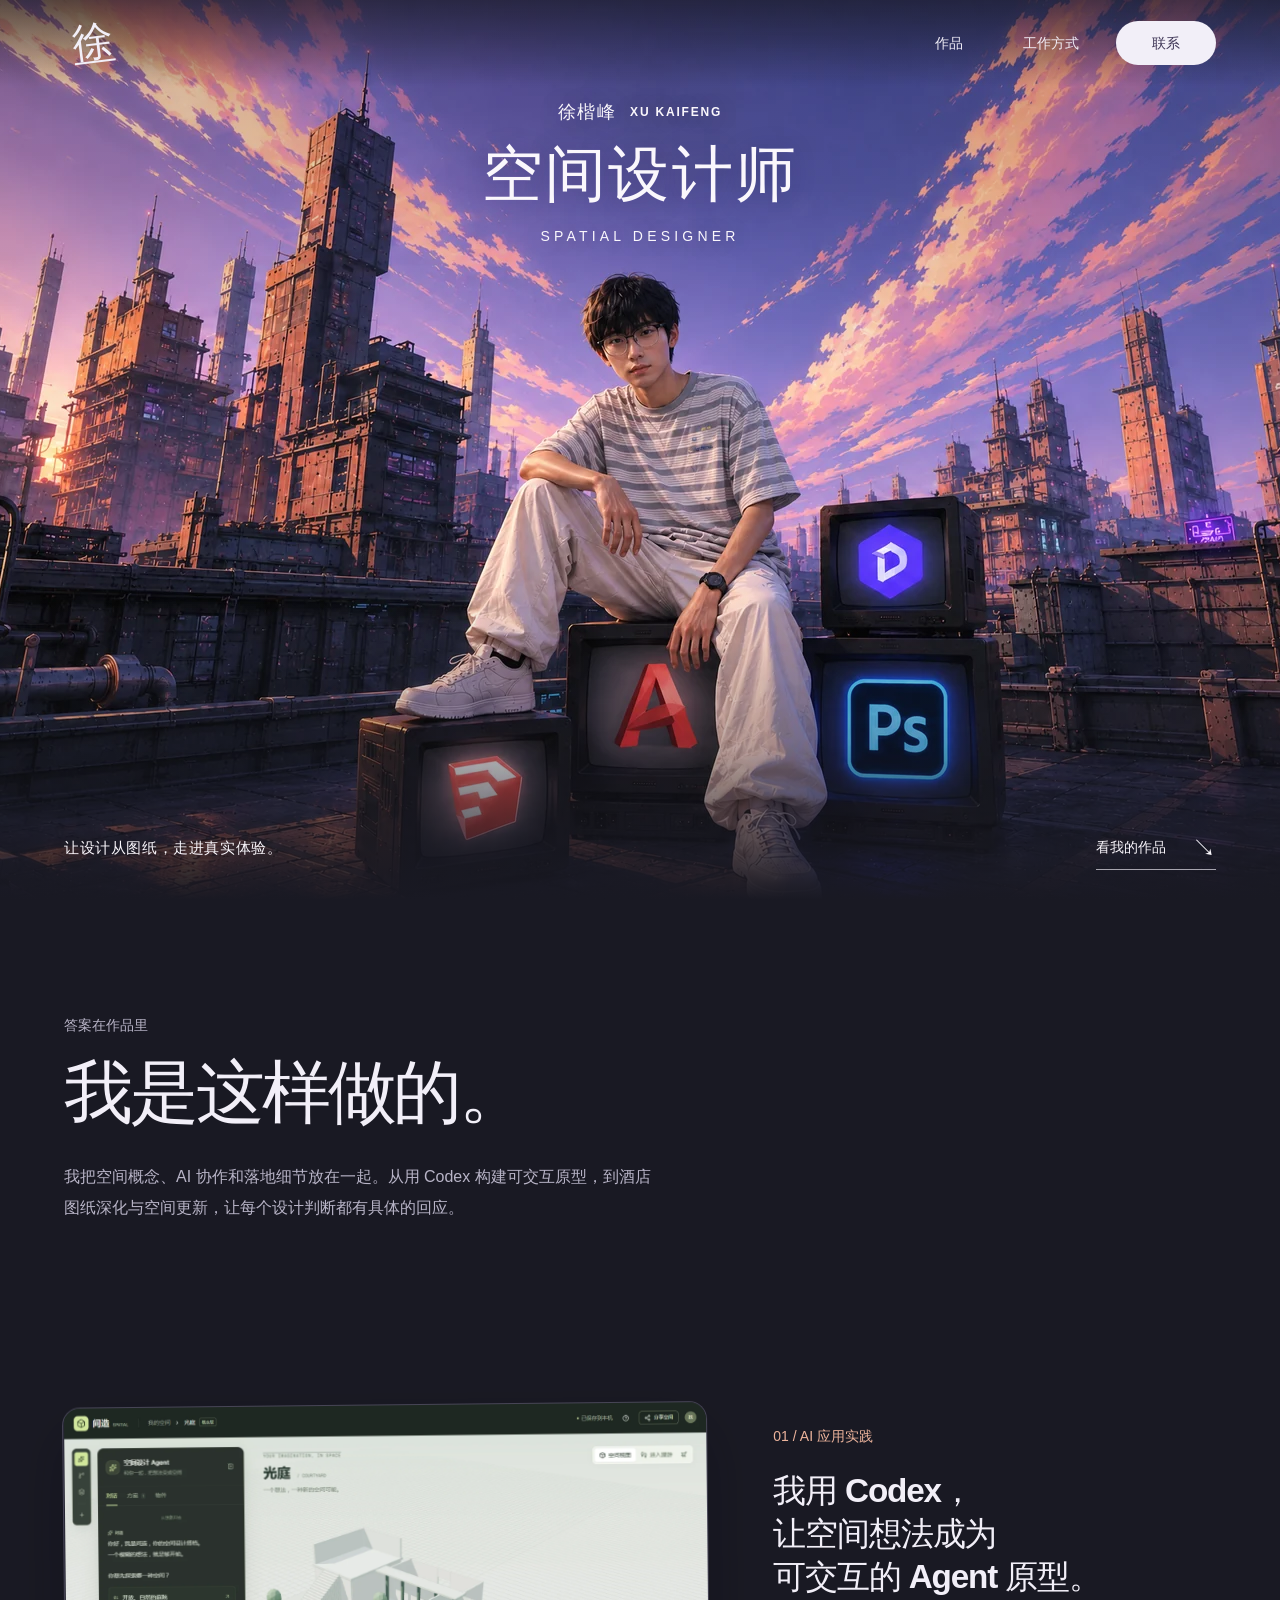
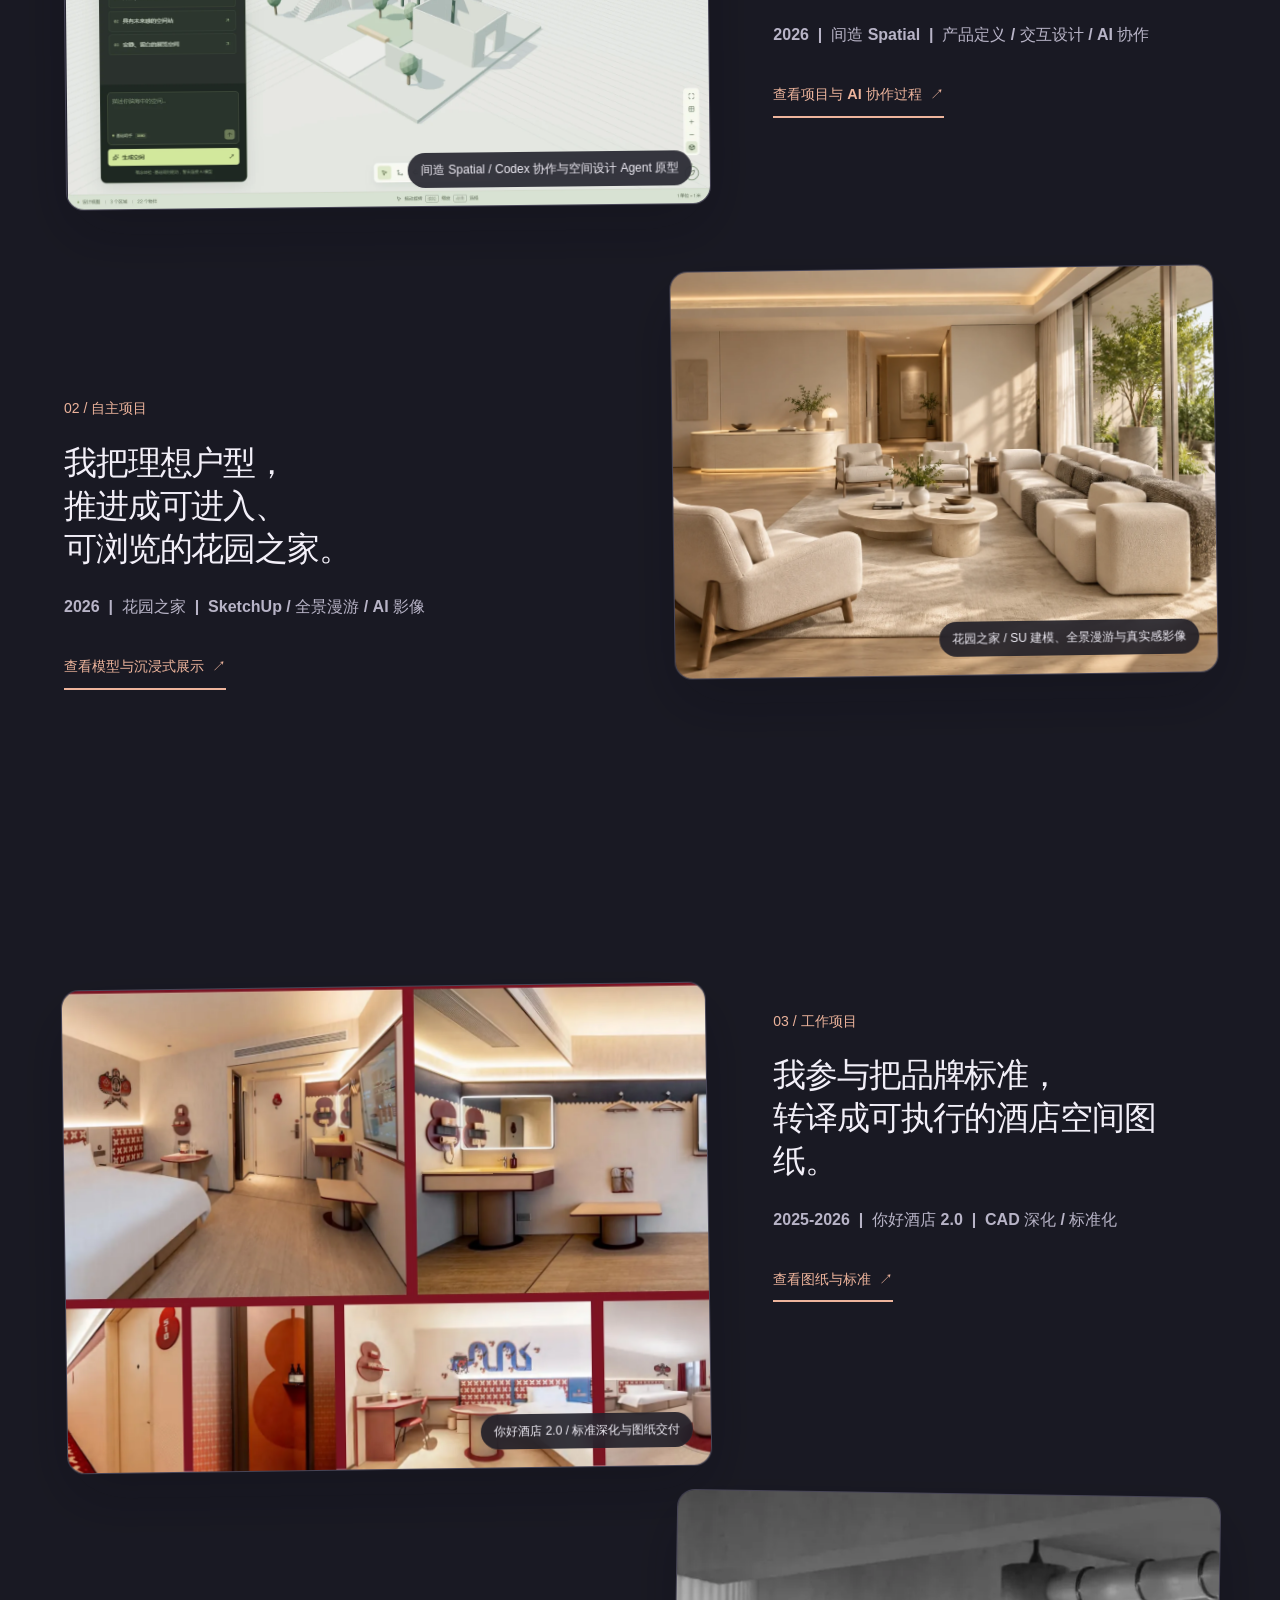
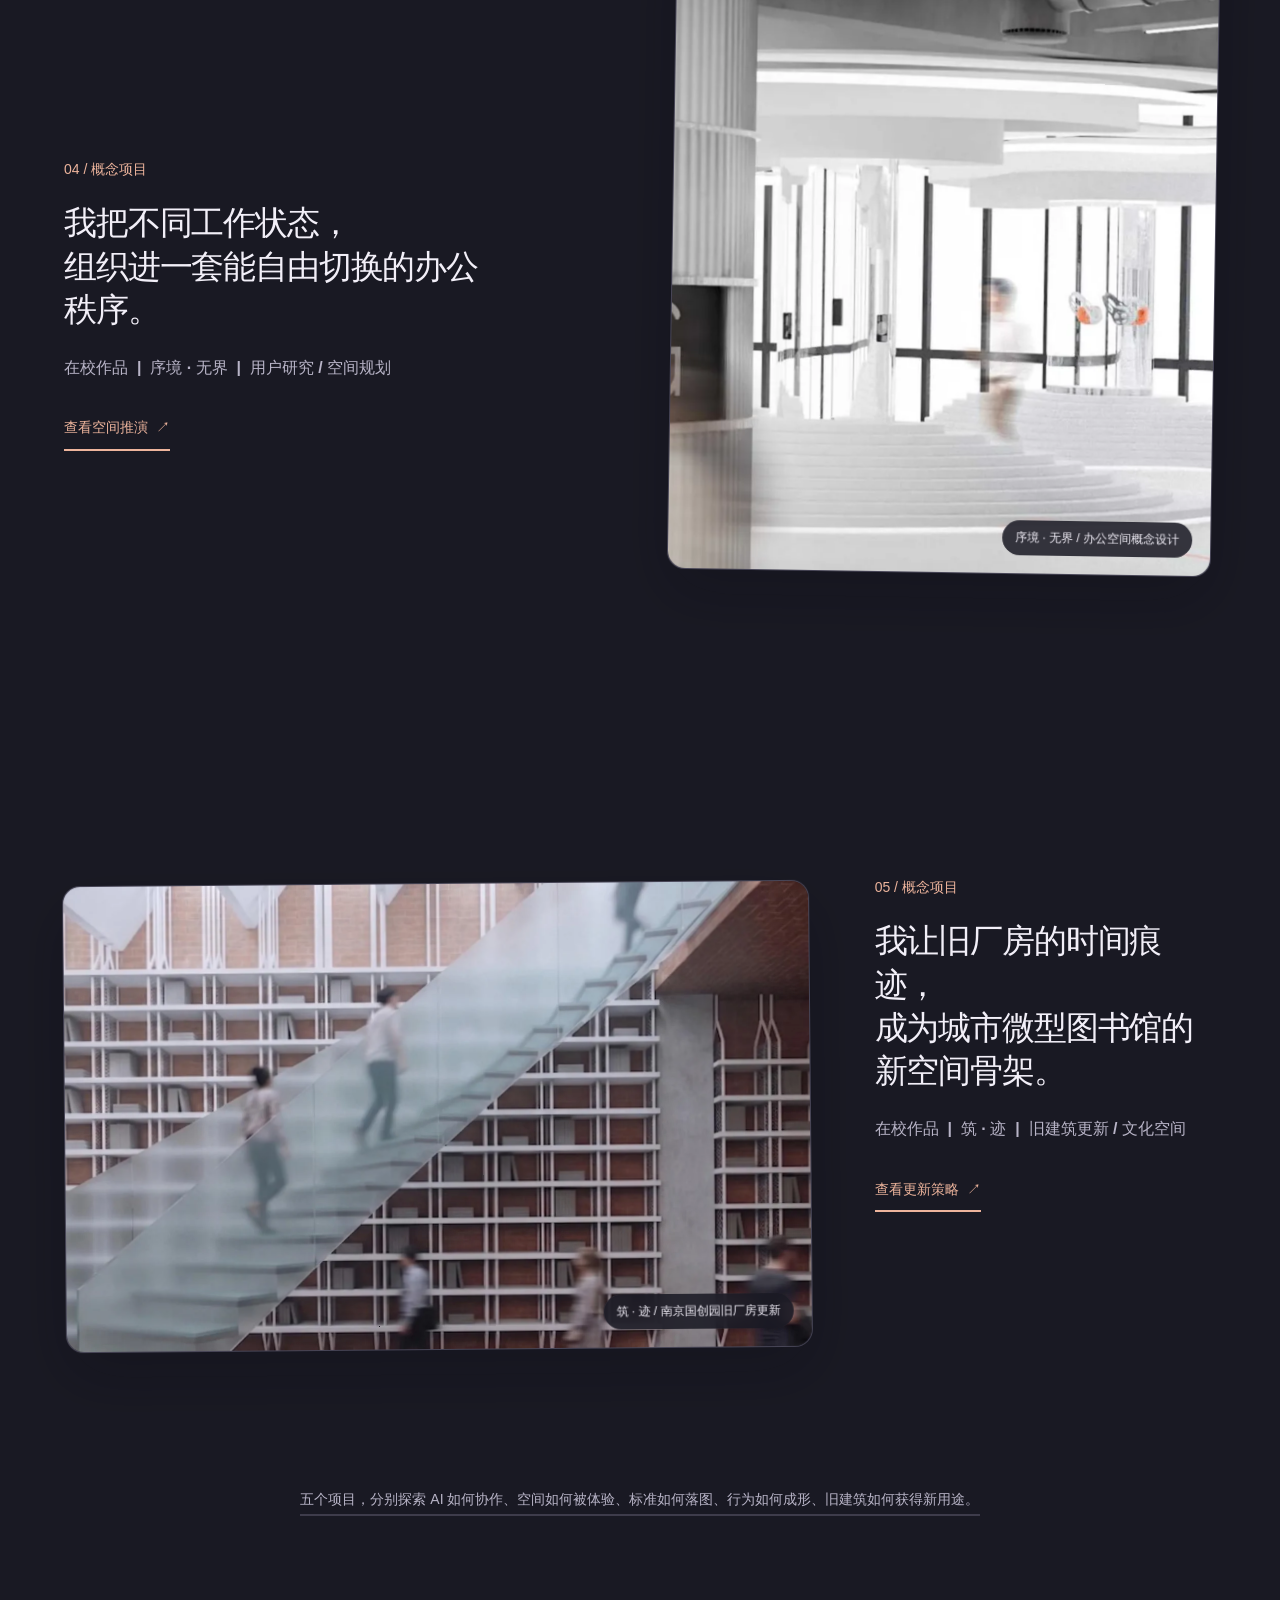
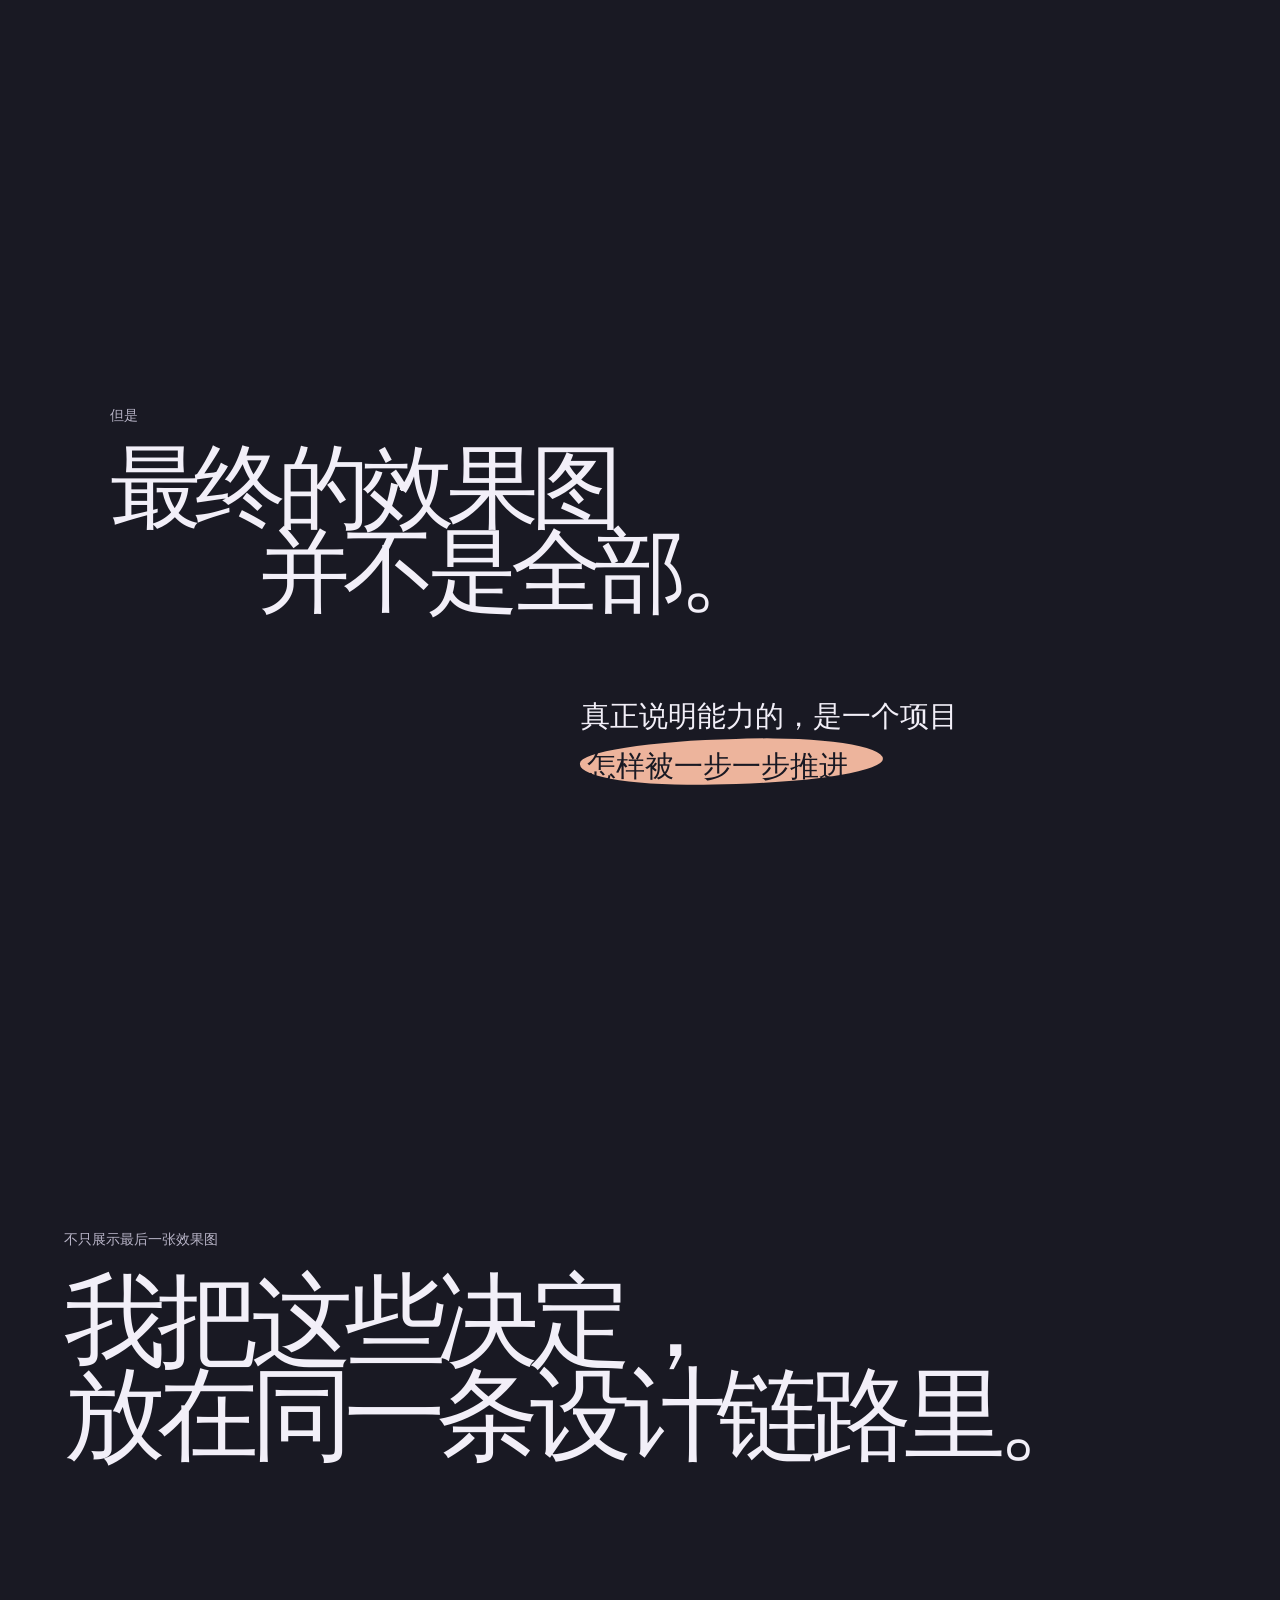
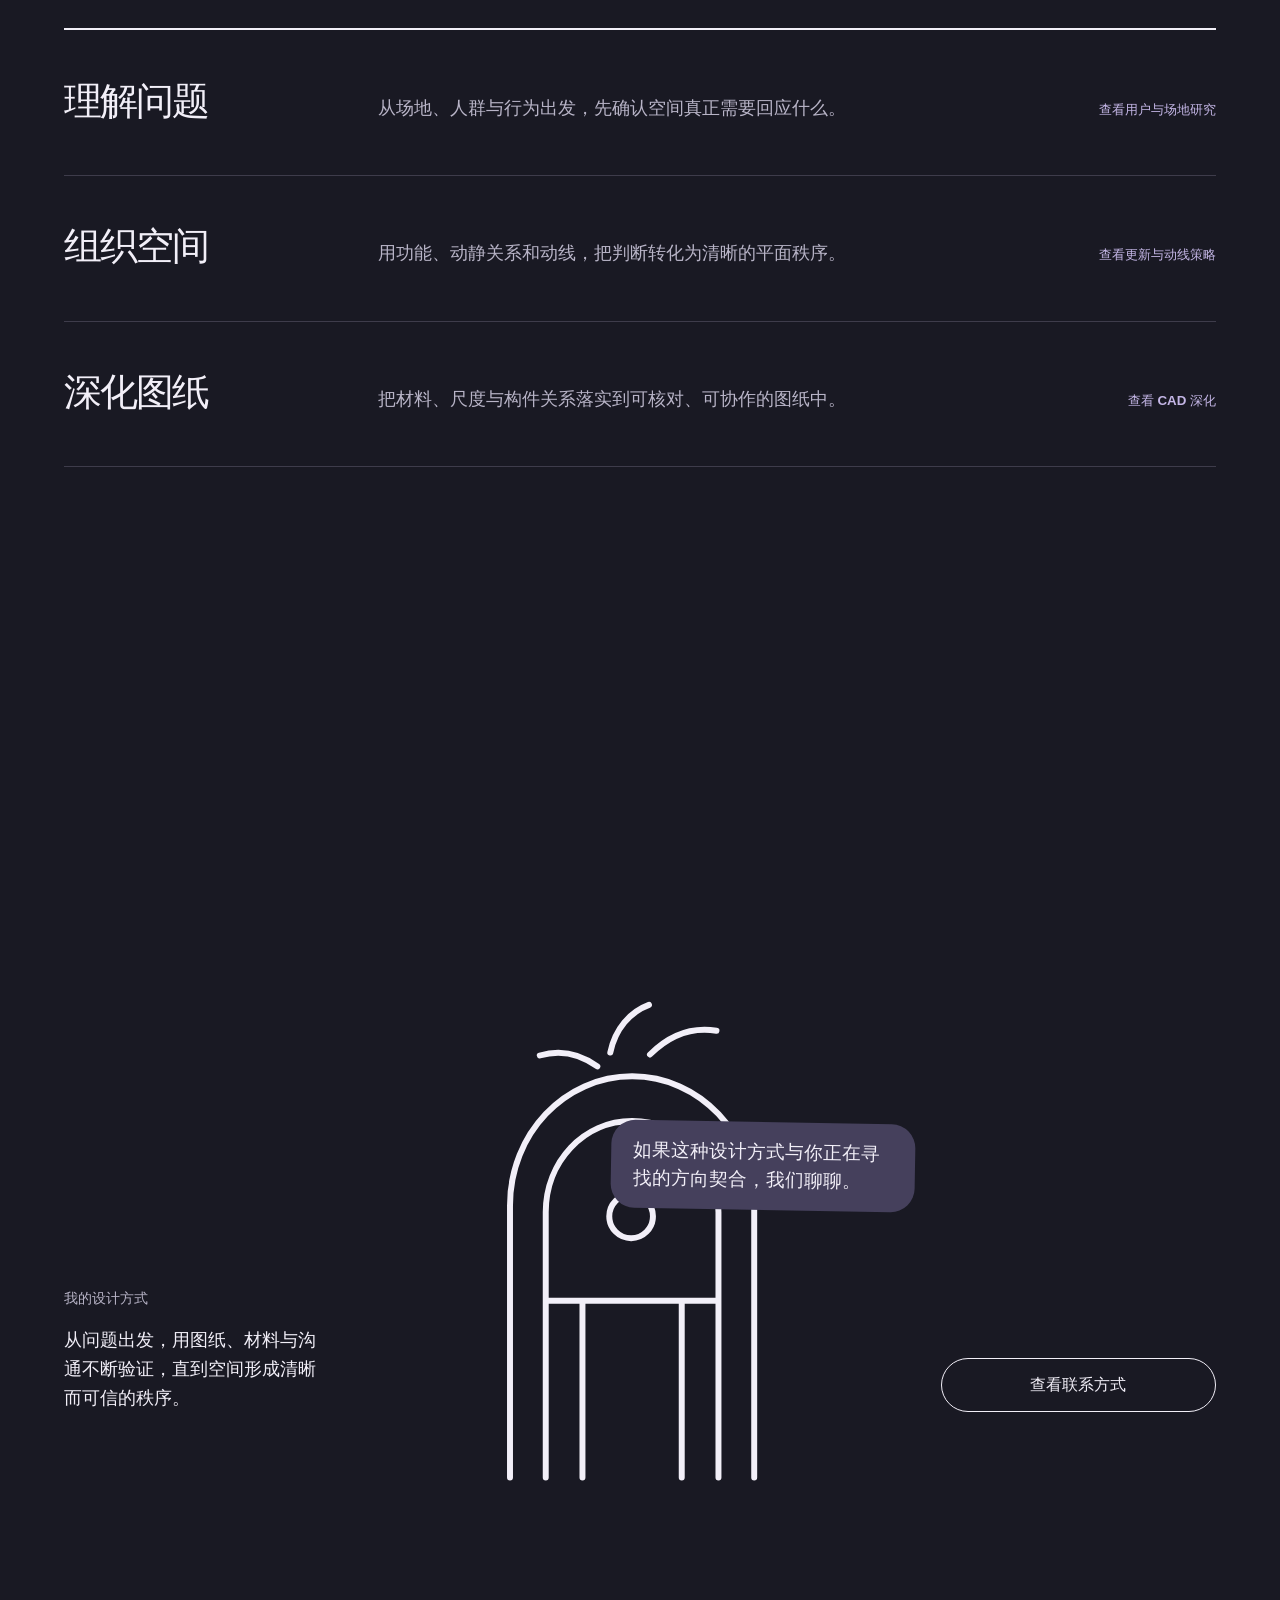
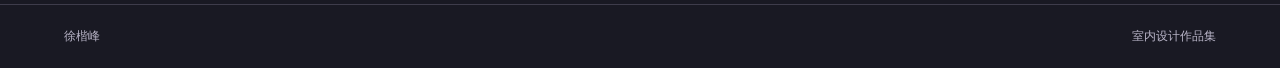
<file: index.html>
<!doctype html>
<html lang="zh-CN">
  <head>
    <meta charset="UTF-8" />
    <meta name="viewport" content="width=device-width, initial-scale=1" />
    <meta name="description" content="徐楷峰的室内设计作品集。用 AI 协作原型、酒店标准深化、办公空间与旧建筑更新项目，讲述设计如何从判断走向可体验的作品。" />
    <meta property="og:title" content="室内设计作品集 | 徐楷峰" />
    <meta property="og:description" content="从空间概念到 CAD 交付，一份以真实作品和过程说话的室内设计作品集。" />
    <meta property="og:image" content="https://xukf4412-ui.github.io/assets/images/projects/nihao/hero.webp" />
    <meta name="theme-color" content="#191923" />
    <title>室内设计作品集 | 徐楷峰</title>
    <link rel="canonical" href="https://xukf4412-ui.github.io/" />
    <link rel="icon" href="assets/favicon.svg" type="image/svg+xml" />
    <link rel="preload" as="image" href="assets/images/cover/portrait-city-1600.webp" media="(max-width: 640px)" fetchpriority="high" />
    <link rel="preload" as="image" href="assets/images/cover/portrait-city-2560.webp" imagesrcset="assets/images/cover/portrait-city-1600.webp 1600w, assets/images/cover/portrait-city-2560.webp 2560w" imagesizes="100vw" media="(min-width: 641px)" fetchpriority="high" />
    <link rel="stylesheet" href="styles.css?v=20260905-cover" />
    <link rel="stylesheet" href="assets/spatial-case.css?v=20260906-case" />
    <script type="module" src="scripts/site.mjs?v=20260905-cover"></script>
  </head>
  <body class="cover-page">
    <a class="skip-link" href="#main-content">跳到主要内容</a>

    <header class="site-header">
      <a class="wordmark" href="#top" aria-label="返回首页顶部">
        <span class="wordmark-glyph" aria-hidden="true">徐</span>
        <span class="sr-only">徐楷峰</span>
      </a>
      <nav class="site-nav" aria-label="主导航">
        <a href="#work">作品</a>
        <a href="#process">工作方式</a>
        <button class="nav-button nav-button-dark" type="button" aria-haspopup="dialog" data-contact-open>联系</button>
      </nav>
    </header>

    <main id="main-content">
      <section class="story-hero" id="top" data-story-chapter aria-labelledby="hero-title">
        <picture class="cover-art">
          <source media="(max-width: 640px)" srcset="assets/images/cover/portrait-city-1600.webp" />
          <img src="assets/images/cover/portrait-city-2560.webp" srcset="assets/images/cover/portrait-city-1600.webp 1600w, assets/images/cover/portrait-city-2560.webp 2560w" sizes="100vw" width="2560" height="1440" alt="徐楷峰坐在暮色城市天台，身旁的屏幕呈现设计软件标识" fetchpriority="high" />
        </picture>
        <div class="cover-heading">
          <p class="cover-name"><strong>徐楷峰</strong><span lang="en">XU KAIFENG</span></p>
          <h1 id="hero-title">空间设计师</h1>
          <p class="cover-discipline" lang="en">SPATIAL DESIGNER</p>
        </div>
        <div class="cover-footer">
          <p>让设计从图纸，走进真实体验。</p>
          <a class="cover-work-link" href="#work">看我的作品 <span aria-hidden="true">↘</span></a>
        </div>
      </section>

      <section class="work-story" id="work" data-story-chapter aria-labelledby="work-title">
        <header class="chapter-heading" data-reveal>
          <p class="hand-note">答案在作品里</p>
          <h2 id="work-title">我是这样做的。</h2>
          <p class="work-intro">我把空间概念、AI 协作和落地细节放在一起。从用 Codex 构建可交互原型，到酒店图纸深化与空间更新，让每个设计判断都有具体的回应。</p>
        </header>

        <article class="project-story project-story-feature project-story-agent" data-project-slug="spatial-agent" data-reveal>
          <a class="project-visual" href="spatial-agent-case.html" tabindex="-1" aria-hidden="true">
            <figure class="image-frame image-frame-wide" data-drift data-drift-speed="-0.025">
              <img src="assets/images/projects/spatial/overview.webp" width="1600" height="1000" alt="间造 Spatial 的真实运行界面，Agent 对话与三维庭院空间同屏呈现" loading="lazy" />
              <figcaption>间造 Spatial / Codex 协作与空间设计 Agent 原型</figcaption>
            </figure>
          </a>
          <div class="project-statement">
            <p class="project-number hand-note">01 / AI 应用实践</p>
            <h3>我用 Codex，<br />让空间想法成为<br />可交互的 Agent 原型。</h3>
            <p class="project-meta">2026&nbsp; | &nbsp;间造 Spatial&nbsp; | &nbsp;产品定义 / 交互设计 / AI 协作</p>
            <a class="story-link" href="spatial-agent-case.html">查看项目与 AI 协作过程 <span aria-hidden="true">↗</span></a>
          </div>
        </article>

        <article class="project-story project-story-office project-story-garden" data-project-slug="garden-apartment" data-reveal>
          <a class="project-visual" href="garden-apartment.html" tabindex="-1" aria-hidden="true">
            <figure class="image-frame image-frame-landscape" data-drift data-drift-speed="0.035">
              <img src="assets/images/projects/garden/living-room.webp" width="1672" height="941" alt="花园之家客厅与景观阳台效果" loading="lazy" />
              <figcaption>花园之家 / SU 建模、全景漫游与真实感影像</figcaption>
            </figure>
          </a>
          <div class="project-statement">
            <p class="project-number hand-note">02 / 自主项目</p>
            <h3>我把理想户型，<br />推进成可进入、<br />可浏览的花园之家。</h3>
            <p class="project-meta">2026&nbsp; | &nbsp;花园之家&nbsp; | &nbsp;SketchUp / 全景漫游 / AI 影像</p>
            <a class="story-link" href="garden-apartment.html">查看模型与沉浸式展示 <span aria-hidden="true">↗</span></a>
          </div>
        </article>

        <article class="project-story project-story-feature" data-project-slug="nihao-hotel-2" data-reveal>
          <a class="project-visual" href="nihao-hotel-2.html" tabindex="-1" aria-hidden="true">
            <figure class="image-frame image-frame-landscape" data-drift data-drift-speed="-0.055">
              <img src="assets/images/projects/nihao/hero.webp" width="2000" height="1042" alt="你好酒店客房多视角空间展示" loading="lazy" />
              <figcaption>你好酒店 2.0 / 标准深化与图纸交付</figcaption>
            </figure>
          </a>
          <div class="project-statement">
            <p class="project-number hand-note">03 / 工作项目</p>
            <h3>我参与把品牌标准，<br />转译成可执行的酒店空间图纸。</h3>
            <p class="project-meta">2025-2026&nbsp; | &nbsp;你好酒店 2.0&nbsp; | &nbsp;CAD 深化 / 标准化</p>
            <a class="story-link" href="nihao-hotel-2.html">查看图纸与标准 <span aria-hidden="true">↗</span></a>
          </div>
        </article>

        <article class="project-story project-story-office" data-project-slug="order-realm-office" data-reveal>
          <a class="project-visual" href="order-realm-office.html" tabindex="-1" aria-hidden="true">
            <figure class="image-frame image-frame-portrait" data-drift data-drift-speed="0.045">
              <img src="assets/images/projects/office/hero.webp" width="2000" height="912" alt="序境无界办公空间的白色接待与阶梯区域" loading="lazy" />
              <figcaption>序境 · 无界 / 办公空间概念设计</figcaption>
            </figure>
          </a>
          <div class="project-statement">
            <p class="project-number hand-note">04 / 概念项目</p>
            <h3>我把不同工作状态，<br />组织进一套能自由切换的办公秩序。</h3>
            <p class="project-meta">在校作品&nbsp; | &nbsp;序境 · 无界&nbsp; | &nbsp;用户研究 / 空间规划</p>
            <a class="story-link" href="order-realm-office.html">查看空间推演 <span aria-hidden="true">↗</span></a>
          </div>
        </article>

        <article class="project-story project-story-suite" data-project-slug="trace-adaptive-reuse" data-reveal>
          <a class="project-visual" href="trace-adaptive-reuse.html" tabindex="-1" aria-hidden="true">
            <figure class="image-frame image-frame-wide" data-drift data-drift-speed="-0.035">
              <img src="assets/images/projects/adaptive/hero.webp" width="2000" height="912" alt="筑迹微型图书馆的透明楼梯与连续书架" loading="lazy" />
              <figcaption>筑 · 迹 / 南京国创园旧厂房更新</figcaption>
            </figure>
          </a>
          <div class="project-statement">
            <p class="project-number hand-note">05 / 概念项目</p>
            <h3>我让旧厂房的时间痕迹，<br />成为城市微型图书馆的新空间骨架。</h3>
            <p class="project-meta">在校作品&nbsp; | &nbsp;筑 · 迹&nbsp; | &nbsp;旧建筑更新 / 文化空间</p>
            <a class="story-link" href="trace-adaptive-reuse.html">查看更新策略 <span aria-hidden="true">↗</span></a>
          </div>
        </article>

        <p class="work-more hand-note" data-reveal>五个项目，分别探索 AI 如何协作、空间如何被体验、标准如何落图、行为如何成形、旧建筑如何获得新用途。</p>
      </section>

      <section class="story-pivot" id="bridge" data-story-chapter aria-labelledby="pivot-title">
        <div class="pivot-copy">
          <p class="hand-note" data-reveal>但是</p>
          <h2 id="pivot-title">
            <span data-reveal>最终的效果图</span>
            <span data-reveal>并不是全部。</span>
          </h2>
          <p class="pivot-answer" data-reveal>
            真正说明能力的，是一个项目
            <span class="marker-word marker-clay" data-marker>怎样被一步一步推进。</span>
          </p>
        </div>
      </section>

      <section class="process-ending" id="process" data-story-chapter aria-labelledby="process-title">
        <header class="process-heading">
          <p class="hand-note" data-reveal>不只展示最后一张效果图</p>
          <h2 id="process-title" data-reveal><span>我把这些决定，</span><span>放在同一条设计链路里。</span></h2>
        </header>

        <div class="process-steps" aria-label="设计工作链路">
          <a class="process-step process-step-research" href="order-realm-office.html" data-reveal>
            <strong>理解问题</strong>
            <span>从场地、人群与行为出发，先确认空间真正需要回应什么。</span>
            <small>查看用户与场地研究</small>
          </a>
          <a class="process-step process-step-plan" href="trace-adaptive-reuse.html" data-reveal>
            <strong>组织空间</strong>
            <span>用功能、动静关系和动线，把判断转化为清晰的平面秩序。</span>
            <small>查看更新与动线策略</small>
          </a>
          <a class="process-step process-step-drawing" href="nihao-hotel-2.html" data-reveal>
            <strong>深化图纸</strong>
            <span>把材料、尺度与构件关系落实到可核对、可协作的图纸中。</span>
            <small>查看 CAD 深化</small>
          </a>
        </div>
      </section>

      <section class="contact-story" id="contact" data-story-chapter aria-labelledby="contact-title">
        <h2 class="sr-only" id="contact-title">联系</h2>
        <div class="contact-philosophy" data-reveal>
          <p class="hand-note">我的设计方式</p>
          <p>从问题出发，用图纸、材料与沟通不断验证，直到空间形成清晰而可信的秩序。</p>
        </div>

        <div class="contact-drawing" aria-hidden="true">
          <svg viewBox="0 0 520 540">
            <path d="M138 493V219c0-72 55-130 123-130s123 58 123 130v274" />
            <path d="M174 493V226c0-51 38-92 87-92s87 41 87 92v267M174 315h174M211 315v178M311 315v178" />
            <path d="M239 65c5-24 20-41 39-48M279 67c20-20 42-28 67-24M226 79c-18-13-38-17-58-11" />
            <circle cx="260" cy="230" r="22" />
          </svg>
          <span class="contact-bubble">如果这种设计方式与你正在寻找的方向契合，我们聊聊。</span>
        </div>

        <button class="contact-main-button" type="button" aria-haspopup="dialog" data-contact-open data-reveal>查看联系方式</button>
        <noscript>
          <p class="no-script-contact">电话：136 7024 2723 · 邮箱：xukf4412@gamil.com</p>
        </noscript>
      </section>
    </main>

    <footer class="site-footer">
      <p>徐楷峰</p>
      <p>室内设计作品集</p>
    </footer>

    <dialog class="contact-dialog" id="contact-dialog" role="dialog" aria-modal="true" aria-labelledby="dialog-title">
      <div class="dialog-inner">
        <button class="dialog-close" type="button" data-contact-close>关闭</button>
        <div class="dialog-copy">
          <p class="hand-note">联系</p>
          <h2 id="dialog-title">与我联系</h2>
          <p>如果你正在寻找愿意把空间判断继续推进到图纸细节的人，我们可以聊聊。</p>
        </div>
        <div class="wechat-contact">
          <img class="wechat-qr" src="assets/images/contact/wechat-qr.png" width="670" height="670" alt="徐楷峰的微信二维码" />
          <div class="wechat-contact-copy">
            <small>微信</small>
            <strong>扫码添加，备注“作品集”</strong>
          </div>
        </div>
        <div class="contact-details">
          <a href="tel:+8613670242723"><small>电话</small><span>136 7024 2723</span></a>
          <a href="mailto:xukf4412@gamil.com"><small>邮箱</small><span>xukf4412@gamil.com</span></a>
        </div>
      </div>
    </dialog>
  </body>
</html>
</file>
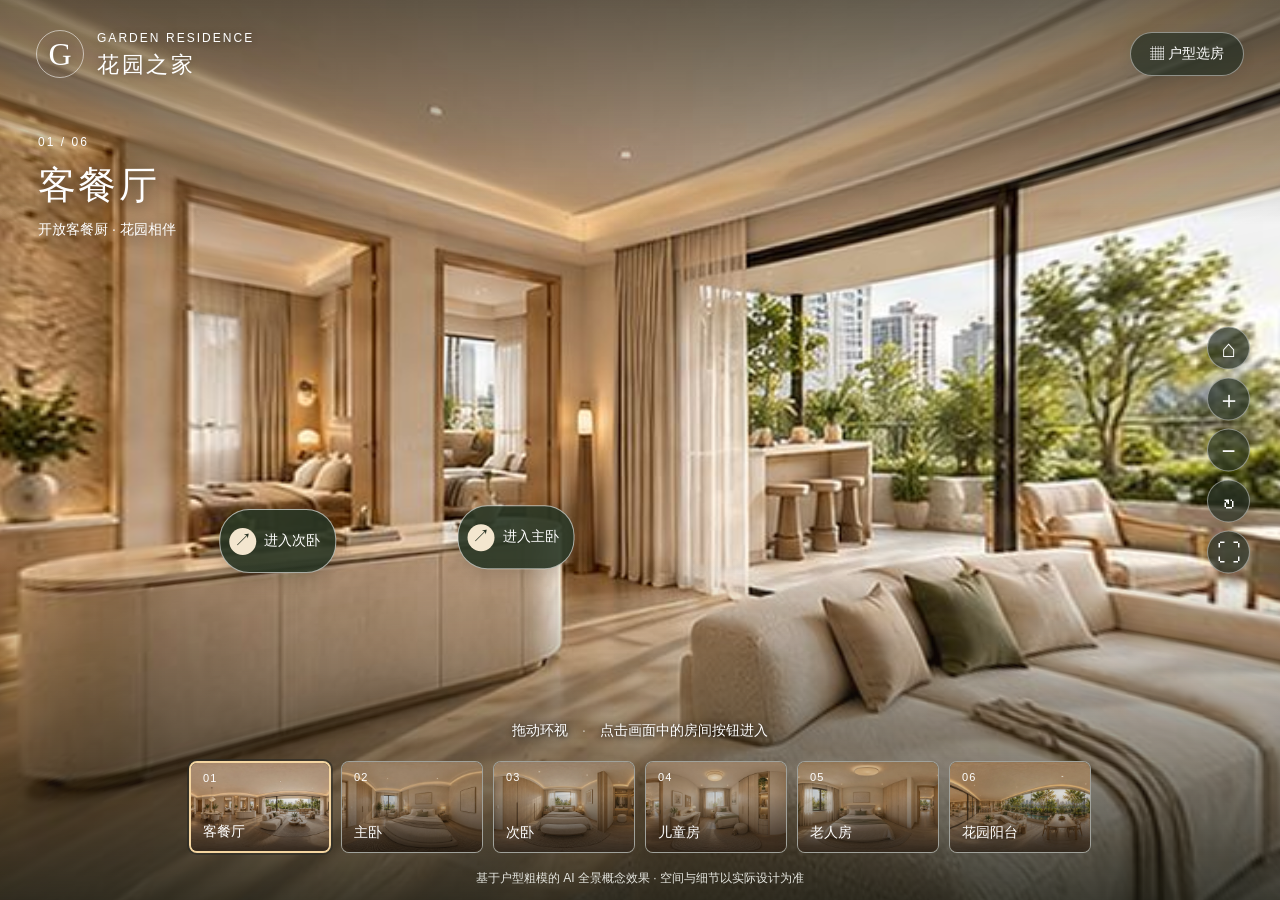
<file: garden-tour/index.html>
<!doctype html>
<html lang="zh-CN">
<head>
<meta charset="utf-8"><meta name="viewport" content="width=device-width, initial-scale=1, viewport-fit=cover">
<meta name="theme-color" content="#272c25"><meta name="description" content="花园户型全景漫游。拖动环视，点击热点或户型图切换客餐厅、卧室与花园阳台。">
<title>花园之家 · 全景漫游</title>
<link rel="stylesheet" href="vendor/pannellum.css"><link rel="stylesheet" href="tour.css">
<script defer src="vendor/pannellum.js"></script><script defer src="rooms.js"></script><script defer src="tour.js"></script>
</head>
<body>
<main id="tour" aria-label="花园之家全景漫游">
  <div id="panorama" tabindex="0" aria-label="房间全景，拖动或使用方向键环视"></div>
  <img id="fallback" hidden alt="当前房间全景效果图">
  <div class="shade" aria-hidden="true"></div>
  <header class="topbar"><div class="brand"><span class="brand-mark" aria-hidden="true">G</span><div><span class="eyebrow">GARDEN RESIDENCE</span><h1>花园之家</h1></div></div><button id="open-plan" class="pill" aria-haspopup="dialog">▦ <span>户型选房</span></button></header>
  <section class="room-caption" aria-label="当前房间"><span class="eyebrow" id="room-number">01 / 06</span><h2 id="room-title">客餐厅</h2><p id="room-detail">开放客餐厨 · 花园相伴</p></section>
  <div id="status" role="status" aria-live="polite">正在载入客餐厅…</div>
  <div id="error" role="alert" hidden></div>
  <div class="tools" aria-label="全景控制">
    <button id="home" aria-label="返回客餐厅" title="返回客餐厅">⌂</button>
    <button id="zoom-in" aria-label="放大全景" title="放大">＋</button>
    <button id="zoom-out" aria-label="缩小全景" title="缩小">−</button>
    <button id="rotate" aria-label="自动环视" aria-pressed="false" title="自动环视">↻</button>
    <button id="fullscreen" aria-label="进入全屏" title="全屏">⛶</button>
  </div>
  <footer class="bottom"><p class="hint">拖动环视 <span>·</span> 点击画面中的房间按钮进入</p><nav id="rooms" aria-label="切换房间"></nav><p class="note">基于户型粗模的 AI 全景概念效果 · 空间与细节以实际设计为准</p></footer>
</main>
<dialog id="plan-dialog" aria-labelledby="plan-title"><div class="dialog-head"><div><span class="eyebrow">EXPLORE THE PLAN</span><h2 id="plan-title">选择一个房间</h2></div><button id="close-plan" class="close" aria-label="关闭户型图">×</button></div><div class="plan-wrap"><img src="assets/plan.png" alt="四卧室户型图，右侧为长条景观阳台"><div id="plan-points"></div></div><p class="dialog-note">点击房间名称，直接进入全景。</p></dialog>
</body></html>
</file>
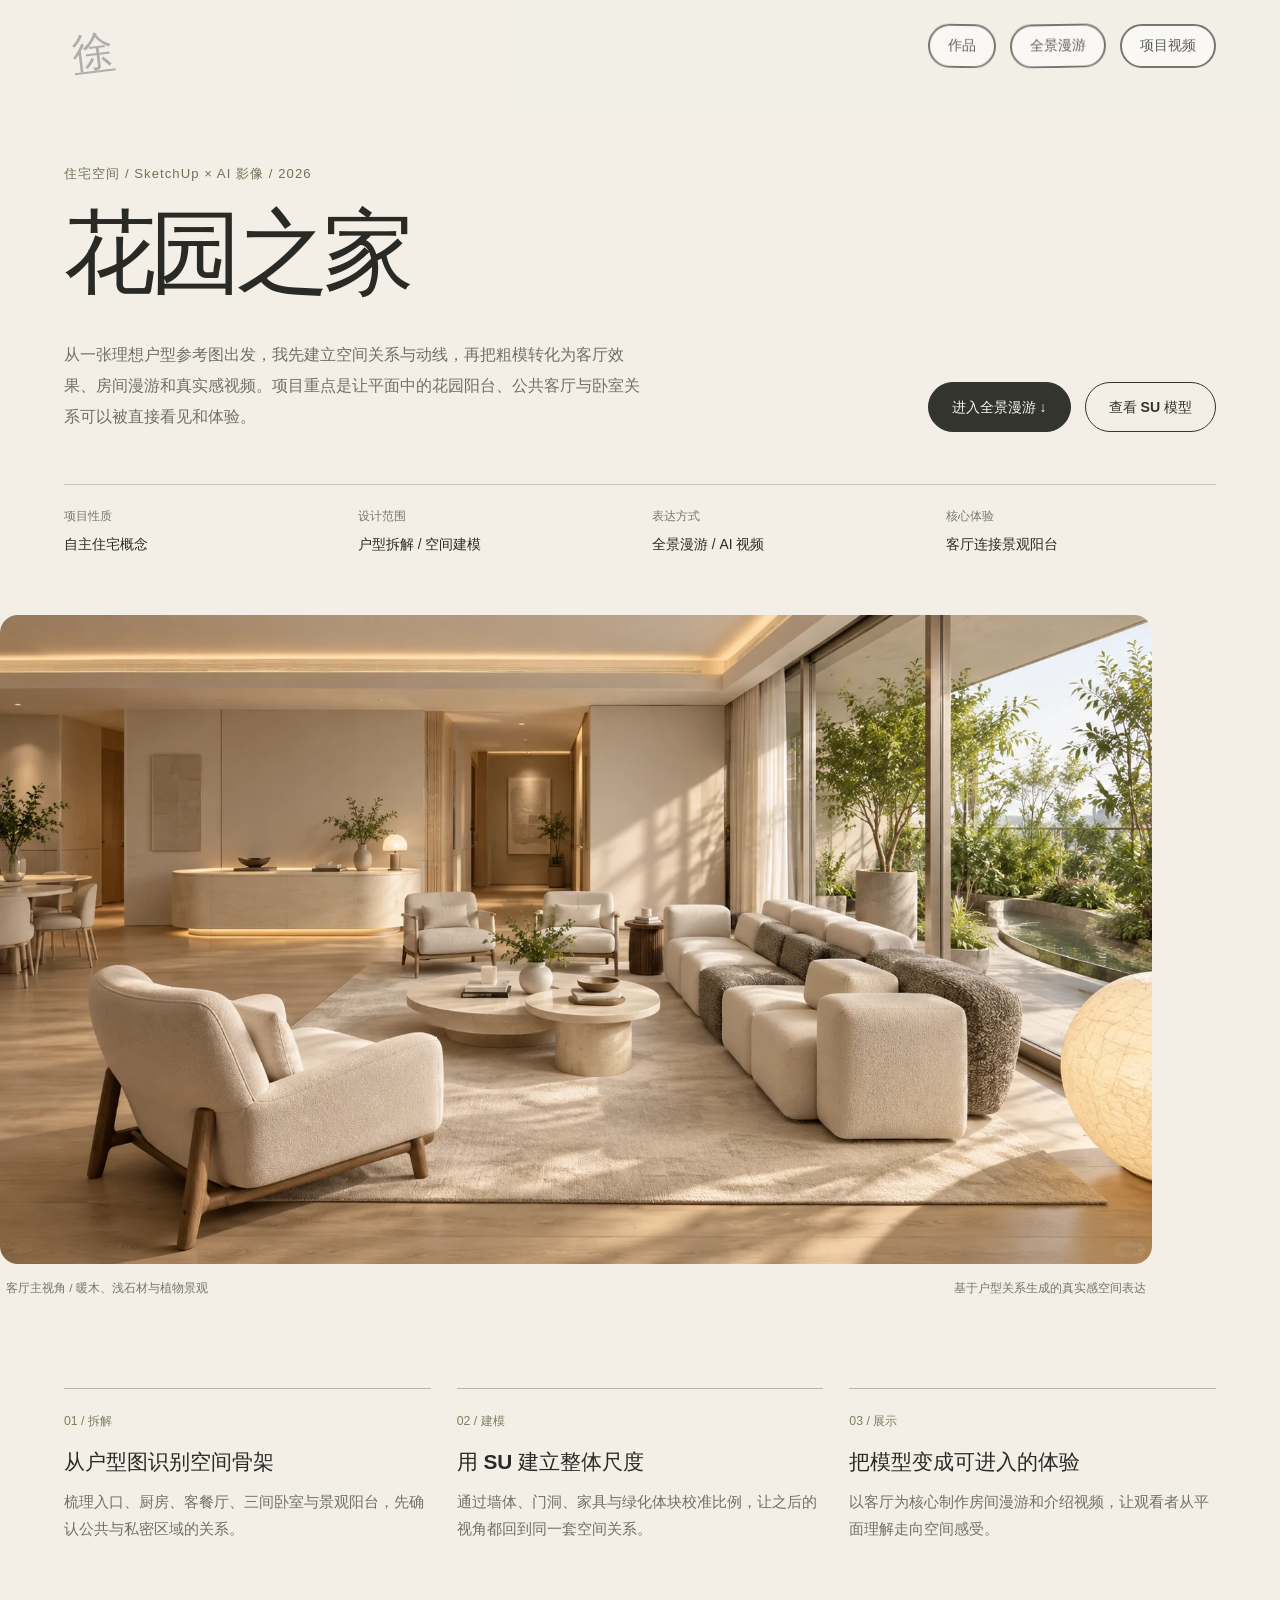
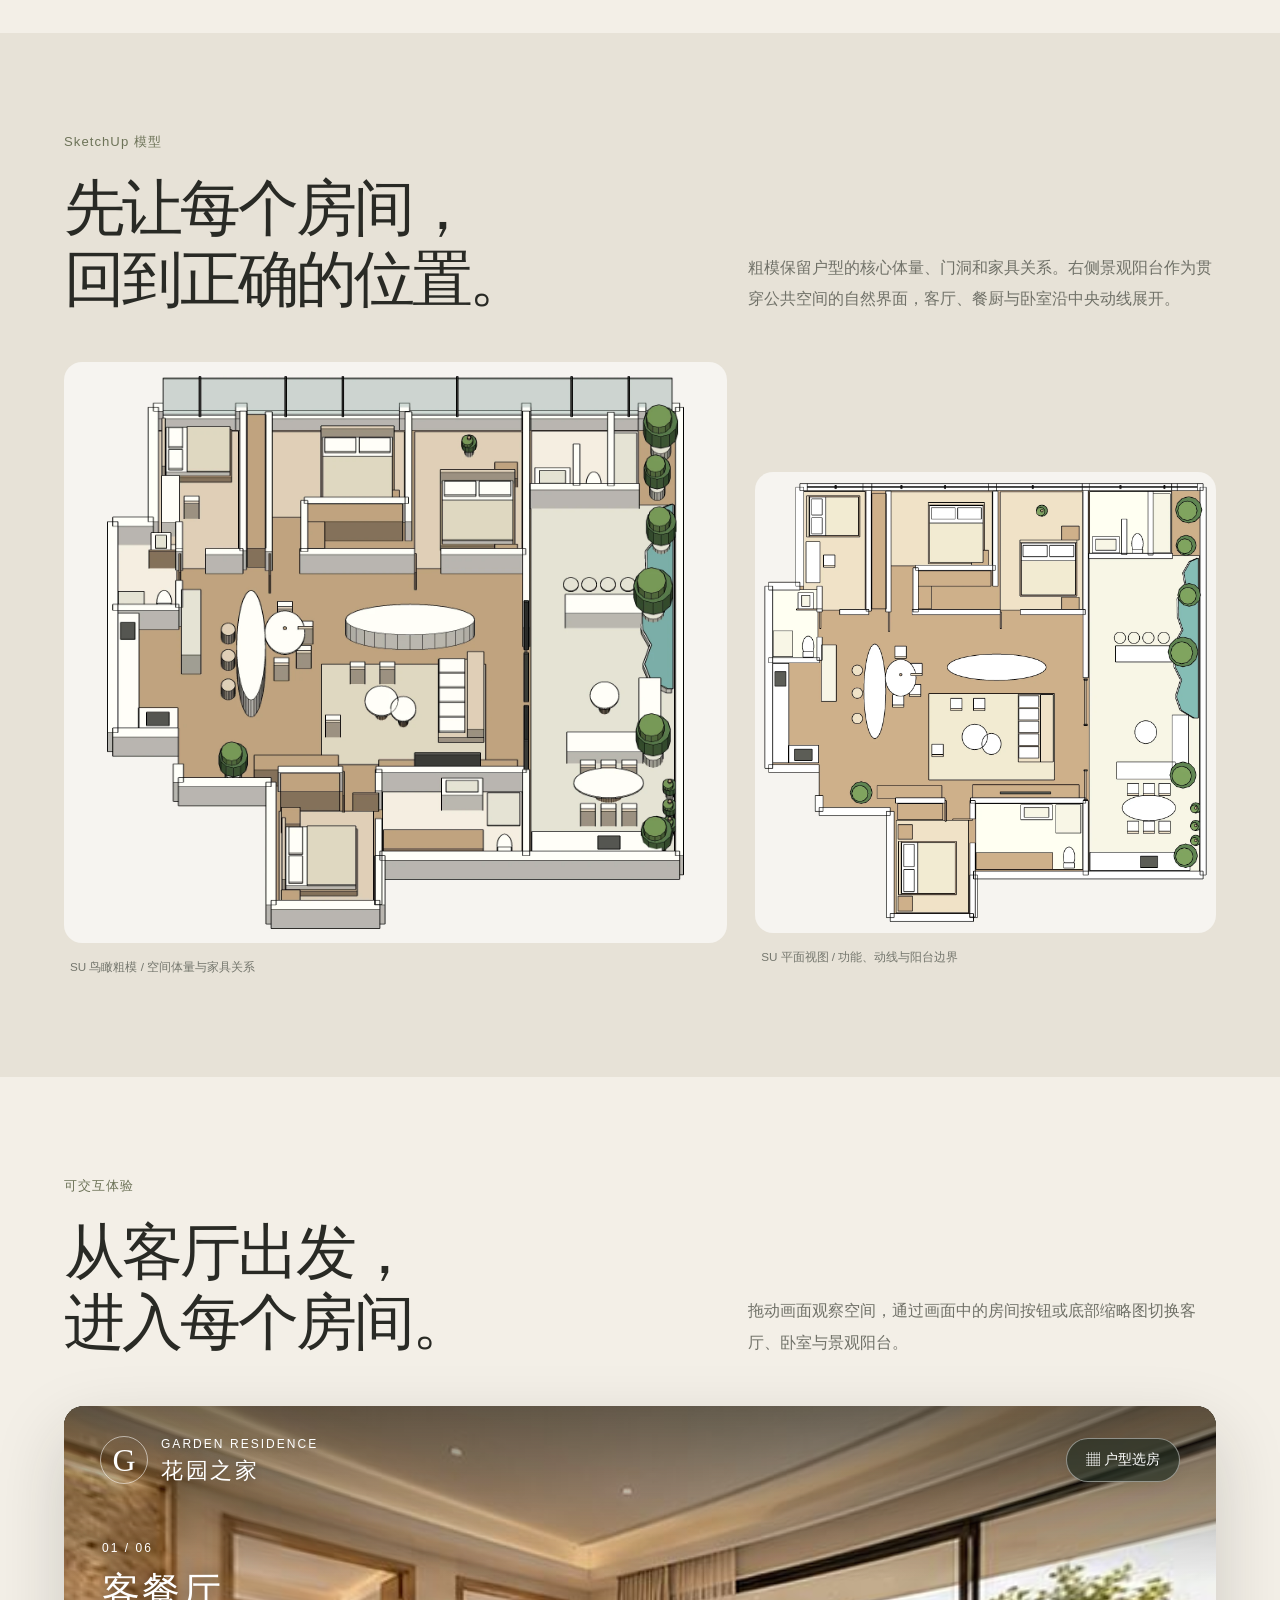
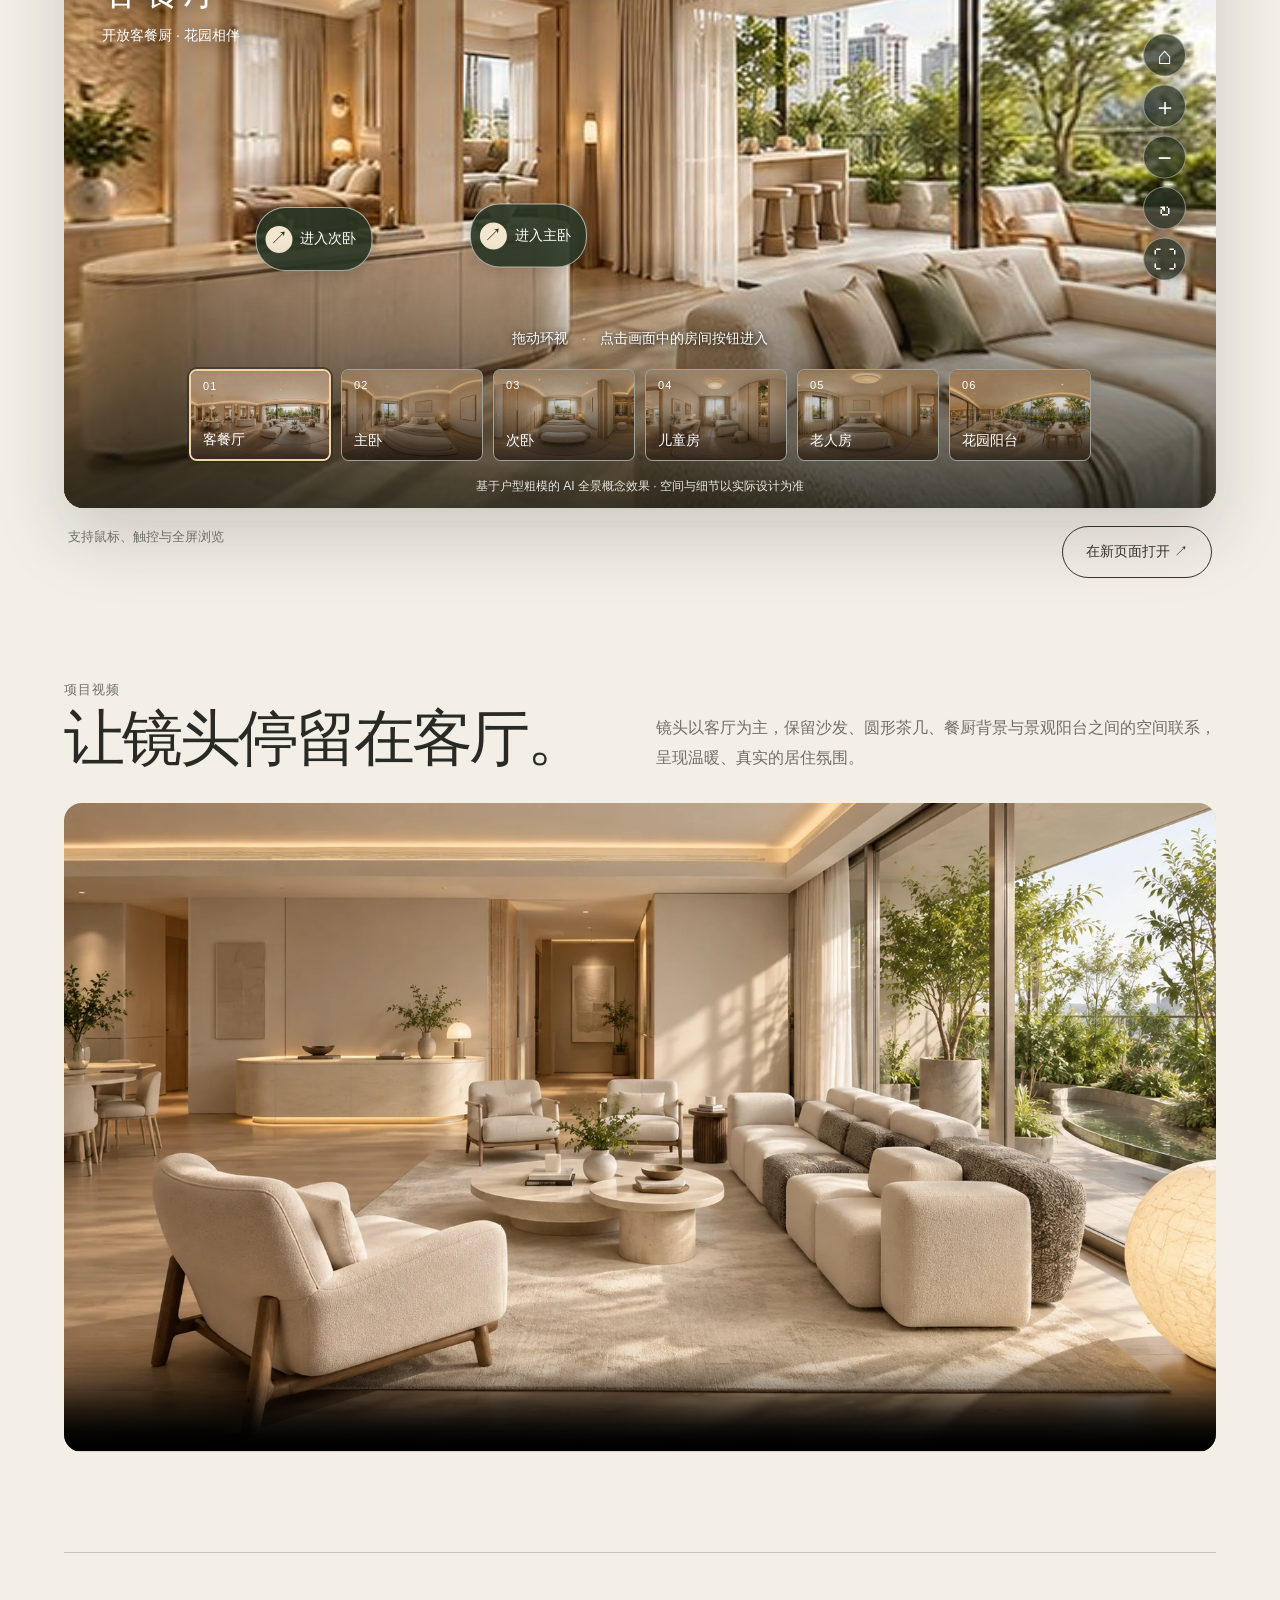
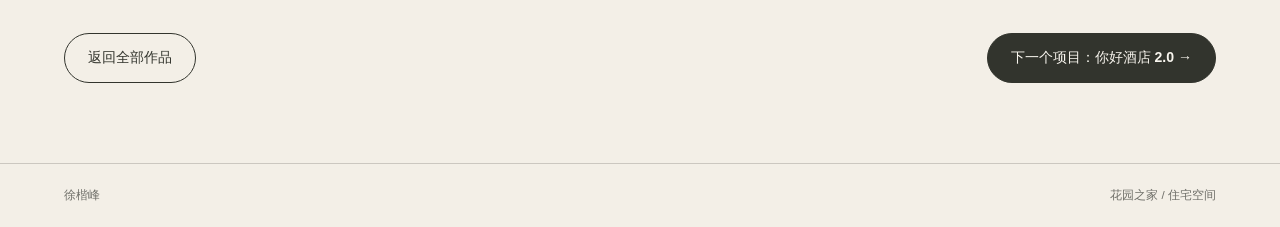
<file: garden-apartment.html>
<!doctype html>
<html lang="zh-CN">
<head>
  <meta charset="UTF-8" />
  <meta name="viewport" content="width=device-width, initial-scale=1" />
  <title>花园之家｜住宅户型、SU 模型与全景漫游｜徐楷峰</title>
  <meta name="description" content="花园之家住宅设计：从参考户型到 SketchUp 模型、真实感客厅、可交互房间漫游与项目介绍视频。" />
  <meta property="og:type" content="article" />
  <meta property="og:title" content="花园之家｜从户型图到沉浸式空间展示" />
  <meta property="og:description" content="查看花园之家住宅项目的户型拆解、SU 模型、房间漫游与真实感视频。" />
  <meta property="og:image" content="https://xukf4412-ui.github.io/assets/images/projects/garden/living-room.webp" />
  <meta property="og:url" content="https://xukf4412-ui.github.io/garden-apartment.html" />
  <meta name="theme-color" content="#f3efe7" />
  <link rel="canonical" href="https://xukf4412-ui.github.io/garden-apartment.html" />
  <link rel="icon" href="assets/favicon.svg" type="image/svg+xml" />
  <link rel="stylesheet" href="styles.css?v=20260910-garden" />
  <link rel="stylesheet" href="assets/garden-case.css?v=20260910-garden" />
  <script type="module" src="scripts/site.mjs?v=20260905-cover"></script>
</head>
<body class="garden-case-page">
  <a class="skip-link" href="#case-main">跳到项目内容</a>
  <header class="site-header">
    <a class="wordmark" href="index.html" aria-label="返回首页"><span class="wordmark-glyph" aria-hidden="true">徐</span><span class="sr-only">徐楷峰</span></a>
    <nav class="site-nav" aria-label="项目导航"><a href="index.html#work">作品</a><a href="#tour">全景漫游</a><a href="#video">项目视频</a></nav>
  </header>

  <main id="case-main">
    <section class="garden-hero garden-wrap" aria-labelledby="case-title">
      <p class="garden-eyebrow">住宅空间 / SketchUp × AI 影像 / 2026</p>
      <h1 id="case-title">花园之家</h1>
      <div class="garden-intro">
        <p>从一张理想户型参考图出发，我先建立空间关系与动线，再把粗模转化为客厅效果、房间漫游和真实感视频。项目重点是让平面中的花园阳台、公共客厅与卧室关系可以被直接看见和体验。</p>
        <div class="garden-actions"><a class="garden-button" href="#tour">进入全景漫游 ↓</a><a class="garden-button garden-button-secondary" href="#model">查看 SU 模型</a></div>
      </div>
      <dl class="garden-facts"><div><dt>项目性质</dt><dd>自主住宅概念</dd></div><div><dt>设计范围</dt><dd>户型拆解 / 空间建模</dd></div><div><dt>表达方式</dt><dd>全景漫游 / AI 视频</dd></div><div><dt>核心体验</dt><dd>客厅连接景观阳台</dd></div></dl>
    </section>

    <figure class="garden-wrap garden-figure"><img src="assets/images/projects/garden/living-room.webp" width="1672" height="941" alt="花园之家客厅、餐厨与景观阳台的连续空间" fetchpriority="high" /><figcaption><span>客厅主视角 / 暖木、浅石材与植物景观</span><span>基于户型关系生成的真实感空间表达</span></figcaption></figure>

    <section class="garden-wrap garden-story" aria-label="项目过程">
      <article><span>01 / 拆解</span><h2>从户型图识别空间骨架</h2><p>梳理入口、厨房、客餐厅、三间卧室与景观阳台，先确认公共与私密区域的关系。</p></article>
      <article><span>02 / 建模</span><h2>用 SU 建立整体尺度</h2><p>通过墙体、门洞、家具与绿化体块校准比例，让之后的视角都回到同一套空间关系。</p></article>
      <article><span>03 / 展示</span><h2>把模型变成可进入的体验</h2><p>以客厅为核心制作房间漫游和介绍视频，让观看者从平面理解走向空间感受。</p></article>
    </section>

    <section class="garden-model" id="model"><div class="garden-wrap garden-section">
      <div class="garden-section-heading"><div><p class="garden-eyebrow">SketchUp 模型</p><h2>先让每个房间，<br />回到正确的位置。</h2></div><p>粗模保留户型的核心体量、门洞和家具关系。右侧景观阳台作为贯穿公共空间的自然界面，客厅、餐厨与卧室沿中央动线展开。</p></div>
      <div class="garden-model-grid"><figure class="garden-figure"><img src="assets/images/projects/garden/model-perspective.webp" width="1600" height="1400" alt="花园之家 SketchUp 鸟瞰模型" loading="lazy" /><figcaption>SU 鸟瞰粗模 / 空间体量与家具关系</figcaption></figure><figure class="garden-figure"><img src="assets/images/projects/garden/model-plan.webp" width="1500" height="1500" alt="花园之家 SketchUp 平面模型" loading="lazy" /><figcaption>SU 平面视图 / 功能、动线与阳台边界</figcaption></figure></div>
    </div></section>

    <section class="garden-wrap garden-section" id="tour" aria-labelledby="tour-title">
      <div class="garden-section-heading"><div><p class="garden-eyebrow">可交互体验</p><h2 id="tour-title">从客厅出发，<br />进入每个房间。</h2></div><p>拖动画面观察空间，通过画面中的房间按钮或底部缩略图切换客厅、卧室与景观阳台。</p></div>
      <div class="garden-tour-shell"><iframe src="garden-tour/index.html#living" title="花园之家全景漫游" loading="lazy" allowfullscreen></iframe></div>
      <p class="garden-tour-note"><span>支持鼠标、触控与全屏浏览</span><a class="garden-button garden-button-secondary" href="garden-tour/index.html#living" target="_blank" rel="noopener">在新页面打开 ↗</a></p>
    </section>

    <section class="garden-wrap garden-section garden-video" id="video" aria-labelledby="video-title">
      <div class="garden-video-copy"><div><p class="garden-eyebrow">项目视频</p><h2 id="video-title">让镜头停留在客厅。</h2></div><p>镜头以客厅为主，保留沙发、圆形茶几、餐厨背景与景观阳台之间的空间联系，呈现温暖、真实的居住氛围。</p></div>
      <video controls playsinline preload="metadata" poster="assets/images/projects/garden/living-room.webp"><source src="assets/video/garden-living-room.mp4" type="video/mp4" />你的浏览器暂不支持视频播放。</video>
    </section>

    <section class="garden-wrap garden-footer"><a class="garden-button garden-button-secondary" href="index.html#work">返回全部作品</a><a class="garden-button" href="nihao-hotel-2.html">下一个项目：你好酒店 2.0 →</a></section>
  </main>
  <footer class="site-footer"><p>徐楷峰</p><p>花园之家 / 住宅空间</p></footer>
</body>
</html>
</file>
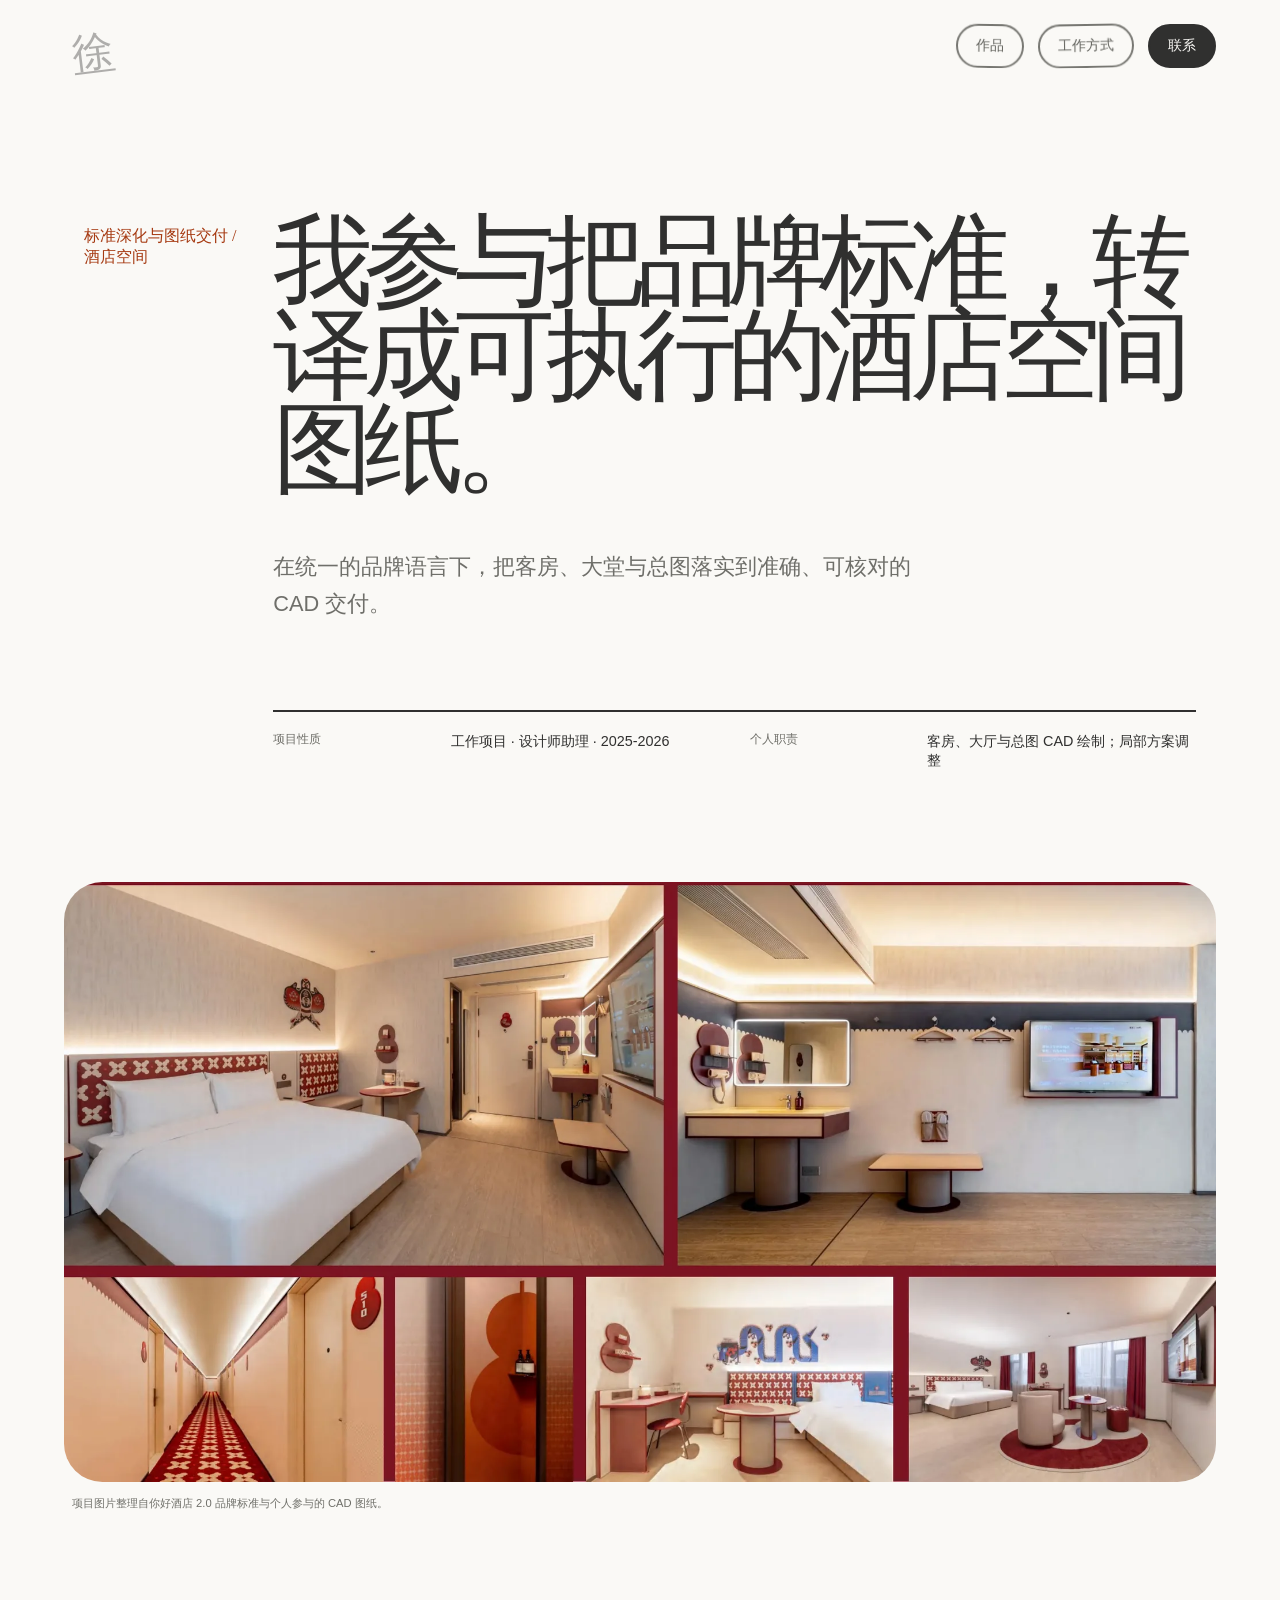
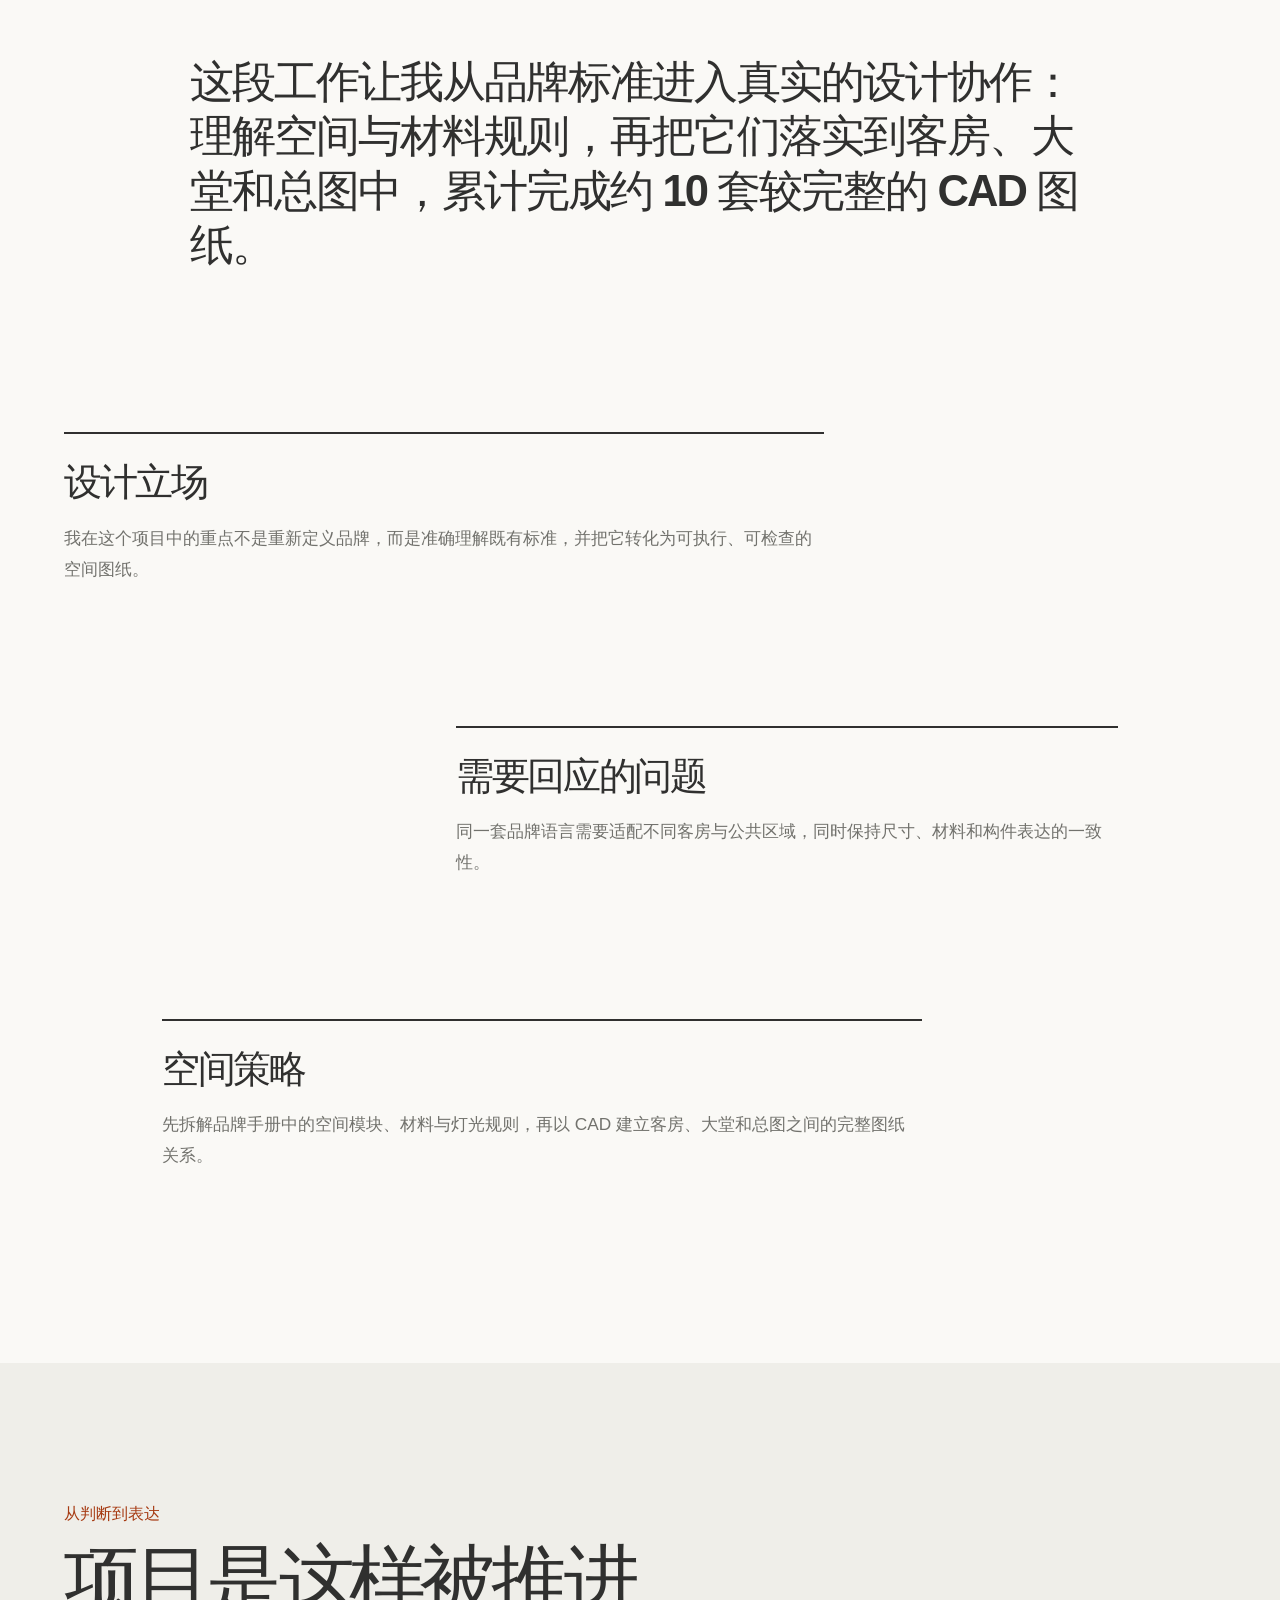
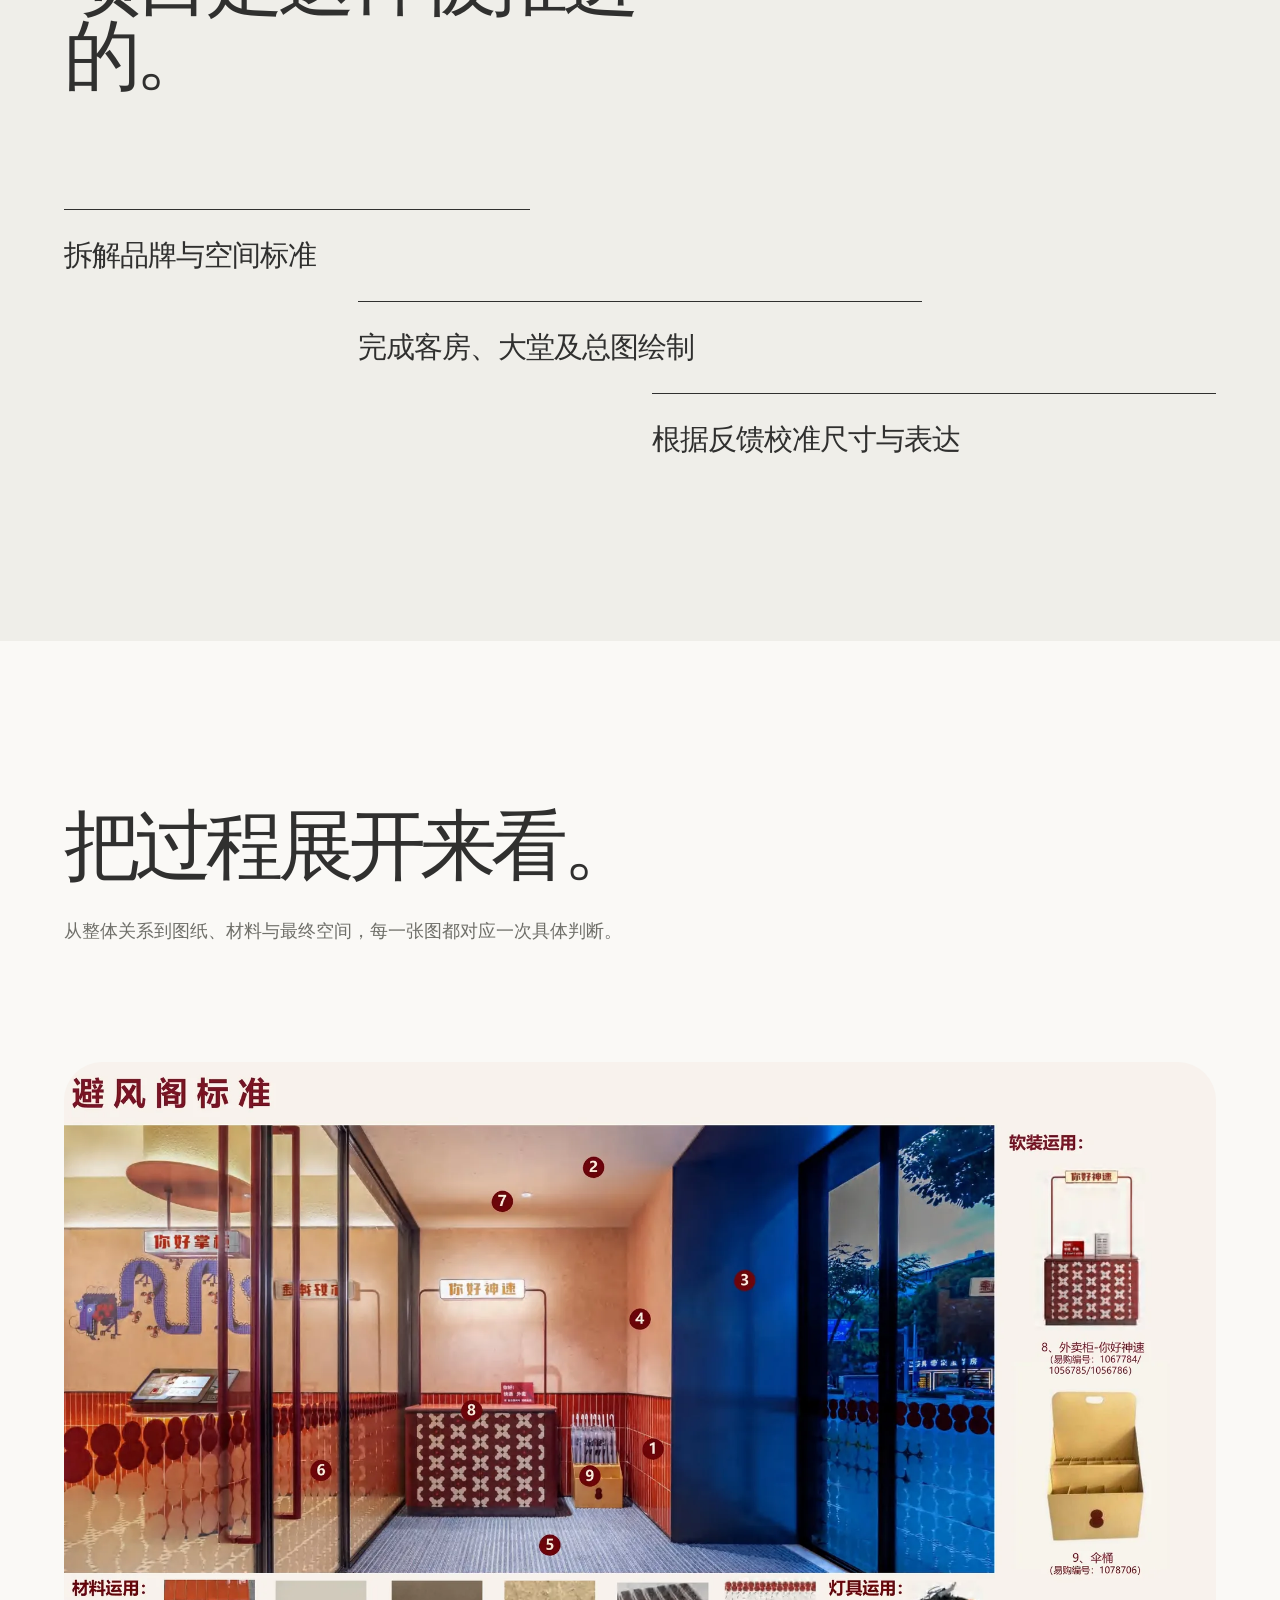
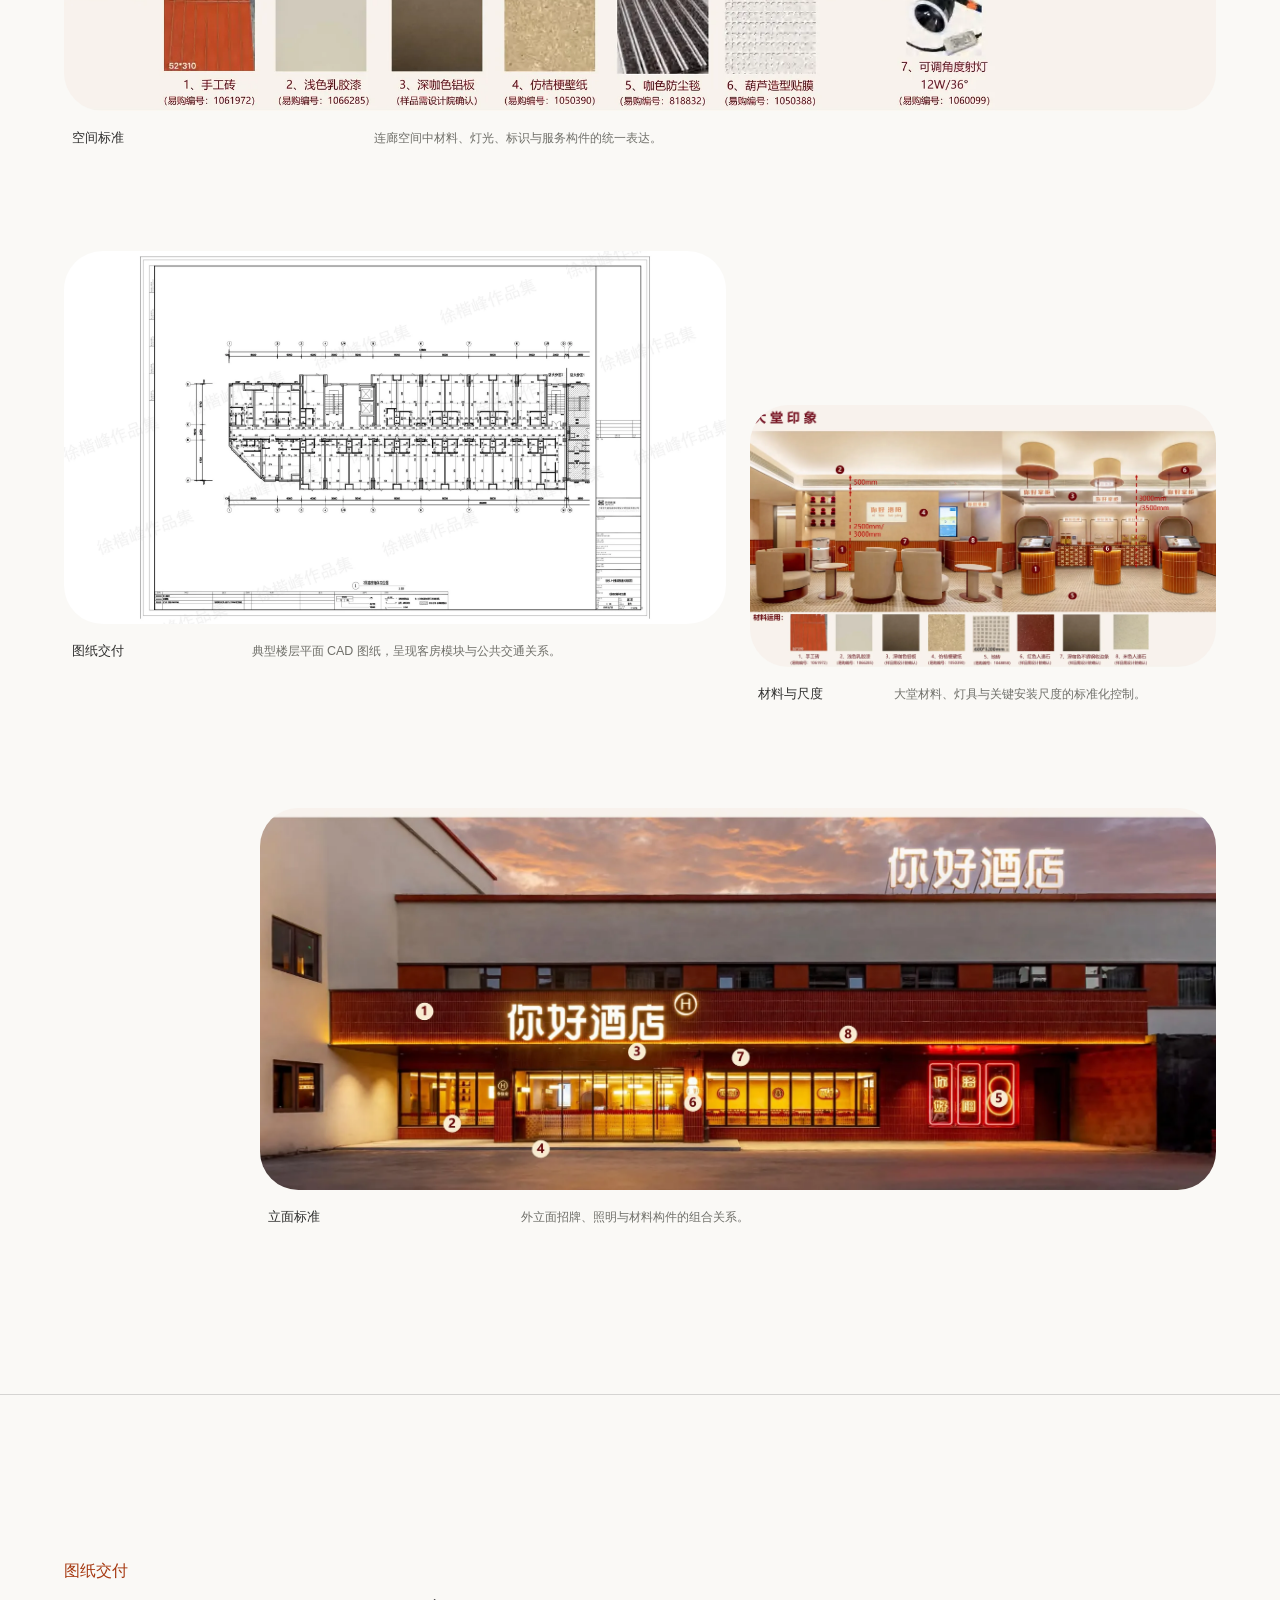
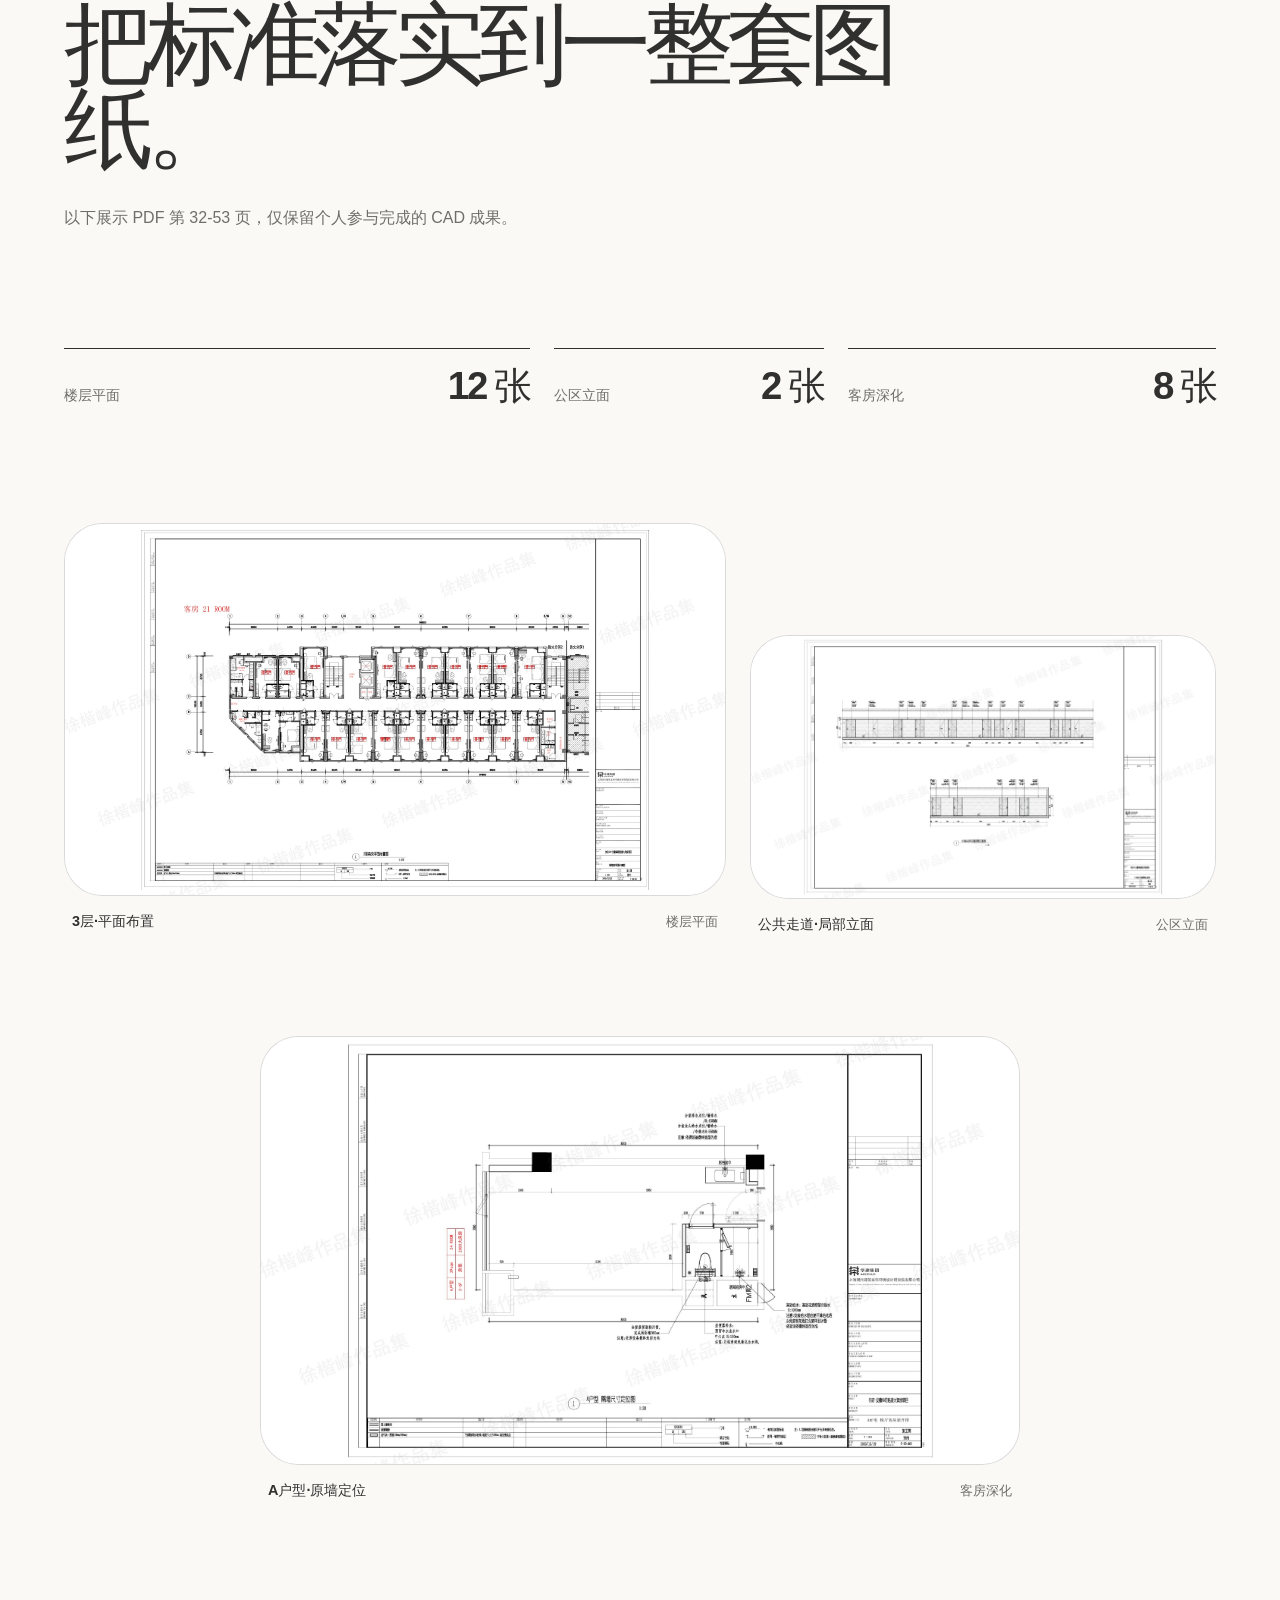
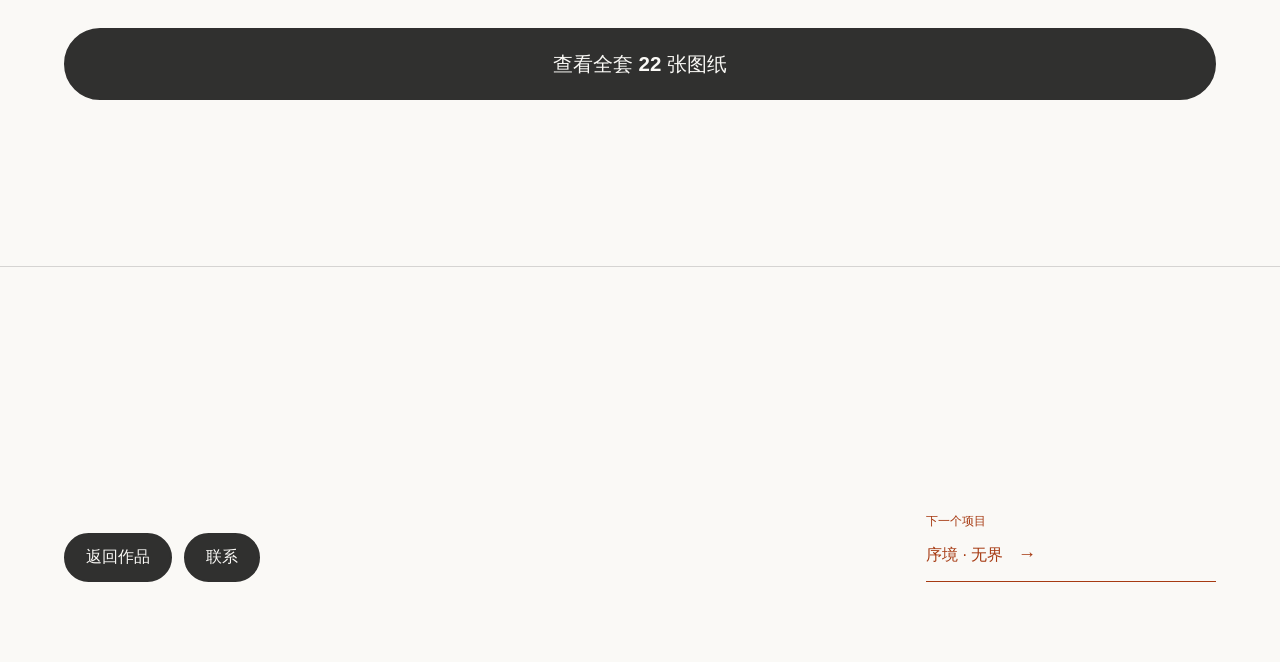
<file: nihao-hotel-2.html>
<!doctype html>
<html lang="zh-CN">
  <head>
    <meta charset="UTF-8" />
    <meta name="viewport" content="width=device-width, initial-scale=1" />
    <meta name="description" content="徐楷峰室内设计作品：你好酒店 2.0。展示酒店空间的客房、大堂与总图 CAD 深化、标准化方法及 22 张施工图纸。" />
    <meta property="og:type" content="article" />
    <meta property="og:title" content="你好酒店 2.0｜酒店空间与 CAD 深化｜徐楷峰" />
    <meta property="og:description" content="从品牌标准到可执行图纸，查看你好酒店 2.0 的空间标准、材料尺度与 22 张 CAD 交付。" />
    <meta property="og:image" content="https://xukf4412-ui.github.io/assets/images/projects/nihao/hero.webp" />
    <meta property="og:url" content="https://xukf4412-ui.github.io/nihao-hotel-2.html" />
    <meta name="theme-color" content="#faf9f6" />
    <title>你好酒店 2.0｜酒店空间与 CAD 深化｜徐楷峰</title>
    <link rel="canonical" href="https://xukf4412-ui.github.io/nihao-hotel-2.html" />
    <link rel="icon" href="assets/favicon.svg" type="image/svg+xml" />
    <link rel="stylesheet" href="styles.css?v=20260910-next-project" />
    <script type="module" src="scripts/site.mjs?v=20260905-cover"></script>
    <script type="module" src="scripts/project.mjs?v=20260910-next-project"></script>
  </head>
  <body class="project-page" data-project-slug="nihao-hotel-2">
    <a class="skip-link" href="#project-main">跳到项目内容</a>

    <header class="site-header">
      <a class="wordmark" href="index.html" aria-label="返回首页">
        <span class="wordmark-glyph" aria-hidden="true">徐</span>
        <span class="sr-only">徐楷峰</span>
      </a>
      <nav class="site-nav" aria-label="项目导航">
        <a href="index.html#work">作品</a>
        <a href="index.html#process">工作方式</a>
        <button class="nav-button nav-button-dark" type="button" aria-haspopup="dialog" data-contact-open>联系</button>
      </nav>
    </header>

    <main id="project-main">
      <section class="project-fallback">
        <h1>你好酒店 2.0｜酒店空间与 CAD 深化</h1>
        <p>从品牌标准到可执行图纸，呈现客房、大堂、总图与 22 张 CAD 图纸交付。</p>
        <a class="text-link" href="index.html#work">返回作品</a>
      </section>
    </main>

    <dialog class="contact-dialog" id="contact-dialog" role="dialog" aria-modal="true" aria-labelledby="dialog-title">
      <div class="dialog-inner">
        <button class="dialog-close" type="button" data-contact-close>关闭</button>
        <div class="dialog-copy">
          <p class="hand-note">联系</p>
          <h2 id="dialog-title">与我联系</h2>
          <p>如果你正在寻找愿意把空间判断继续推进到图纸细节的人，我们可以聊聊。</p>
        </div>
        <div class="wechat-contact">
          <img class="wechat-qr" src="assets/images/contact/wechat-qr.png" width="670" height="670" alt="徐楷峰的微信二维码" />
          <div class="wechat-contact-copy">
            <small>微信</small>
            <strong>扫码添加，备注“作品集”</strong>
          </div>
        </div>
        <div class="contact-details">
          <a href="tel:+8613670242723"><small>电话</small><span>136 7024 2723</span></a>
          <a href="mailto:xukf4412@gamil.com"><small>邮箱</small><span>xukf4412@gamil.com</span></a>
        </div>
      </div>
    </dialog>
  </body>
</html>
</file>
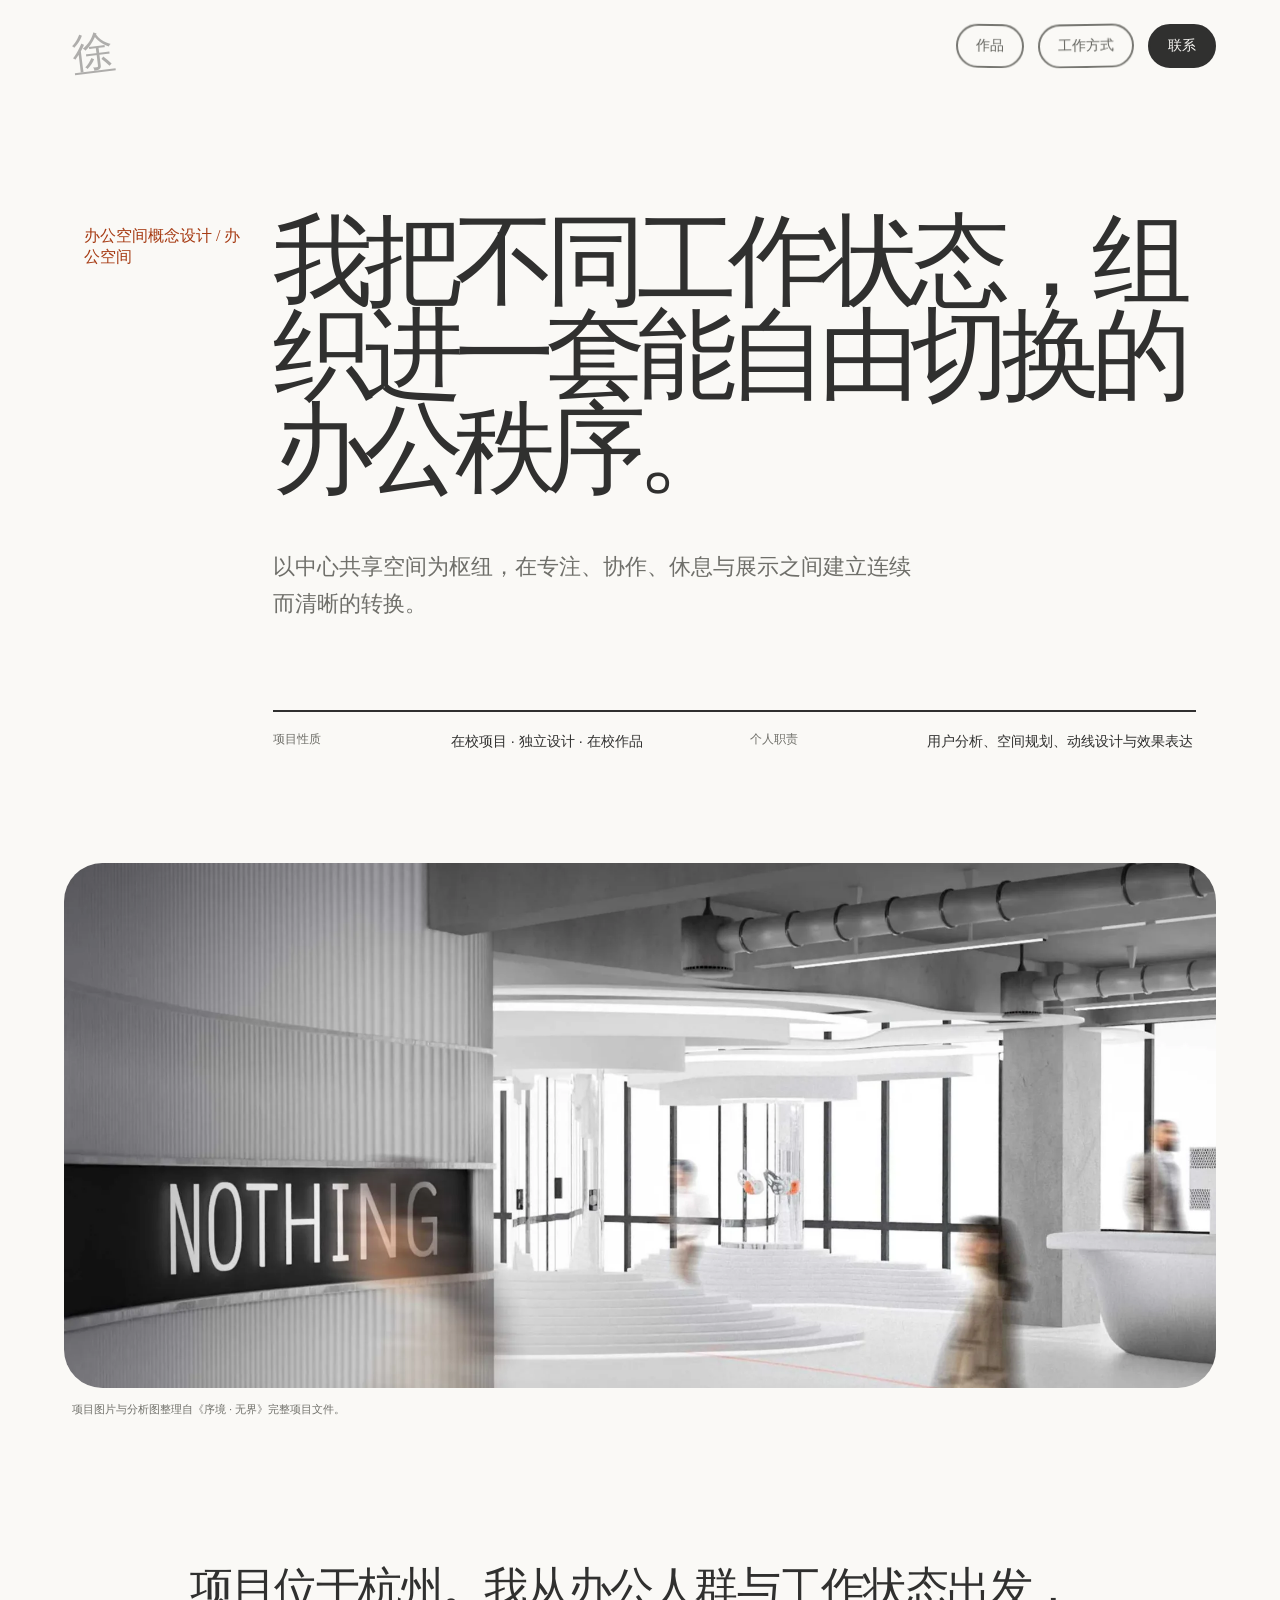
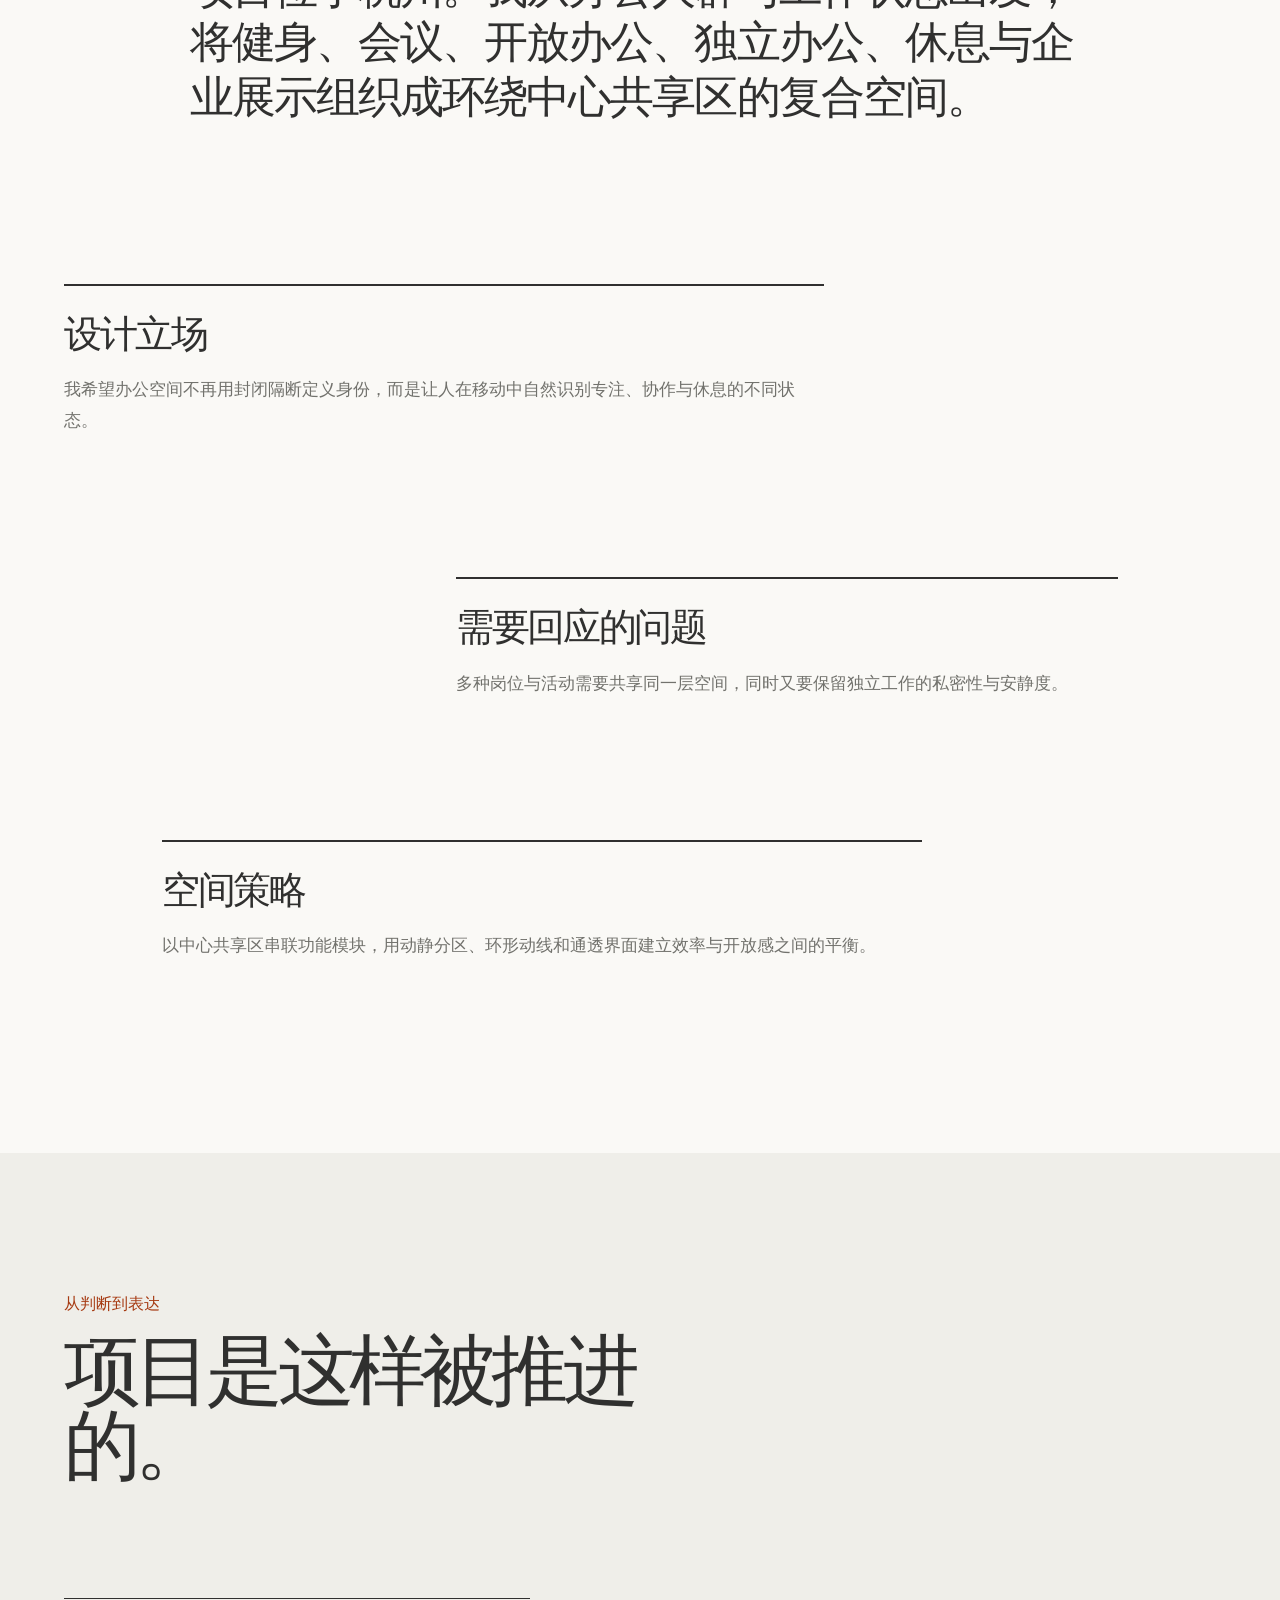
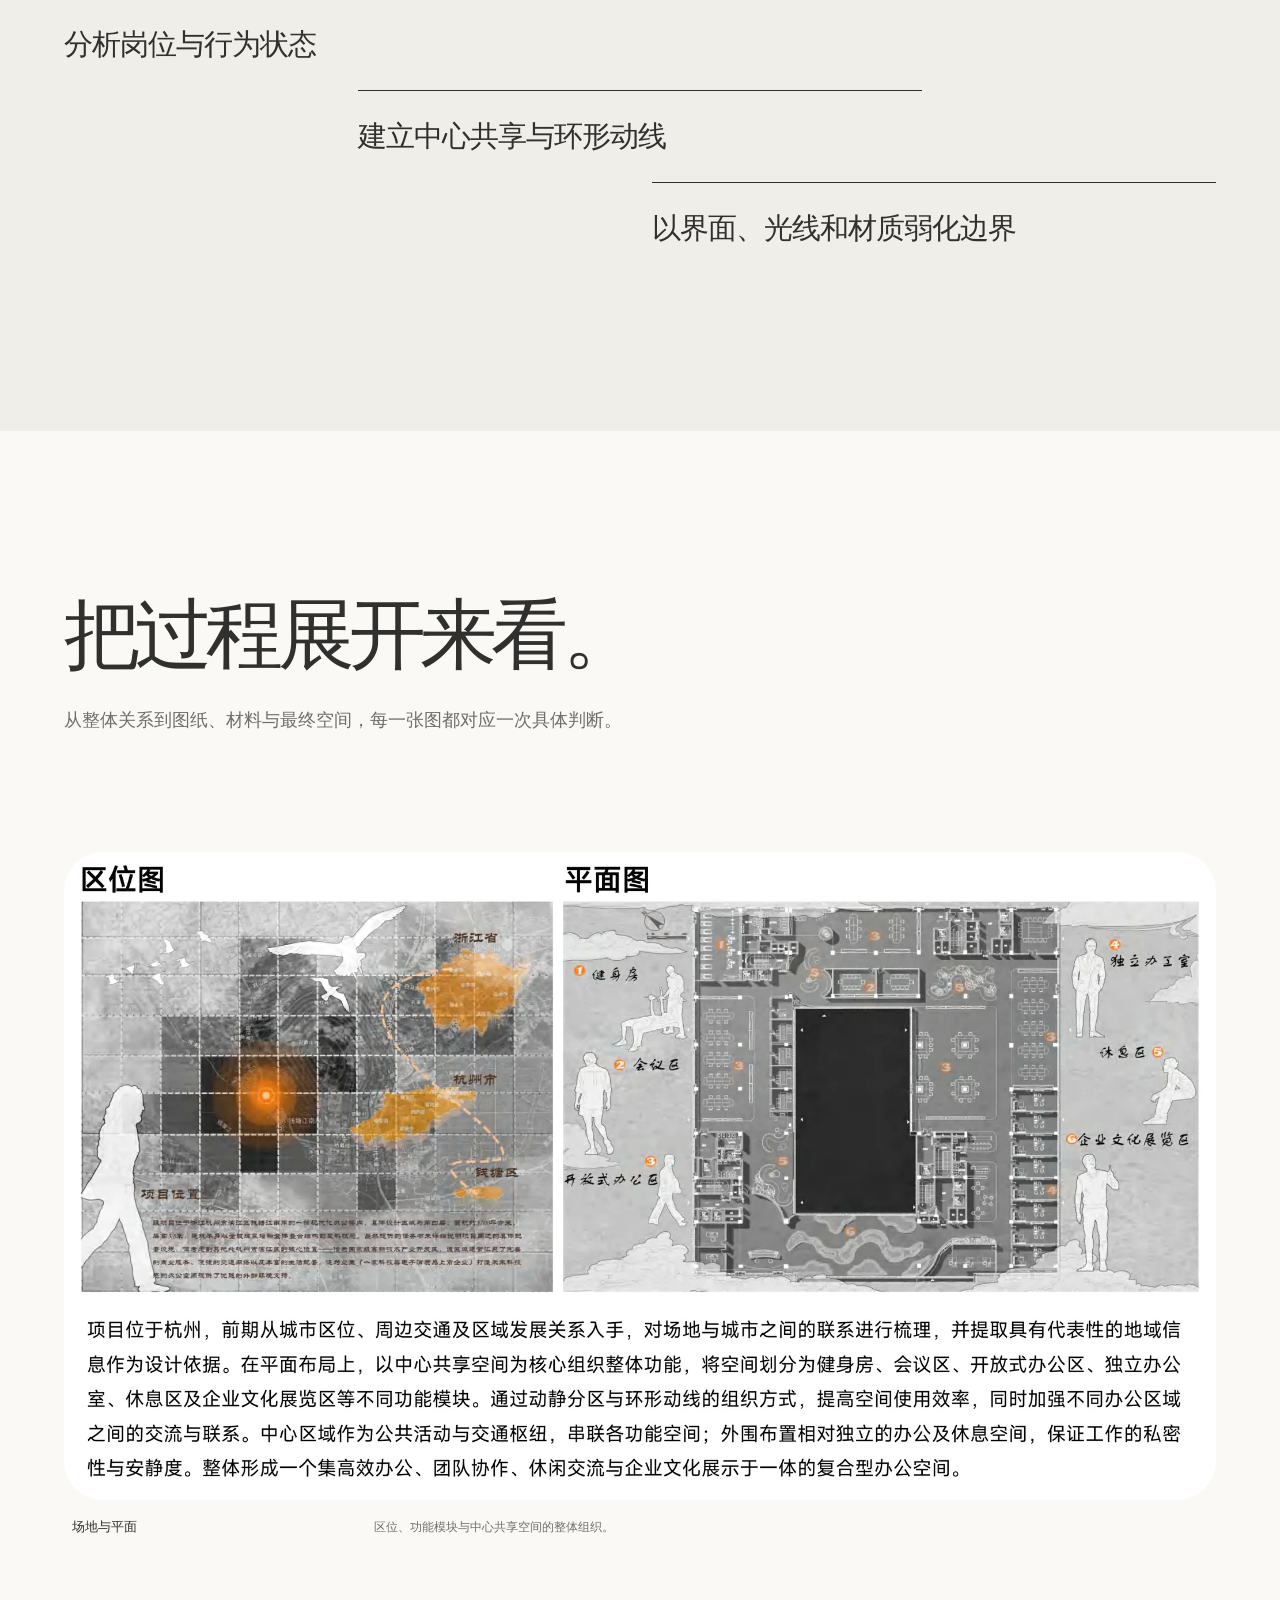
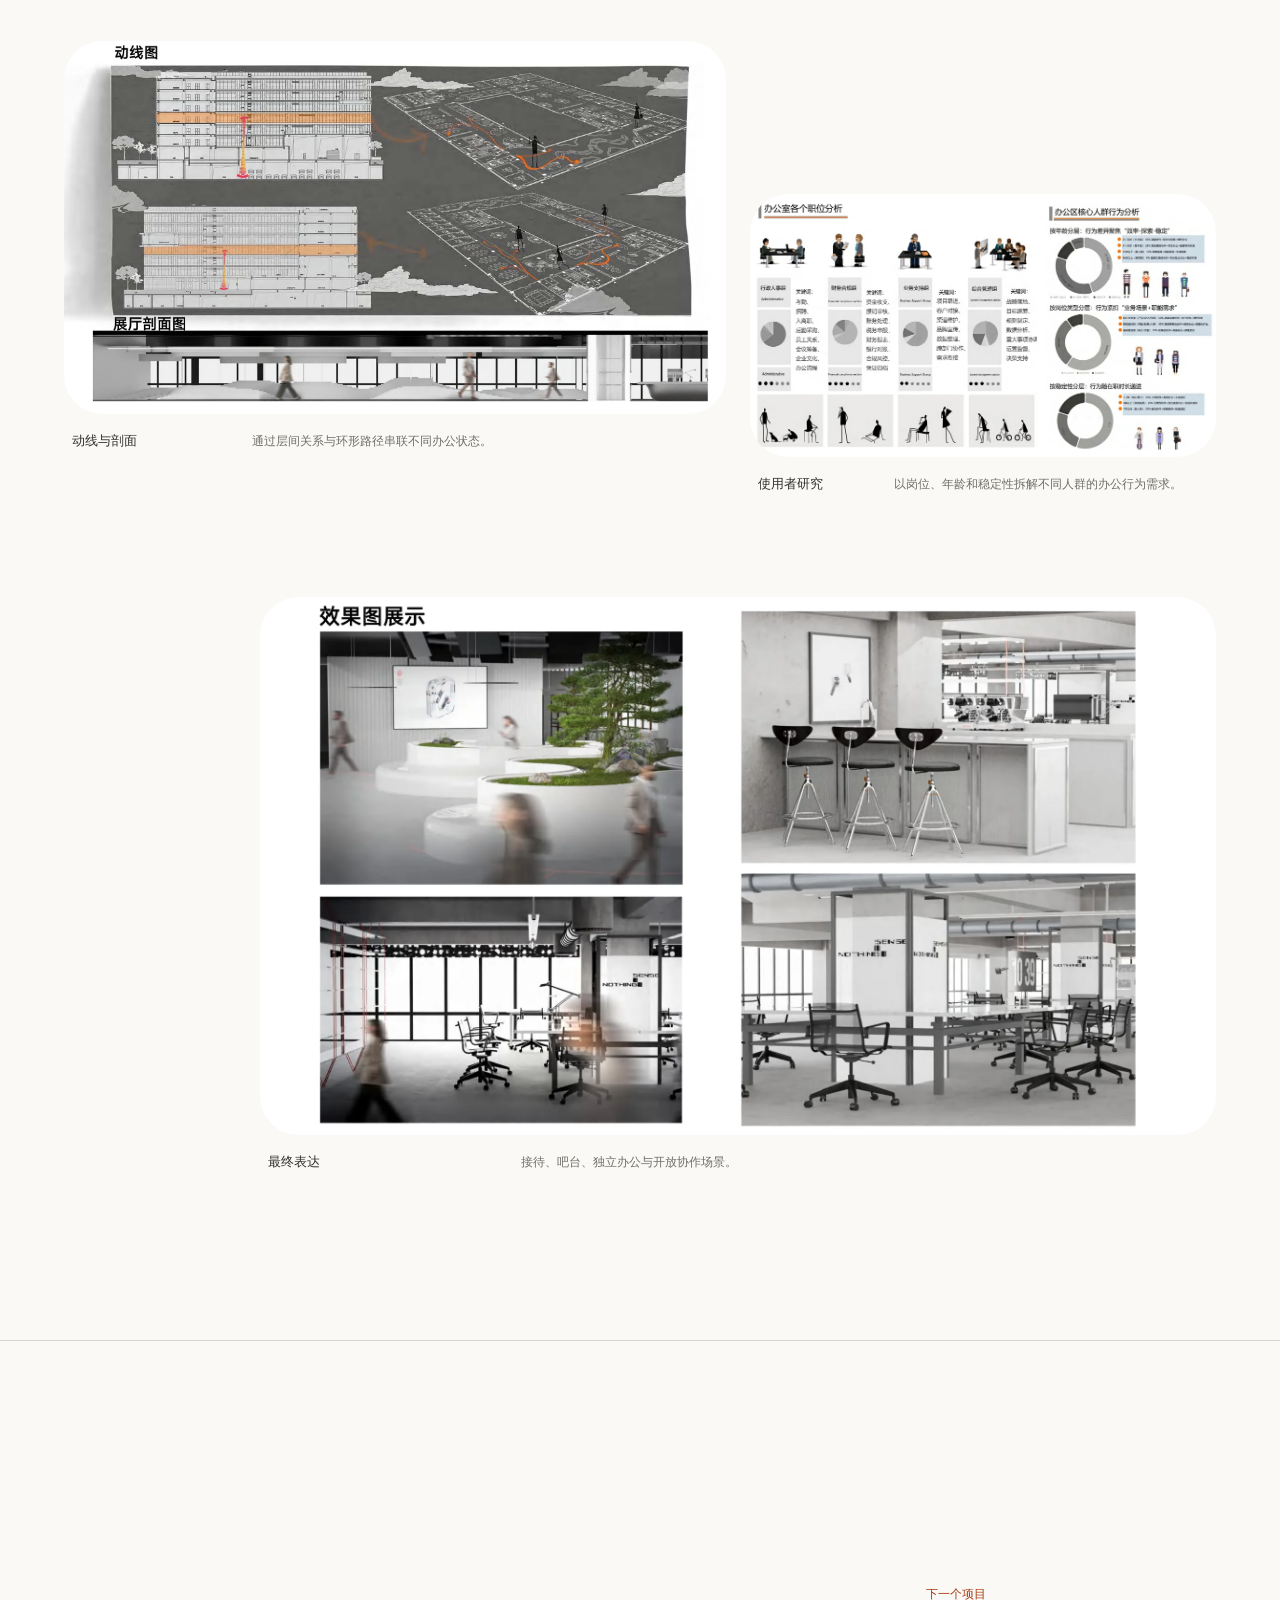
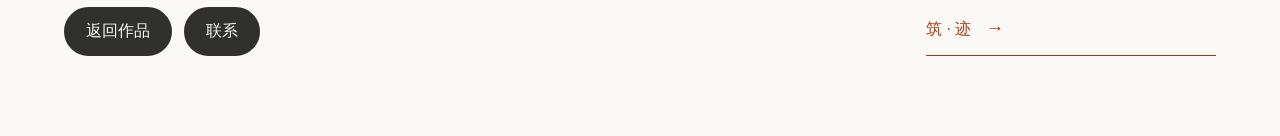
<file: order-realm-office.html>
<!doctype html>
<html lang="zh-CN">
  <head>
    <meta charset="UTF-8" />
    <meta name="viewport" content="width=device-width, initial-scale=1" />
    <meta name="description" content="徐楷峰室内设计作品：序境 · 无界办公空间。以用户研究、工作状态与动线分析组织可自由切换的办公空间。" />
    <meta property="og:type" content="article" />
    <meta property="og:title" content="序境 · 无界｜办公空间设计｜徐楷峰" />
    <meta property="og:description" content="从用户与行为出发，把不同工作状态组织进一套可自由切换的办公空间秩序。" />
    <meta property="og:image" content="https://xukf4412-ui.github.io/assets/images/projects/office/hero.webp" />
    <meta property="og:url" content="https://xukf4412-ui.github.io/order-realm-office.html" />
    <meta name="theme-color" content="#faf9f6" />
    <title>序境 · 无界｜办公空间设计｜徐楷峰</title>
    <link rel="canonical" href="https://xukf4412-ui.github.io/order-realm-office.html" />
    <link rel="icon" href="assets/favicon.svg" type="image/svg+xml" />
    <link rel="stylesheet" href="styles.css?v=20260910-next-project" />
    <script type="module" src="scripts/site.mjs?v=20260905-cover"></script>
    <script type="module" src="scripts/project.mjs?v=20260910-next-project"></script>
  </head>
  <body class="project-page" data-project-slug="order-realm-office">
    <a class="skip-link" href="#project-main">跳到项目内容</a>

    <header class="site-header">
      <a class="wordmark" href="index.html" aria-label="返回首页">
        <span class="wordmark-glyph" aria-hidden="true">徐</span>
        <span class="sr-only">徐楷峰</span>
      </a>
      <nav class="site-nav" aria-label="项目导航">
        <a href="index.html#work">作品</a>
        <a href="index.html#process">工作方式</a>
        <button class="nav-button nav-button-dark" type="button" aria-haspopup="dialog" data-contact-open>联系</button>
      </nav>
    </header>

    <main id="project-main">
      <section class="project-fallback">
        <h1>序境 · 无界｜办公空间设计</h1>
        <p>以用户研究、工作状态和动线关系，建立可自由切换的办公空间秩序。</p>
        <a class="text-link" href="index.html#work">返回作品</a>
      </section>
    </main>

    <dialog class="contact-dialog" id="contact-dialog" role="dialog" aria-modal="true" aria-labelledby="dialog-title">
      <div class="dialog-inner">
        <button class="dialog-close" type="button" data-contact-close>关闭</button>
        <div class="dialog-copy">
          <p class="hand-note">联系</p>
          <h2 id="dialog-title">与我联系</h2>
          <p>如果你正在寻找愿意把空间判断继续推进到图纸细节的人，我们可以聊聊。</p>
        </div>
        <div class="wechat-contact">
          <img class="wechat-qr" src="assets/images/contact/wechat-qr.png" width="670" height="670" alt="徐楷峰的微信二维码" />
          <div class="wechat-contact-copy">
            <small>微信</small>
            <strong>扫码添加，备注“作品集”</strong>
          </div>
        </div>
        <div class="contact-details">
          <a href="tel:+8613670242723"><small>电话</small><span>136 7024 2723</span></a>
          <a href="mailto:xukf4412@gamil.com"><small>邮箱</small><span>xukf4412@gamil.com</span></a>
        </div>
      </div>
    </dialog>
  </body>
</html>
</file>
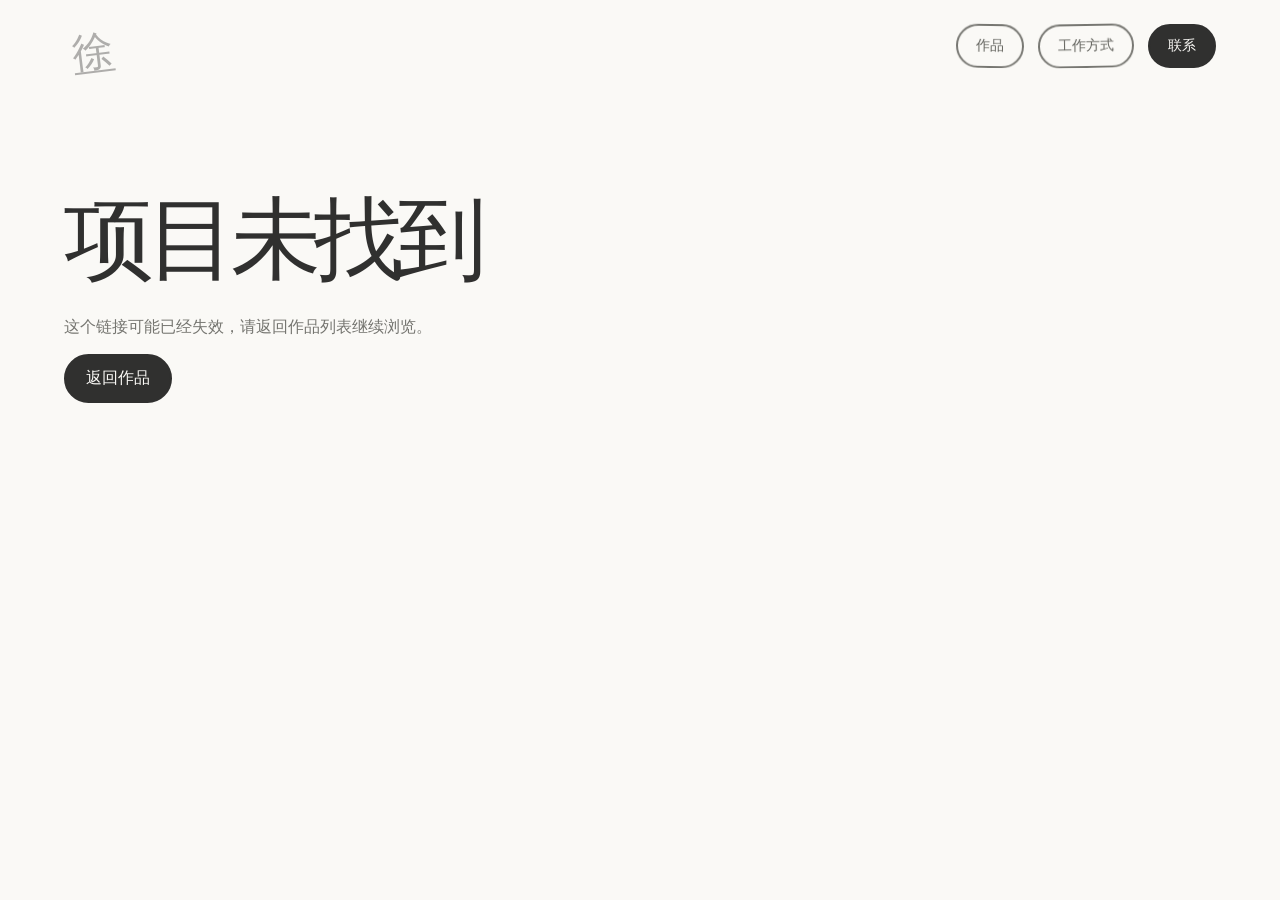
<file: project.html>
<!doctype html>
<html lang="zh-CN">
  <head>
    <meta charset="UTF-8" />
    <meta name="viewport" content="width=device-width, initial-scale=1" />
    <meta name="description" content="室内设计项目详情" />
    <meta name="robots" content="noindex,follow" />
    <meta name="theme-color" content="#faf9f6" />
    <title>项目详情 | 徐楷峰</title>
    <link rel="icon" href="assets/favicon.svg" type="image/svg+xml" />
    <link rel="stylesheet" href="styles.css?v=20260910-next-project" />
    <script type="module" src="scripts/site.mjs?v=20260905-cover"></script>
    <script type="module" src="scripts/project.mjs?v=20260910-next-project"></script>
  </head>
  <body class="project-page">
    <a class="skip-link" href="#project-main">跳到项目内容</a>

    <header class="site-header">
      <a class="wordmark" href="index.html" aria-label="返回首页">
        <span class="wordmark-glyph" aria-hidden="true">徐</span>
        <span class="sr-only">徐楷峰</span>
      </a>
      <nav class="site-nav" aria-label="项目导航">
        <a href="index.html#work">作品</a>
        <a href="index.html#process">工作方式</a>
        <button class="nav-button nav-button-dark" type="button" aria-haspopup="dialog" data-contact-open>联系</button>
      </nav>
    </header>

    <main id="project-main">
      <section class="project-fallback">
        <h1>项目正在载入</h1>
        <p>如果页面没有继续显示，请返回作品列表。</p>
        <a class="text-link" href="index.html#work">返回作品</a>
      </section>
    </main>

    <dialog class="contact-dialog" id="contact-dialog" role="dialog" aria-modal="true" aria-labelledby="dialog-title">
      <div class="dialog-inner">
        <button class="dialog-close" type="button" data-contact-close>关闭</button>
        <div class="dialog-copy">
          <p class="hand-note">联系</p>
          <h2 id="dialog-title">与我联系</h2>
          <p>如果你正在寻找愿意把空间判断继续推进到图纸细节的人，我们可以聊聊。</p>
        </div>
        <div class="wechat-contact">
          <img class="wechat-qr" src="assets/images/contact/wechat-qr.png" width="670" height="670" alt="徐楷峰的微信二维码" />
          <div class="wechat-contact-copy">
            <small>微信</small>
            <strong>扫码添加，备注“作品集”</strong>
          </div>
        </div>
        <div class="contact-details">
          <a href="tel:+8613670242723"><small>电话</small><span>136 7024 2723</span></a>
          <a href="mailto:xukf4412@gamil.com"><small>邮箱</small><span>xukf4412@gamil.com</span></a>
        </div>
      </div>
    </dialog>
  </body>
</html>
</file>
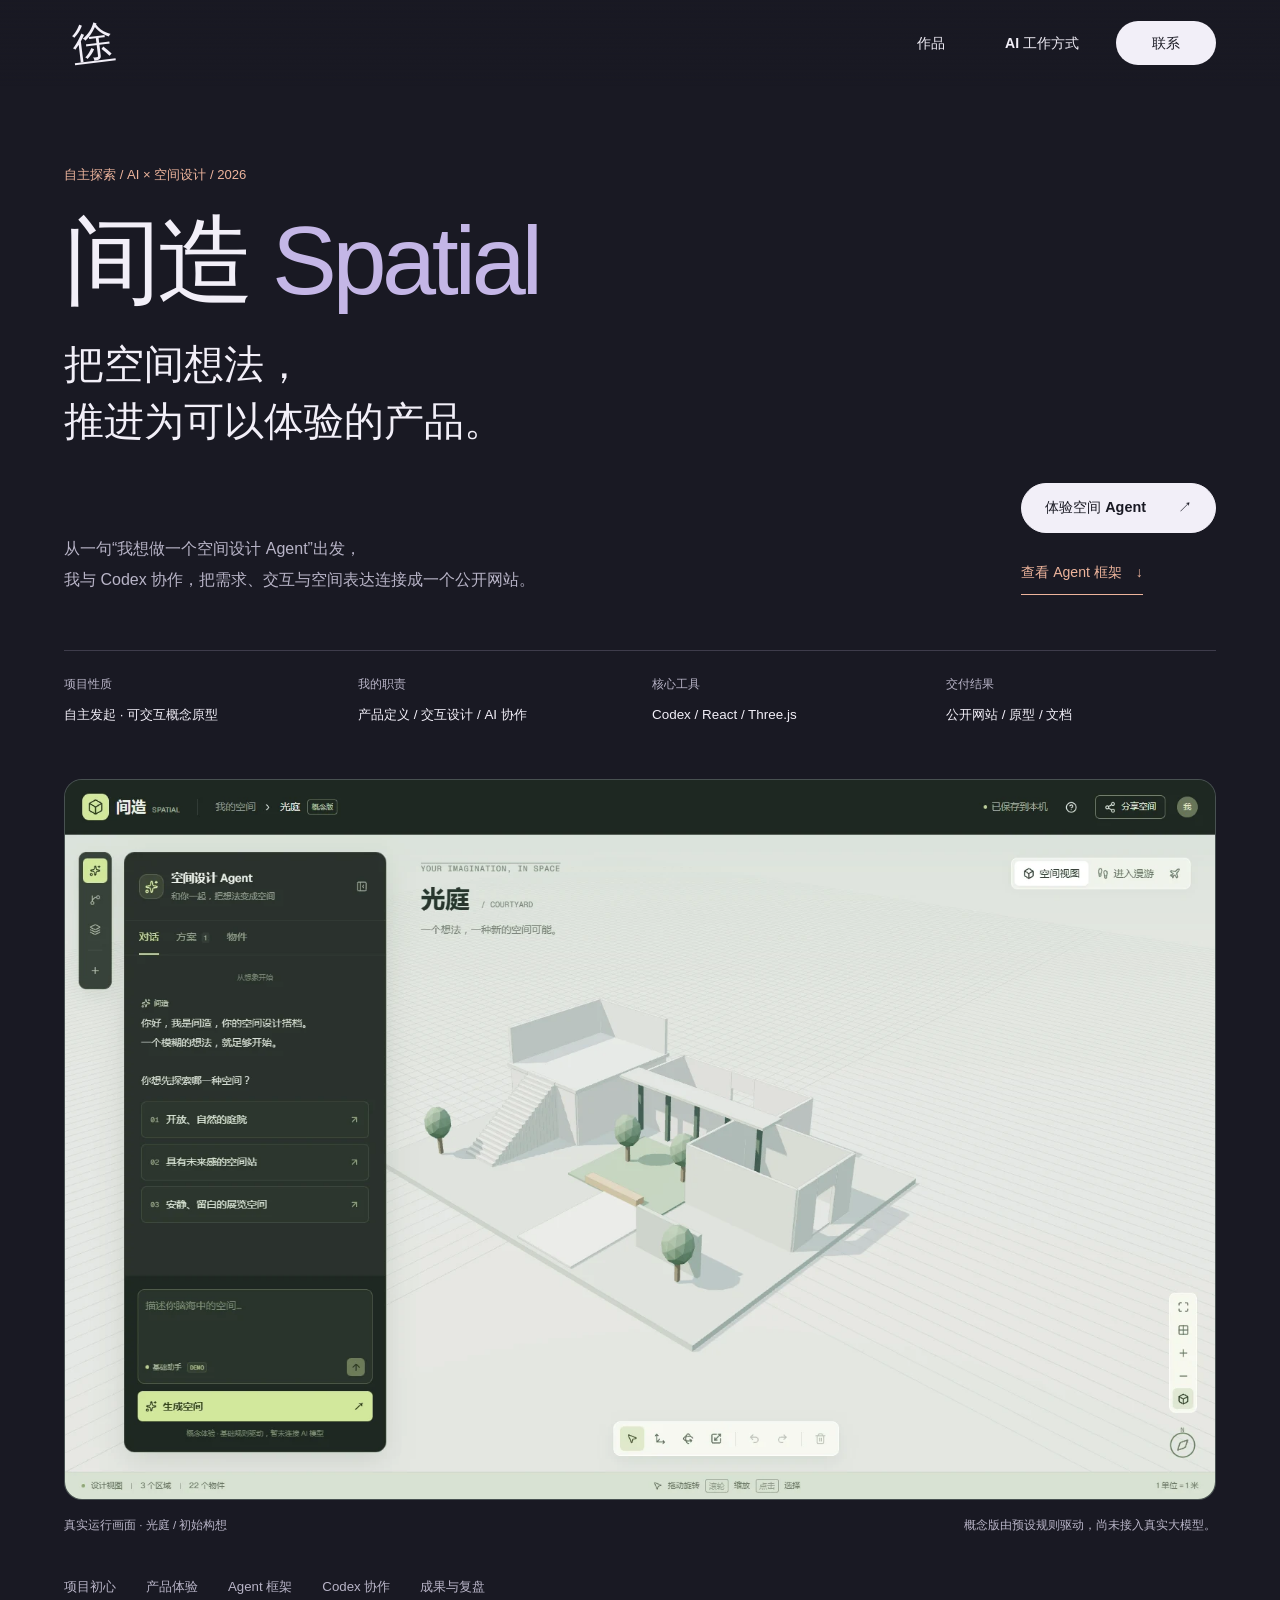
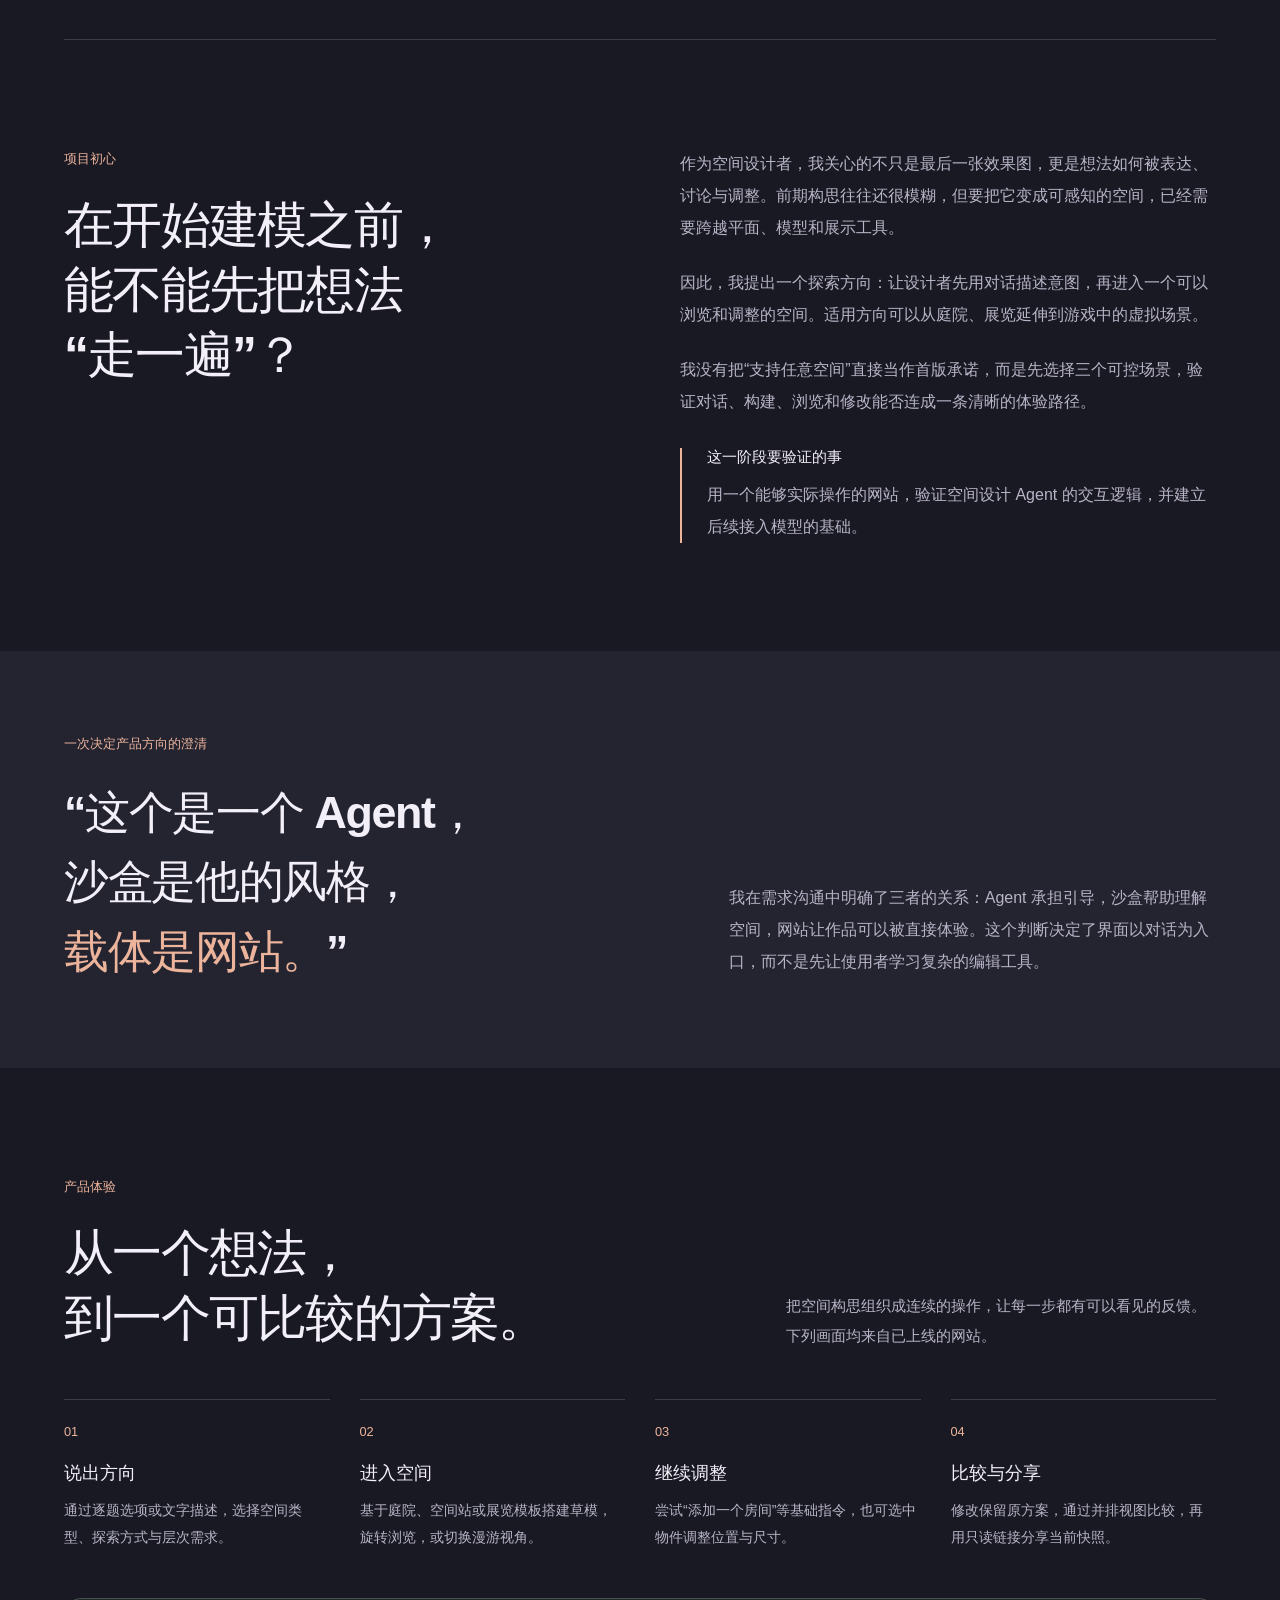
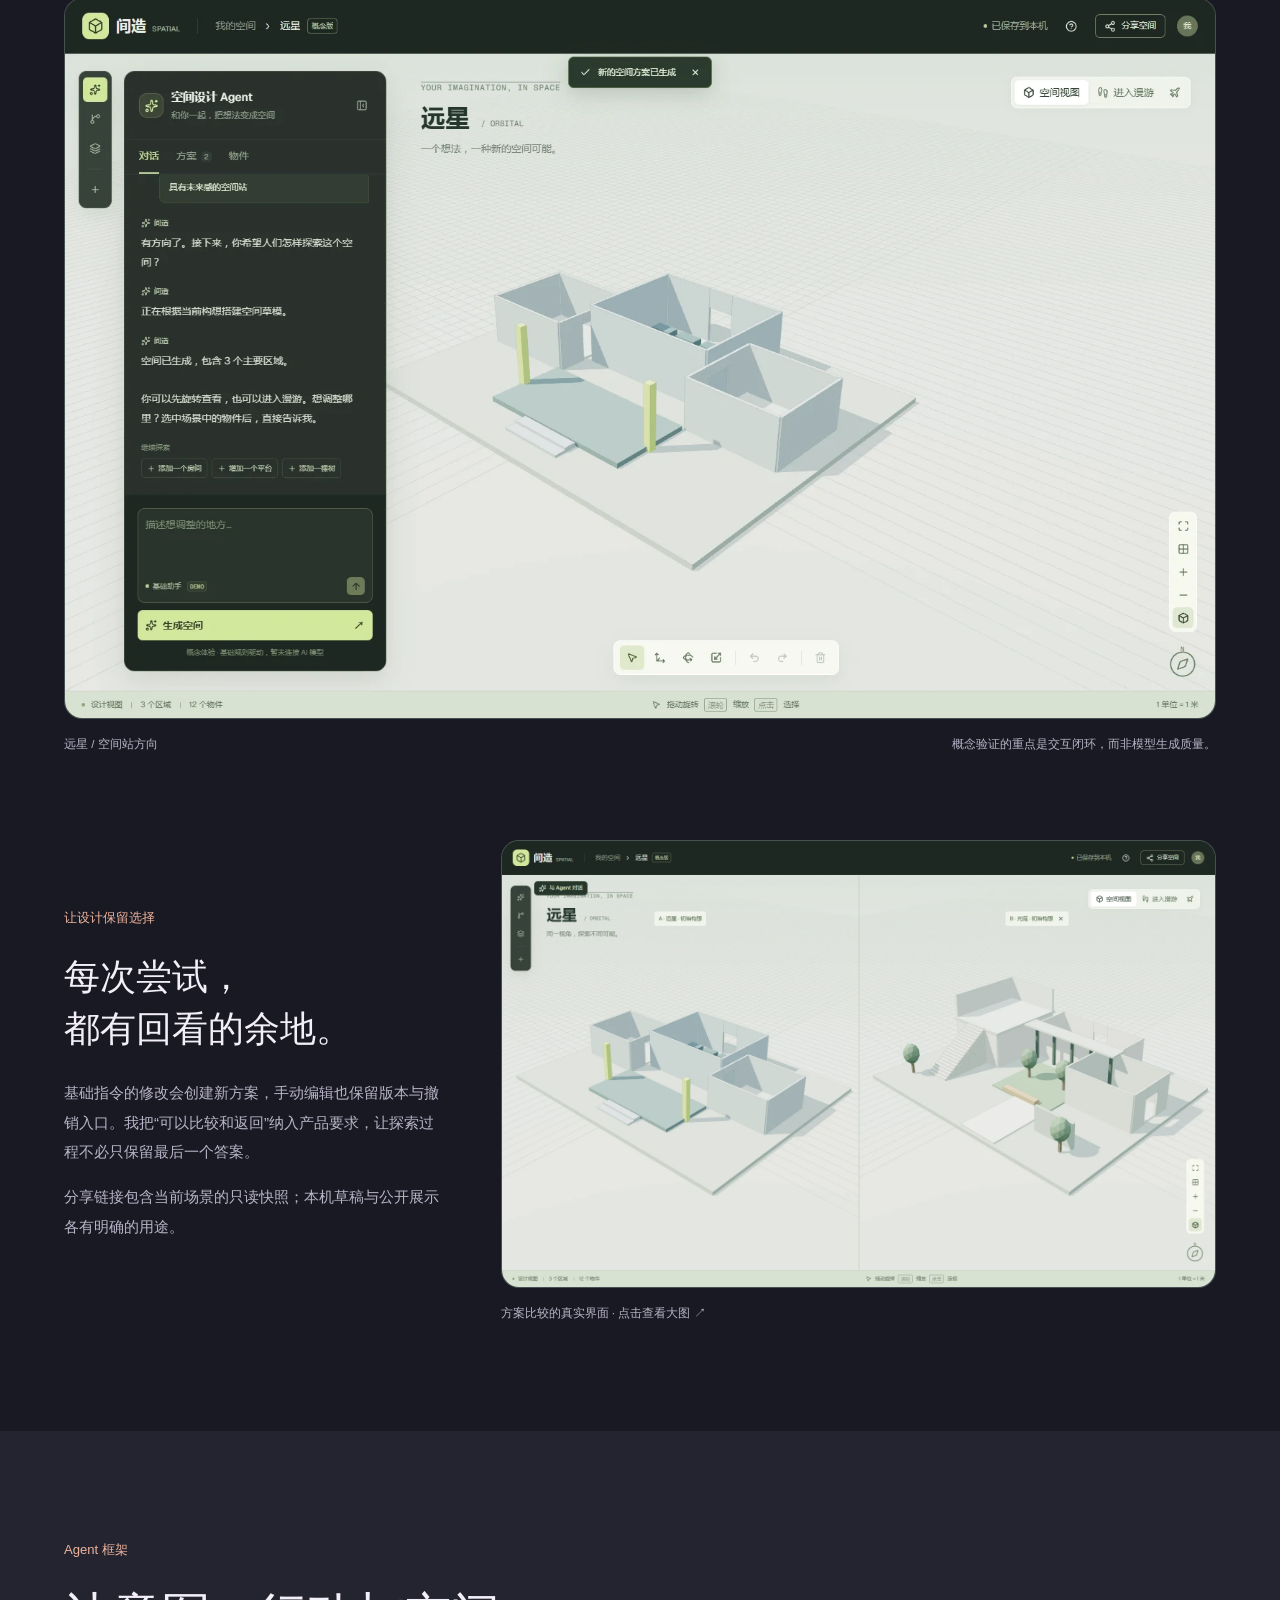
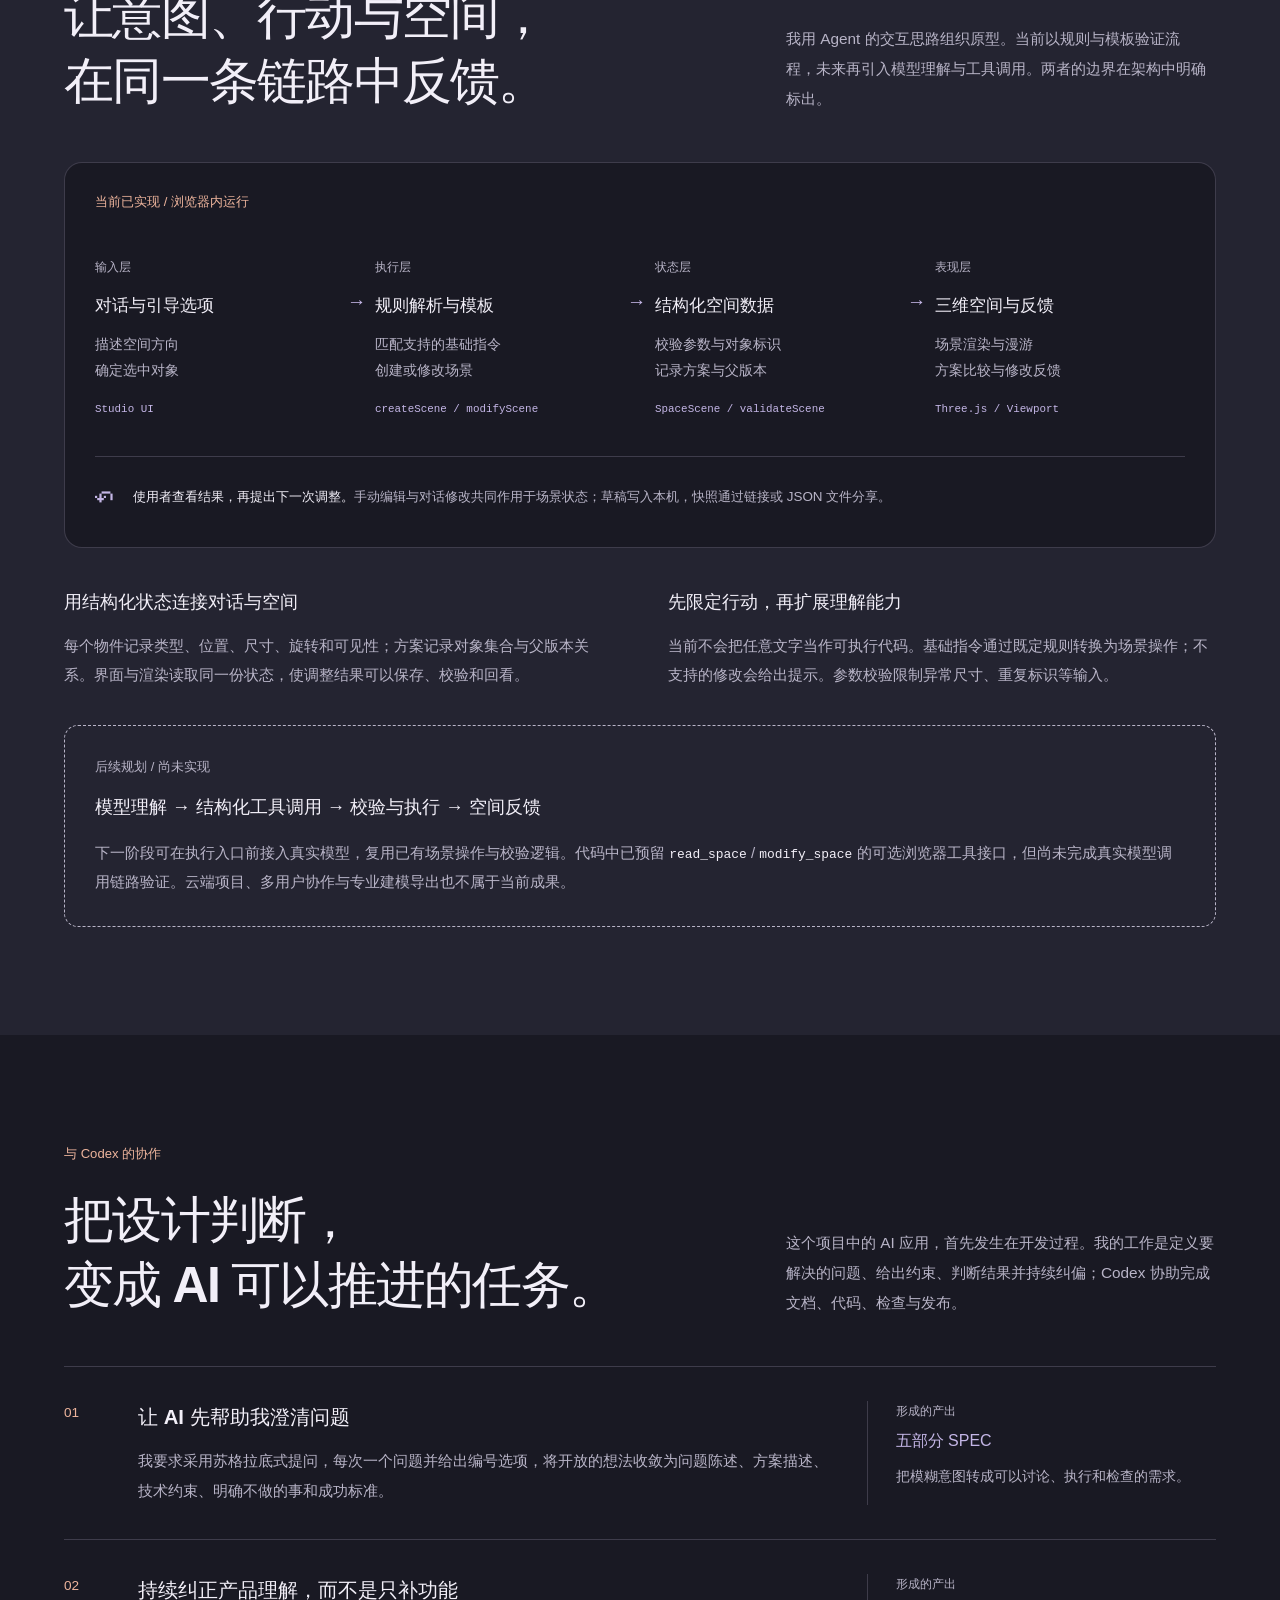
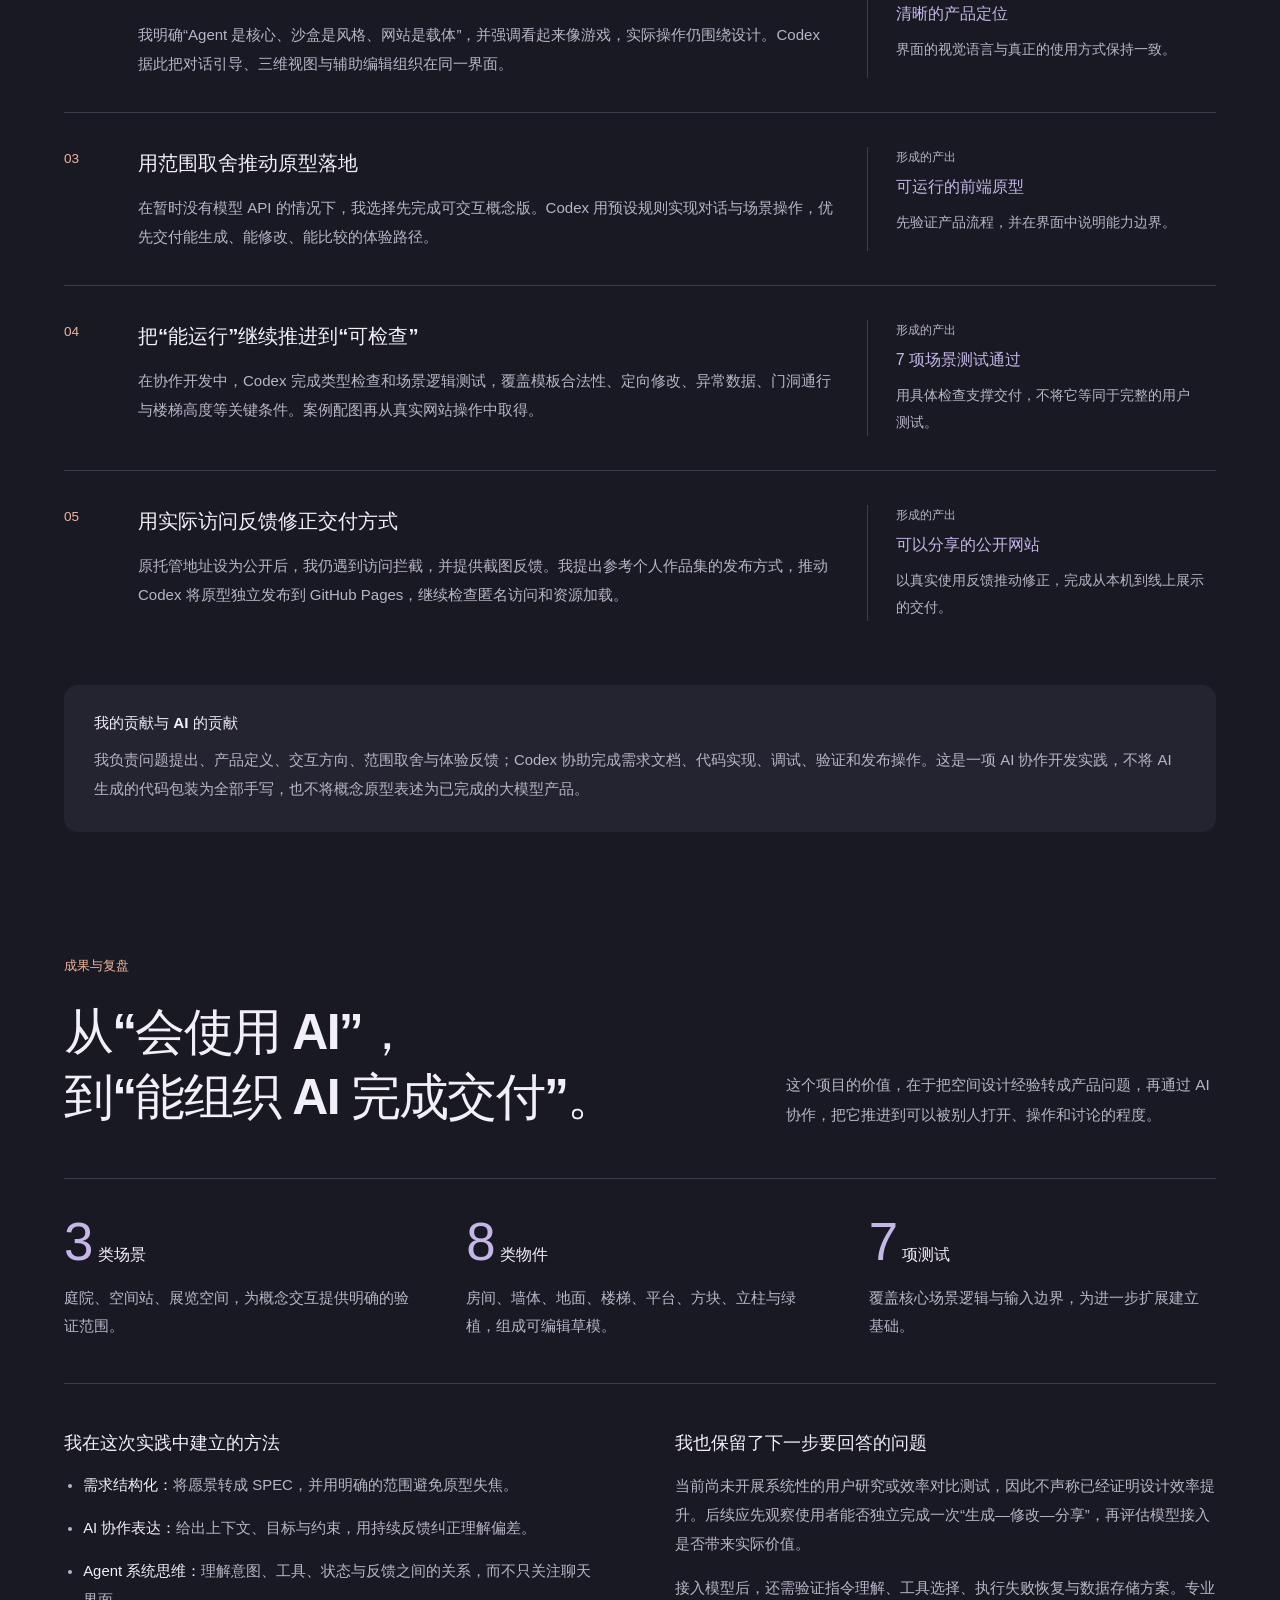
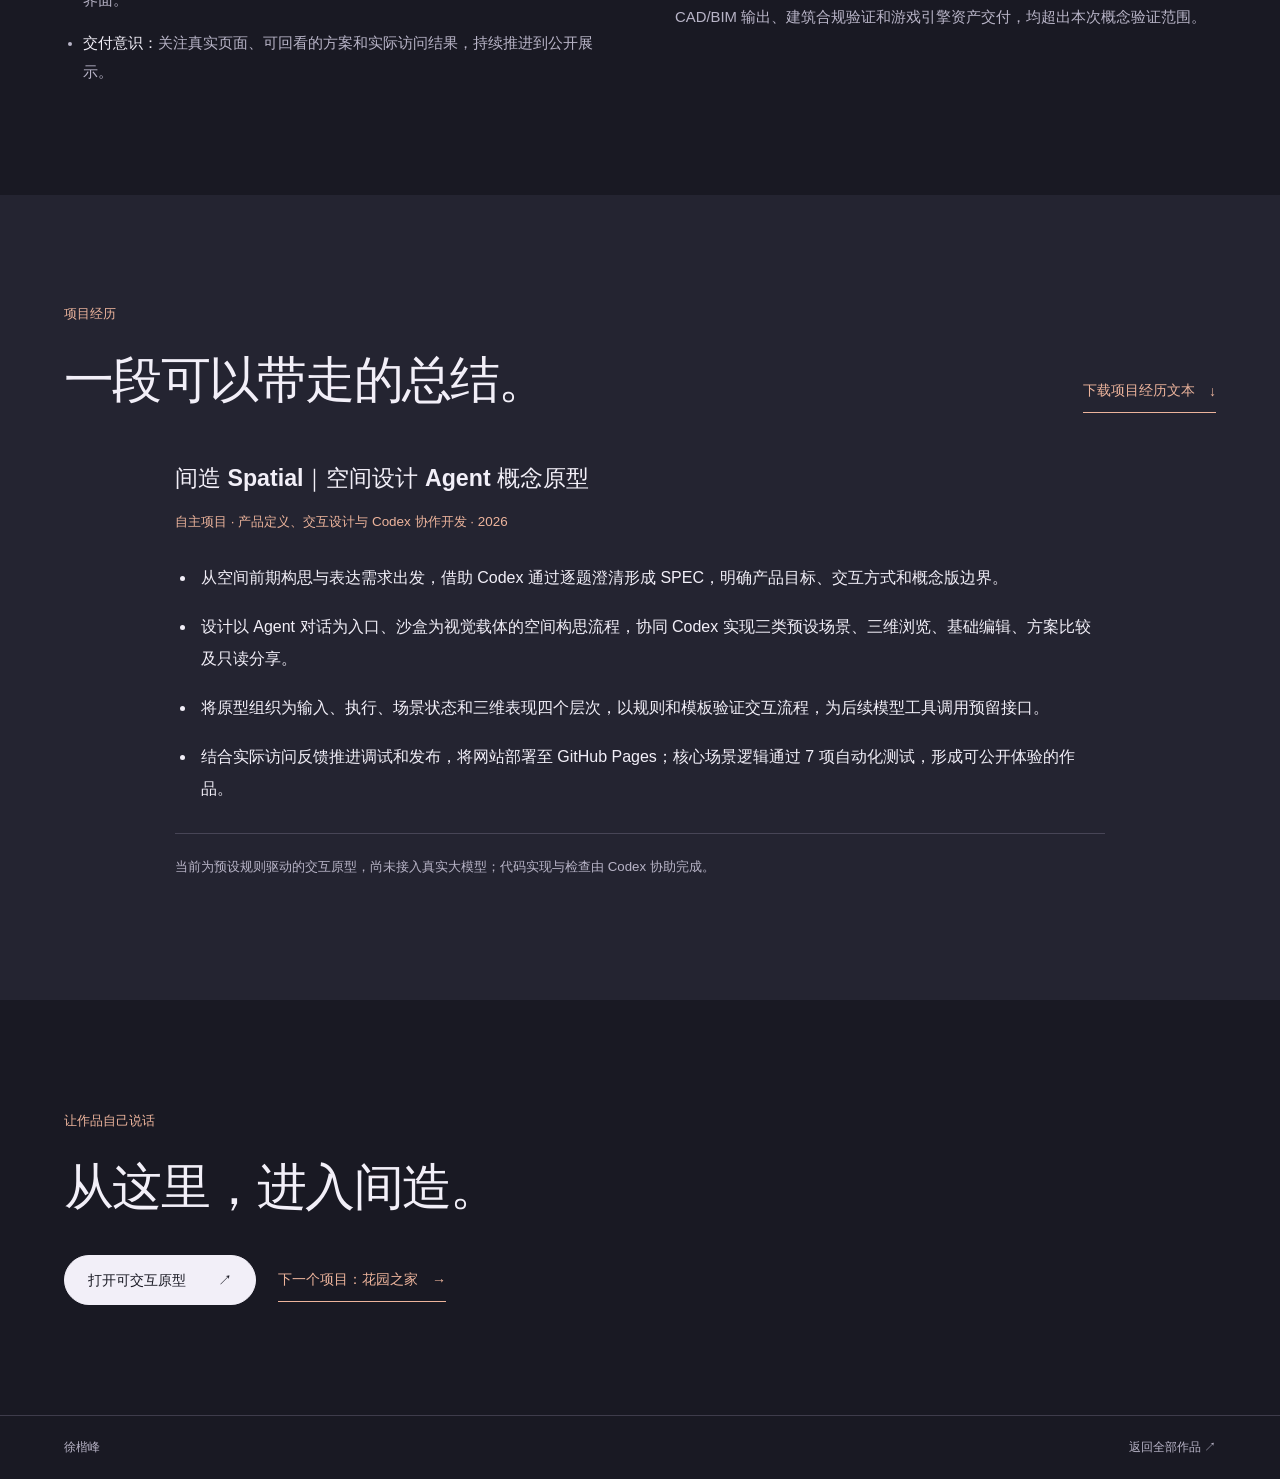
<file: spatial-agent-case.html>
<!doctype html>
<html lang="zh-CN">
<head>
  <meta charset="UTF-8" />
  <meta name="viewport" content="width=device-width, initial-scale=1" />
  <title>间造 Spatial｜空间设计 Agent 与 Codex 协作实践｜徐楷峰</title>
  <meta name="description" content="徐楷峰的 AI 应用实践：从空间设计需求出发，借助 Codex 完成需求梳理、交互设计、三维原型和公开发布。查看间造 Spatial 的项目初心、Agent 框架、协作过程与真实成果。" />
  <meta property="og:type" content="article" />
  <meta property="og:title" content="间造 Spatial｜把空间想法推进为可体验的产品" />
  <meta property="og:description" content="一个空间设计师与 Codex 协作的完整实践：定义问题、组织交互、验证原型，再把作品交到使用者手中。" />
  <meta property="og:image" content="https://xukf4412-ui.github.io/assets/images/projects/spatial/overview.webp" />
  <meta property="og:url" content="https://xukf4412-ui.github.io/spatial-agent-case.html" />
  <meta name="theme-color" content="#191923" />
  <link rel="canonical" href="https://xukf4412-ui.github.io/spatial-agent-case.html" />
  <link rel="icon" href="assets/favicon.svg" type="image/svg+xml" />
  <link rel="stylesheet" href="styles.css?v=20260905-cover" />
  <link rel="stylesheet" href="assets/spatial-case.css?v=20260906-case" />
  <script type="module" src="scripts/site.mjs?v=20260905-cover"></script>
</head>
<body class="cover-page spatial-case-page">
  <a class="skip-link" href="#case-main">跳到项目内容</a>
  <header class="site-header">
    <a class="wordmark" href="index.html" aria-label="返回首页"><span class="wordmark-glyph" aria-hidden="true">徐</span><span class="sr-only">徐楷峰</span></a>
    <nav class="site-nav" aria-label="项目导航"><a href="index.html#work">作品</a><a href="#collaboration">AI 工作方式</a><a class="nav-button nav-button-dark" href="index.html#contact">联系</a></nav>
  </header>
  <main id="case-main">
    <section class="spatial-hero spatial-wrap" aria-labelledby="case-title">
      <p class="spatial-eyebrow">自主探索 / AI × 空间设计 / 2026</p>
      <h1 id="case-title">间造 <span lang="en">Spatial</span></h1>
      <p class="spatial-headline">把空间想法，<br />推进为可以体验的产品。</p>
      <div class="spatial-hero-bottom"><p>从一句“我想做一个空间设计 Agent”出发，<br class="desktop-break" />我与 Codex 协作，把需求、交互与空间表达连接成一个公开网站。</p><div class="spatial-actions"><a class="spatial-button" href="https://xukf4412-ui.github.io/spatial-agent/" target="_blank" rel="noopener">体验空间 Agent <span aria-hidden="true">↗</span></a><a class="spatial-text-link" href="#framework">查看 Agent 框架 <span aria-hidden="true">↓</span></a></div></div>
      <dl class="spatial-facts"><div><dt>项目性质</dt><dd>自主发起 · 可交互概念原型</dd></div><div><dt>我的职责</dt><dd>产品定义 / 交互设计 / AI 协作</dd></div><div><dt>核心工具</dt><dd>Codex / React / Three.js</dd></div><div><dt>交付结果</dt><dd>公开网站 / 原型 / 文档</dd></div></dl>
    </section>

    <figure class="spatial-wrap spatial-screen spatial-lead-screen"><img src="assets/images/projects/spatial/overview.webp" width="1600" height="1000" alt="间造 Spatial 真实运行界面：左侧 Agent 引导对话，右侧可交互的庭院空间" fetchpriority="high" /><figcaption><span>真实运行画面 · 光庭 / 初始构想</span><span>概念版由预设规则驱动，尚未接入真实大模型。</span></figcaption></figure>

    <nav class="spatial-wrap spatial-index" aria-label="案例目录"><a href="#origin">项目初心</a><a href="#experience">产品体验</a><a href="#framework">Agent 框架</a><a href="#collaboration">Codex 协作</a><a href="#reflection">成果与复盘</a></nav>

    <section class="spatial-wrap spatial-section spatial-origin" id="origin" aria-labelledby="origin-title">
      <div><p class="spatial-eyebrow">项目初心</p><h2 id="origin-title">在开始建模之前，<br />能不能先把想法<br />“走一遍”？</h2></div>
      <div class="spatial-prose"><p>作为空间设计者，我关心的不只是最后一张效果图，更是想法如何被表达、讨论与调整。前期构思往往还很模糊，但要把它变成可感知的空间，已经需要跨越平面、模型和展示工具。</p><p>因此，我提出一个探索方向：让设计者先用对话描述意图，再进入一个可以浏览和调整的空间。适用方向可以从庭院、展览延伸到游戏中的虚拟场景。</p><p>我没有把“支持任意空间”直接当作首版承诺，而是先选择三个可控场景，验证对话、构建、浏览和修改能否连成一条清晰的体验路径。</p><div class="spatial-objective"><strong>这一阶段要验证的事</strong><p>用一个能够实际操作的网站，验证空间设计 Agent 的交互逻辑，并建立后续接入模型的基础。</p></div></div>
    </section>

    <section class="spatial-principle" aria-label="核心产品判断"><div class="spatial-wrap"><p class="spatial-eyebrow">一次决定产品方向的澄清</p><blockquote>“这个是一个 Agent，<br />沙盒是他的风格，<br /><em>载体是网站。</em>”</blockquote><p class="spatial-principle-note">我在需求沟通中明确了三者的关系：Agent 承担引导，沙盒帮助理解空间，网站让作品可以被直接体验。这个判断决定了界面以对话为入口，而不是先让使用者学习复杂的编辑工具。</p></div></section>

    <section class="spatial-wrap spatial-section" id="experience" aria-labelledby="experience-title">
      <div class="spatial-section-heading"><div><p class="spatial-eyebrow">产品体验</p><h2 id="experience-title">从一个想法，<br />到一个可比较的方案。</h2></div><p>把空间构思组织成连续的操作，让每一步都有可以看见的反馈。下列画面均来自已上线的网站。</p></div>
      <ol class="spatial-journey"><li><span>01</span><h3>说出方向</h3><p>通过逐题选项或文字描述，选择空间类型、探索方式与层次需求。</p></li><li><span>02</span><h3>进入空间</h3><p>基于庭院、空间站或展览模板搭建草模，旋转浏览，或切换漫游视角。</p></li><li><span>03</span><h3>继续调整</h3><p>尝试“添加一个房间”等基础指令，也可选中物件调整位置与尺寸。</p></li><li><span>04</span><h3>比较与分享</h3><p>修改保留原方案，通过并排视图比较，再用只读链接分享当前快照。</p></li></ol>
      <figure class="spatial-screen"><img src="assets/images/projects/spatial/station.webp" width="1600" height="1000" alt="选择未来感空间站后，间造生成包含指挥舱和登陆甲板的预设草模" loading="lazy" /><figcaption><span>远星 / 空间站方向</span><span>概念验证的重点是交互闭环，而非模型生成质量。</span></figcaption></figure>
      <div class="spatial-feature-pair"><div><p class="spatial-eyebrow">让设计保留选择</p><h3>每次尝试，<br />都有回看的余地。</h3><p>基础指令的修改会创建新方案，手动编辑也保留版本与撤销入口。我把“可以比较和返回”纳入产品要求，让探索过程不必只保留最后一个答案。</p><p>分享链接包含当前场景的只读快照；本机草稿与公开展示各有明确的用途。</p></div><figure class="spatial-screen"><a href="assets/images/projects/spatial/compare.webp" target="_blank" rel="noopener" aria-label="打开完整的方案比较截图"><img src="assets/images/projects/spatial/compare.webp" width="1600" height="1000" alt="庭院与空间站两个方案在同一界面并排比较" loading="lazy" /></a><figcaption>方案比较的真实界面 · 点击查看大图 ↗</figcaption></figure></div>
    </section>

    <section class="spatial-framework-band" id="framework" aria-labelledby="framework-title"><div class="spatial-wrap spatial-section">
      <div class="spatial-section-heading"><div><p class="spatial-eyebrow">Agent 框架</p><h2 id="framework-title">让意图、行动与空间，<br />在同一条链路中反馈。</h2></div><p>我用 Agent 的交互思路组织原型。当前以规则与模板验证流程，未来再引入模型理解与工具调用。两者的边界在架构中明确标出。</p></div>
      <figure class="spatial-framework"><figcaption>当前已实现 / 浏览器内运行</figcaption><ol class="spatial-framework-flow"><li><small>输入层</small><strong>对话与引导选项</strong><p>描述空间方向<br />确定选中对象</p><code>Studio UI</code></li><li><small>执行层</small><strong>规则解析与模板</strong><p>匹配支持的基础指令<br />创建或修改场景</p><code>createScene / modifyScene</code></li><li><small>状态层</small><strong>结构化空间数据</strong><p>校验参数与对象标识<br />记录方案与父版本</p><code>SpaceScene / validateScene</code></li><li><small>表现层</small><strong>三维空间与反馈</strong><p>场景渲染与漫游<br />方案比较与修改反馈</p><code>Three.js / Viewport</code></li></ol><div class="spatial-feedback"><span aria-hidden="true">↶</span><p><strong>使用者查看结果，再提出下一次调整。</strong>手动编辑与对话修改共同作用于场景状态；草稿写入本机，快照通过链接或 JSON 文件分享。</p></div></figure>
      <div class="spatial-framework-notes"><div><h3>用结构化状态连接对话与空间</h3><p>每个物件记录类型、位置、尺寸、旋转和可见性；方案记录对象集合与父版本关系。界面与渲染读取同一份状态，使调整结果可以保存、校验和回看。</p></div><div><h3>先限定行动，再扩展理解能力</h3><p>当前不会把任意文字当作可执行代码。基础指令通过既定规则转换为场景操作；不支持的修改会给出提示。参数校验限制异常尺寸、重复标识等输入。</p></div></div>
      <aside class="spatial-future"><p class="spatial-eyebrow">后续规划 / 尚未实现</p><h3>模型理解 → 结构化工具调用 → 校验与执行 → 空间反馈</h3><p>下一阶段可在执行入口前接入真实模型，复用已有场景操作与校验逻辑。代码中已预留 <code>read_space</code> / <code>modify_space</code> 的可选浏览器工具接口，但尚未完成真实模型调用链路验证。云端项目、多用户协作与专业建模导出也不属于当前成果。</p></aside>
    </div></section>

    <section class="spatial-wrap spatial-section" id="collaboration" aria-labelledby="collaboration-title">
      <div class="spatial-section-heading"><div><p class="spatial-eyebrow">与 Codex 的协作</p><h2 id="collaboration-title">把设计判断，<br />变成 AI 可以推进的任务。</h2></div><p>这个项目中的 AI 应用，首先发生在开发过程。我的工作是定义要解决的问题、给出约束、判断结果并持续纠偏；Codex 协助完成文档、代码、检查与发布。</p></div>
      <div class="spatial-worklog">
        <article><span class="spatial-step-number">01</span><div><h3>让 AI 先帮助我澄清问题</h3><p>我要求采用苏格拉底式提问，每次一个问题并给出编号选项，将开放的想法收敛为问题陈述、方案描述、技术约束、明确不做的事和成功标准。</p></div><div class="spatial-evidence"><small>形成的产出</small><strong>五部分 SPEC</strong><p>把模糊意图转成可以讨论、执行和检查的需求。</p></div></article>
        <article><span class="spatial-step-number">02</span><div><h3>持续纠正产品理解，而不是只补功能</h3><p>我明确“Agent 是核心、沙盒是风格、网站是载体”，并强调看起来像游戏，实际操作仍围绕设计。Codex 据此把对话引导、三维视图与辅助编辑组织在同一界面。</p></div><div class="spatial-evidence"><small>形成的产出</small><strong>清晰的产品定位</strong><p>界面的视觉语言与真正的使用方式保持一致。</p></div></article>
        <article><span class="spatial-step-number">03</span><div><h3>用范围取舍推动原型落地</h3><p>在暂时没有模型 API 的情况下，我选择先完成可交互概念版。Codex 用预设规则实现对话与场景操作，优先交付能生成、能修改、能比较的体验路径。</p></div><div class="spatial-evidence"><small>形成的产出</small><strong>可运行的前端原型</strong><p>先验证产品流程，并在界面中说明能力边界。</p></div></article>
        <article><span class="spatial-step-number">04</span><div><h3>把“能运行”继续推进到“可检查”</h3><p>在协作开发中，Codex 完成类型检查和场景逻辑测试，覆盖模板合法性、定向修改、异常数据、门洞通行与楼梯高度等关键条件。案例配图再从真实网站操作中取得。</p></div><div class="spatial-evidence"><small>形成的产出</small><strong>7 项场景测试通过</strong><p>用具体检查支撑交付，不将它等同于完整的用户测试。</p></div></article>
        <article><span class="spatial-step-number">05</span><div><h3>用实际访问反馈修正交付方式</h3><p>原托管地址设为公开后，我仍遇到访问拦截，并提供截图反馈。我提出参考个人作品集的发布方式，推动 Codex 将原型独立发布到 GitHub Pages，继续检查匿名访问和资源加载。</p></div><div class="spatial-evidence"><small>形成的产出</small><strong>可以分享的公开网站</strong><p>以真实使用反馈推动修正，完成从本机到线上展示的交付。</p></div></article>
      </div>
      <div class="spatial-role-note"><strong>我的贡献与 AI 的贡献</strong><p>我负责问题提出、产品定义、交互方向、范围取舍与体验反馈；Codex 协助完成需求文档、代码实现、调试、验证和发布操作。这是一项 AI 协作开发实践，不将 AI 生成的代码包装为全部手写，也不将概念原型表述为已完成的大模型产品。</p></div>
    </section>

    <section class="spatial-wrap spatial-section" id="reflection" aria-labelledby="reflection-title">
      <div class="spatial-section-heading"><div><p class="spatial-eyebrow">成果与复盘</p><h2 id="reflection-title">从“会使用 AI”，<br />到“能组织 AI 完成交付”。</h2></div><p>这个项目的价值，在于把空间设计经验转成产品问题，再通过 AI 协作，把它推进到可以被别人打开、操作和讨论的程度。</p></div>
      <div class="spatial-results"><div><strong>3<span> 类场景</span></strong><p>庭院、空间站、展览空间，为概念交互提供明确的验证范围。</p></div><div><strong>8<span> 类物件</span></strong><p>房间、墙体、地面、楼梯、平台、方块、立柱与绿植，组成可编辑草模。</p></div><div><strong>7<span> 项测试</span></strong><p>覆盖核心场景逻辑与输入边界，为进一步扩展建立基础。</p></div></div>
      <div class="spatial-learning"><div><h3>我在这次实践中建立的方法</h3><ul><li><strong>需求结构化：</strong>将愿景转成 SPEC，并用明确的范围避免原型失焦。</li><li><strong>AI 协作表达：</strong>给出上下文、目标与约束，用持续反馈纠正理解偏差。</li><li><strong>Agent 系统思维：</strong>理解意图、工具、状态与反馈之间的关系，而不只关注聊天界面。</li><li><strong>交付意识：</strong>关注真实页面、可回看的方案和实际访问结果，持续推进到公开展示。</li></ul></div><div><h3>我也保留了下一步要回答的问题</h3><p>当前尚未开展系统性的用户研究或效率对比测试，因此不声称已经证明设计效率提升。后续应先观察使用者能否独立完成一次“生成—修改—分享”，再评估模型接入是否带来实际价值。</p><p>接入模型后，还需验证指令理解、工具选择、执行失败恢复与数据存储方案。专业 CAD/BIM 输出、建筑合规验证和游戏引擎资产交付，均超出本次概念验证范围。</p></div></div>
    </section>

    <section class="spatial-resume-band" aria-labelledby="resume-title"><div class="spatial-wrap spatial-section"><div class="spatial-section-heading"><div><p class="spatial-eyebrow">项目经历</p><h2 id="resume-title">一段可以带走的总结。</h2></div><a class="spatial-text-link" href="assets/spatial-project-experience.md" download>下载项目经历文本 <span aria-hidden="true">↓</span></a></div><div class="spatial-resume"><h3>间造 Spatial｜空间设计 Agent 概念原型</h3><p class="spatial-resume-meta">自主项目 · 产品定义、交互设计与 Codex 协作开发 · 2026</p><ul><li>从空间前期构思与表达需求出发，借助 Codex 通过逐题澄清形成 SPEC，明确产品目标、交互方式和概念版边界。</li><li>设计以 Agent 对话为入口、沙盒为视觉载体的空间构思流程，协同 Codex 实现三类预设场景、三维浏览、基础编辑、方案比较及只读分享。</li><li>将原型组织为输入、执行、场景状态和三维表现四个层次，以规则和模板验证交互流程，为后续模型工具调用预留接口。</li><li>结合实际访问反馈推进调试和发布，将网站部署至 GitHub Pages；核心场景逻辑通过 7 项自动化测试，形成可公开体验的作品。</li></ul><p class="spatial-resume-boundary">当前为预设规则驱动的交互原型，尚未接入真实大模型；代码实现与检查由 Codex 协助完成。</p></div></div></section>

    <section class="spatial-wrap spatial-closing"><p class="spatial-eyebrow">让作品自己说话</p><h2>从这里，进入间造。</h2><div class="spatial-actions"><a class="spatial-button" href="https://xukf4412-ui.github.io/spatial-agent/" target="_blank" rel="noopener">打开可交互原型 <span aria-hidden="true">↗</span></a><a class="spatial-text-link" href="garden-apartment.html">下一个项目：花园之家 <span aria-hidden="true">→</span></a></div></section>
  </main>
  <footer class="site-footer"><p>徐楷峰</p><a href="index.html#work">返回全部作品 ↗</a></footer>
</body>
</html>
</file>
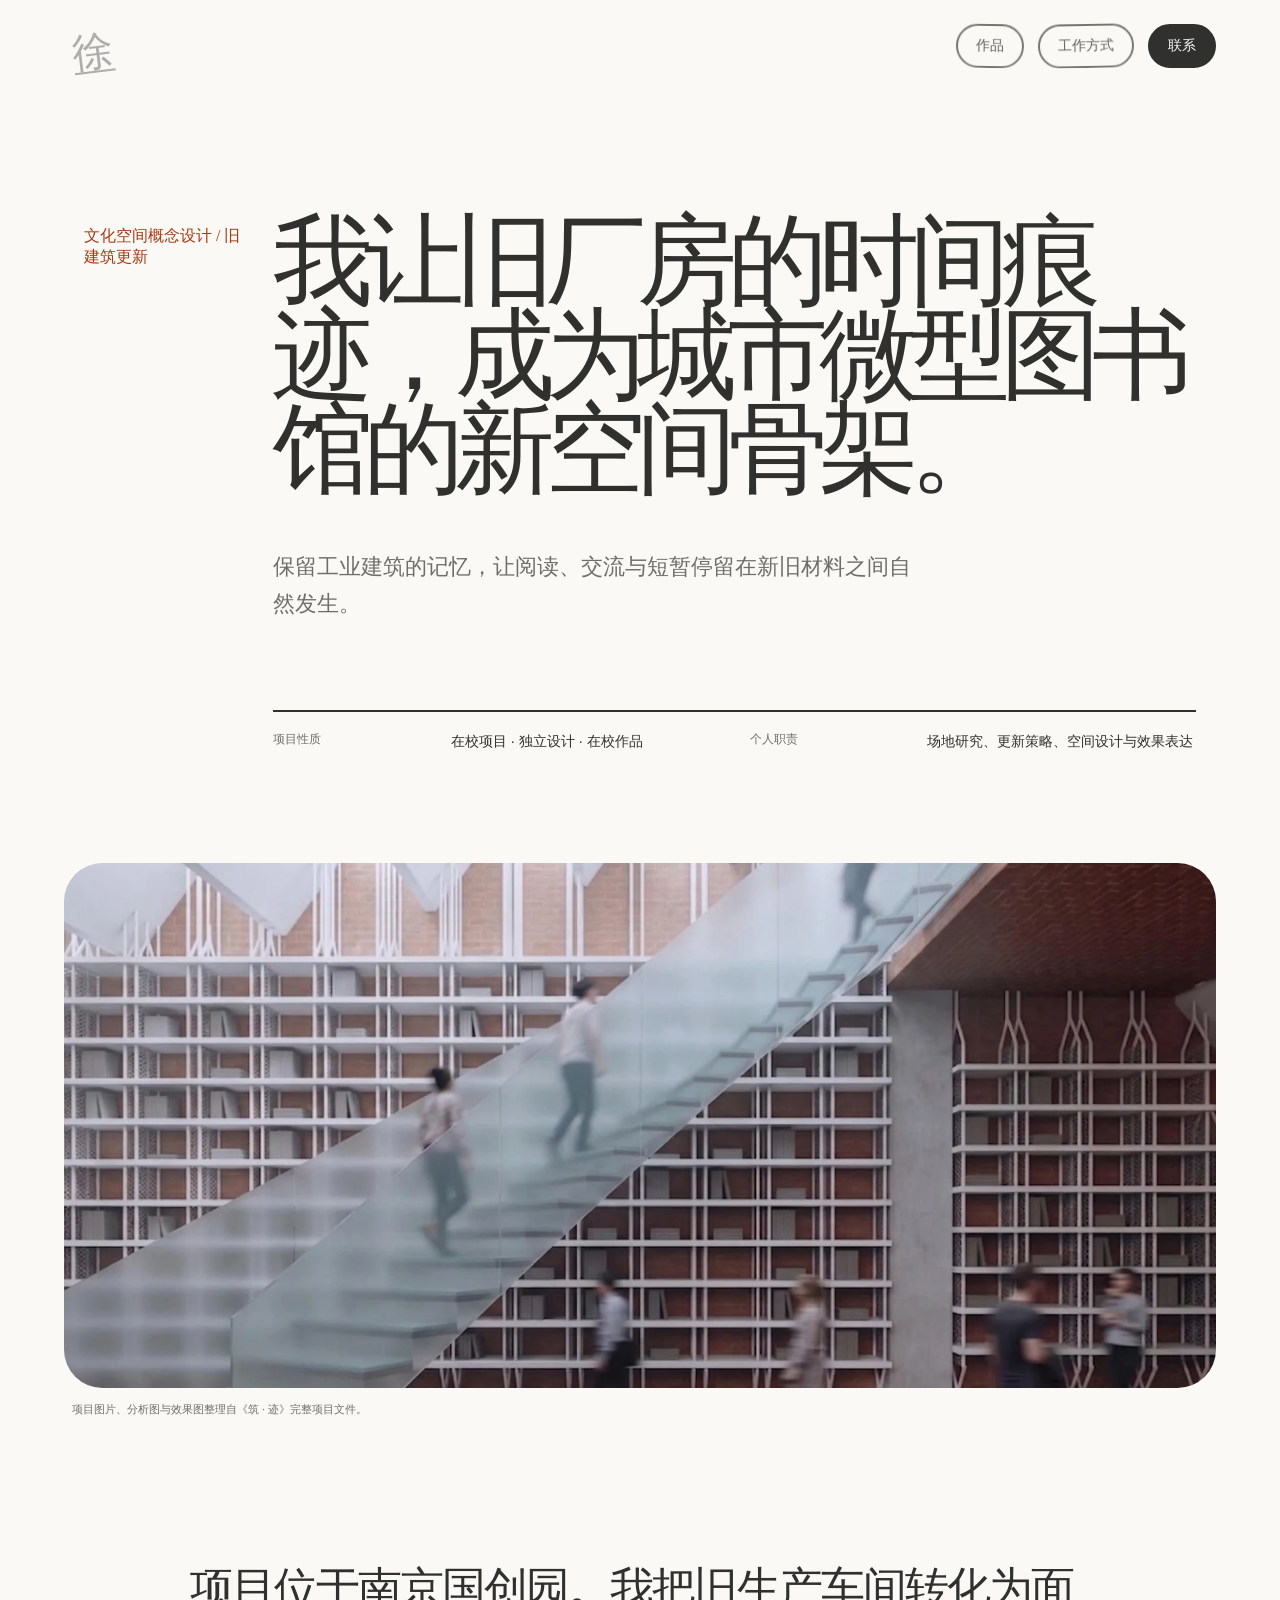
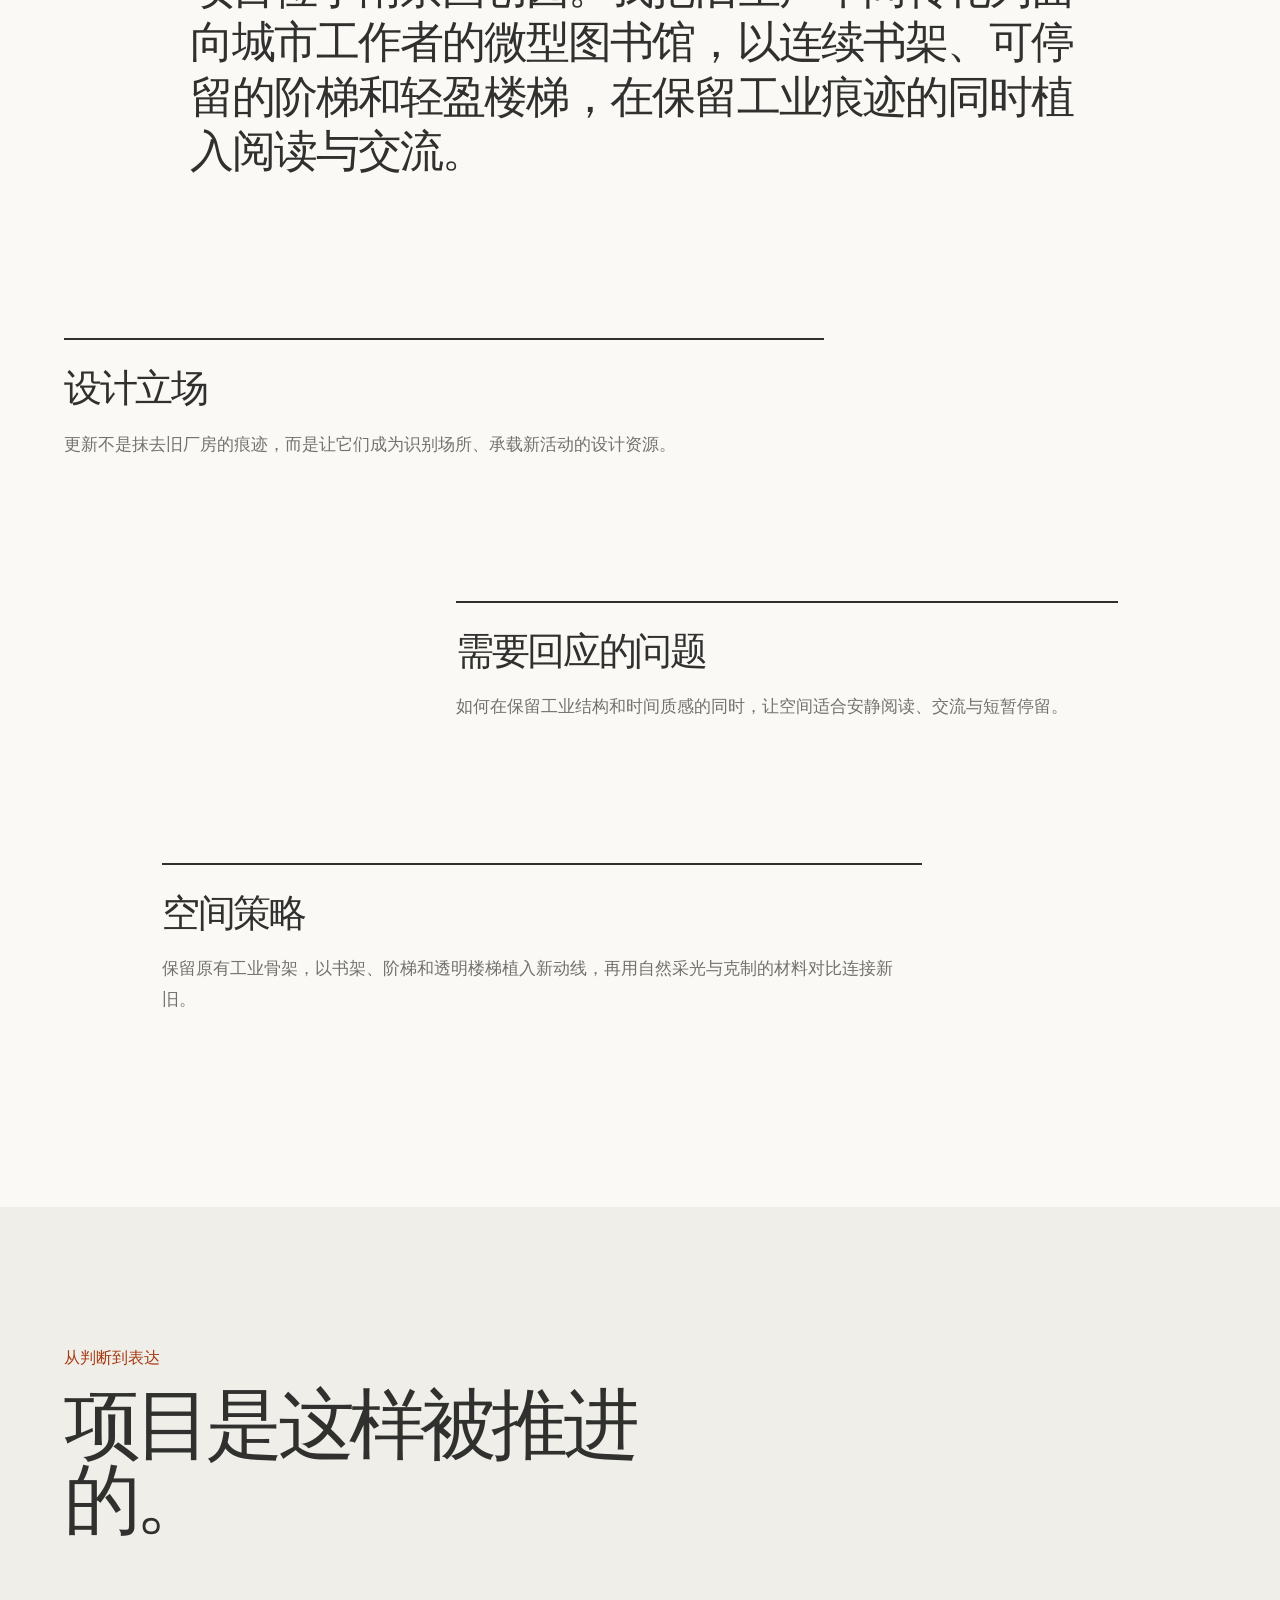
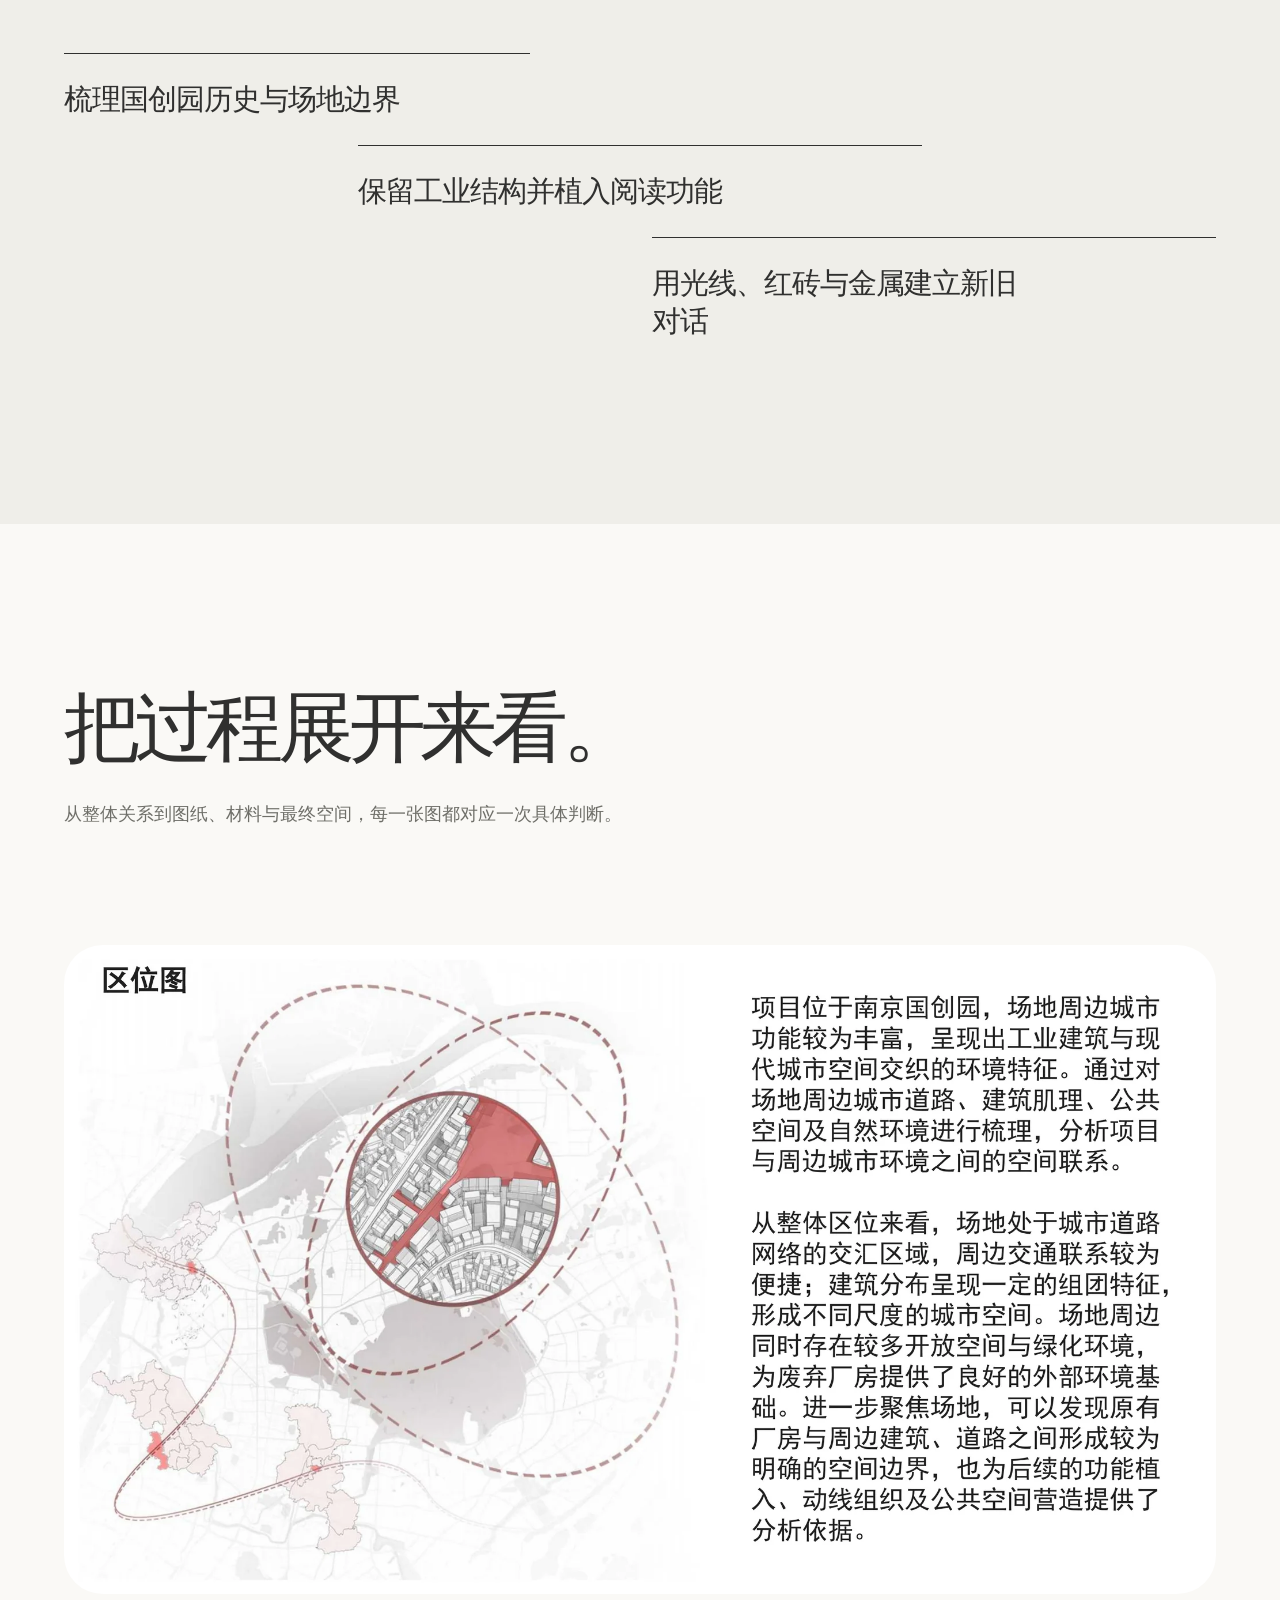
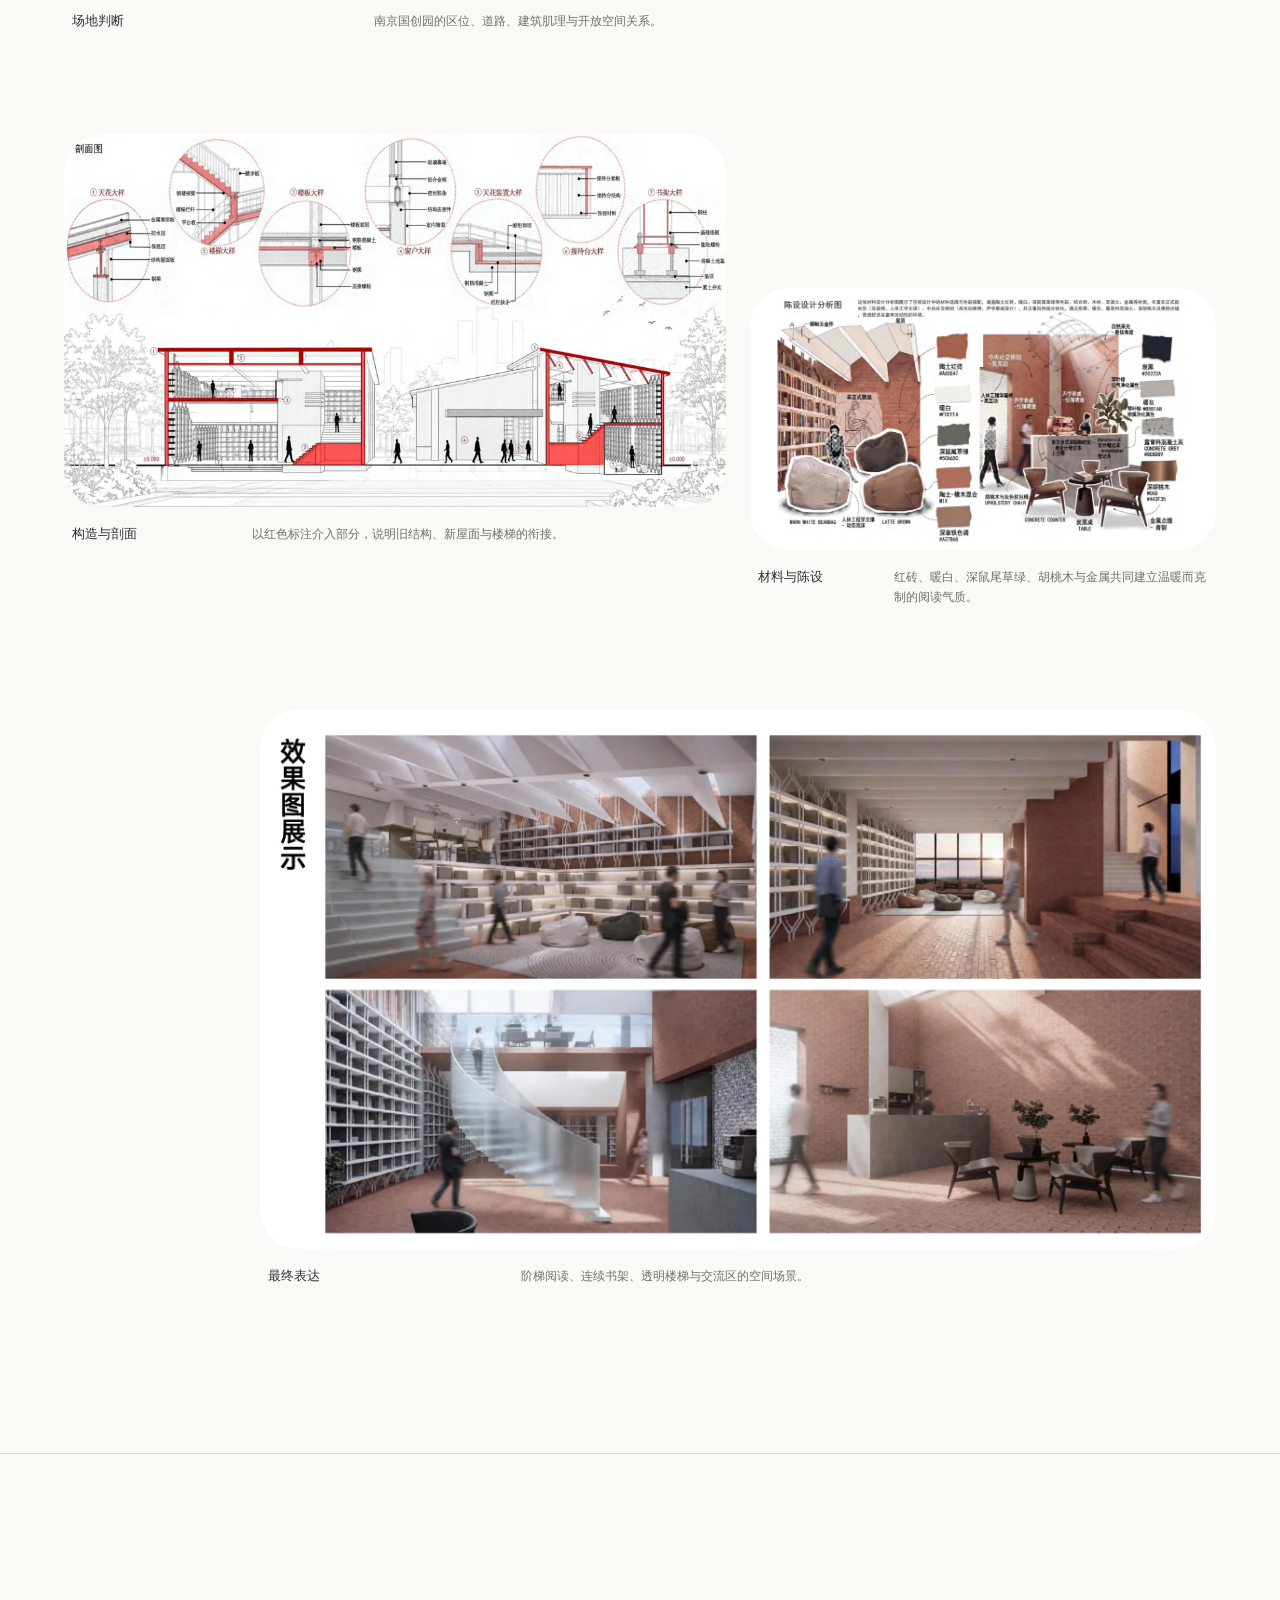
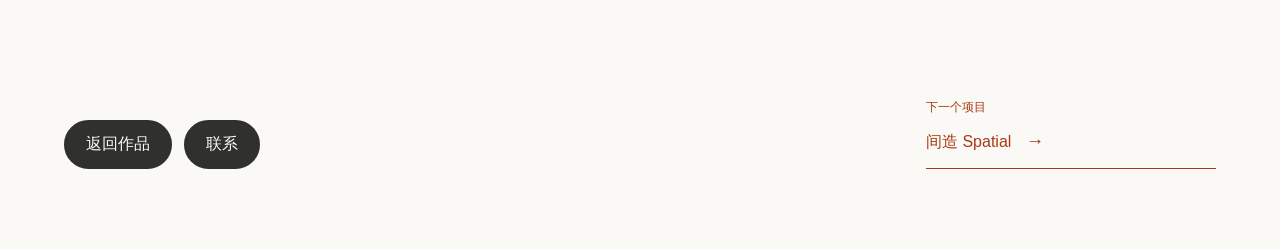
<file: trace-adaptive-reuse.html>
<!doctype html>
<html lang="zh-CN">
  <head>
    <meta charset="UTF-8" />
    <meta name="viewport" content="width=device-width, initial-scale=1" />
    <meta name="description" content="徐楷峰室内设计作品：筑 · 迹旧建筑更新。保留旧厂房时间痕迹，将其转化为城市微型图书馆的文化空间骨架。" />
    <meta property="og:type" content="article" />
    <meta property="og:title" content="筑 · 迹｜旧建筑更新与文化空间｜徐楷峰" />
    <meta property="og:description" content="以旧厂房原有结构与材料痕迹为线索，建立城市微型图书馆的新空间秩序。" />
    <meta property="og:image" content="https://xukf4412-ui.github.io/assets/images/projects/adaptive/hero.webp" />
    <meta property="og:url" content="https://xukf4412-ui.github.io/trace-adaptive-reuse.html" />
    <meta name="theme-color" content="#faf9f6" />
    <title>筑 · 迹｜旧建筑更新与文化空间｜徐楷峰</title>
    <link rel="canonical" href="https://xukf4412-ui.github.io/trace-adaptive-reuse.html" />
    <link rel="icon" href="assets/favicon.svg" type="image/svg+xml" />
    <link rel="stylesheet" href="styles.css?v=20260910-next-project" />
    <script type="module" src="scripts/site.mjs?v=20260905-cover"></script>
    <script type="module" src="scripts/project.mjs?v=20260910-next-project"></script>
  </head>
  <body class="project-page" data-project-slug="trace-adaptive-reuse">
    <a class="skip-link" href="#project-main">跳到项目内容</a>

    <header class="site-header">
      <a class="wordmark" href="index.html" aria-label="返回首页">
        <span class="wordmark-glyph" aria-hidden="true">徐</span>
        <span class="sr-only">徐楷峰</span>
      </a>
      <nav class="site-nav" aria-label="项目导航">
        <a href="index.html#work">作品</a>
        <a href="index.html#process">工作方式</a>
        <button class="nav-button nav-button-dark" type="button" aria-haspopup="dialog" data-contact-open>联系</button>
      </nav>
    </header>

    <main id="project-main">
      <section class="project-fallback">
        <h1>筑 · 迹｜旧建筑更新与文化空间</h1>
        <p>保留旧厂房的结构与材料痕迹，将其转化为城市微型图书馆的新空间骨架。</p>
        <a class="text-link" href="index.html#work">返回作品</a>
      </section>
    </main>

    <dialog class="contact-dialog" id="contact-dialog" role="dialog" aria-modal="true" aria-labelledby="dialog-title">
      <div class="dialog-inner">
        <button class="dialog-close" type="button" data-contact-close>关闭</button>
        <div class="dialog-copy">
          <p class="hand-note">联系</p>
          <h2 id="dialog-title">与我联系</h2>
          <p>如果你正在寻找愿意把空间判断继续推进到图纸细节的人，我们可以聊聊。</p>
        </div>
        <div class="wechat-contact">
          <img class="wechat-qr" src="assets/images/contact/wechat-qr.png" width="670" height="670" alt="徐楷峰的微信二维码" />
          <div class="wechat-contact-copy">
            <small>微信</small>
            <strong>扫码添加，备注“作品集”</strong>
          </div>
        </div>
        <div class="contact-details">
          <a href="tel:+8613670242723"><small>电话</small><span>136 7024 2723</span></a>
          <a href="mailto:xukf4412@gamil.com"><small>邮箱</small><span>xukf4412@gamil.com</span></a>
        </div>
      </div>
    </dialog>
  </body>
</html>
</file>
<file: styles.css>
:root {
  color-scheme: light;
  --paper: #faf9f6;
  --paper-deep: #efeee9;
  --white: #ffffff;
  --ink: #30302f;
  --ink-strong: #171816;
  --muted: #6f6f69;
  --line: rgba(48, 48, 47, 0.18);
  --olive: #465b3a;
  --clay: #a63a12;
  --blue: #1f6ea8;
  --green: #465b3a;
  --violet: #8a6836;
  --page-gutter: clamp(20px, 5vw, 80px);
  --content-max: 1320px;
  --image-radius: clamp(24px, 3vw, 46px);
  --ease-out: cubic-bezier(0.22, 1, 0.36, 1);
  --ease-in-out: cubic-bezier(0.76, 0, 0.24, 1);
}

*,
*::before,
*::after {
  box-sizing: border-box;
}

html {
  scroll-behavior: smooth;
}

body {
  margin: 0;
  overflow-x: clip;
  background: var(--paper);
  color: var(--ink);
  font-family:
    "Microsoft YaHei",
    "PingFang SC",
    "Noto Sans CJK SC",
    Arial,
    sans-serif;
  font-synthesis: none;
  text-rendering: optimizeLegibility;
}

button {
  font: inherit;
}

img,
svg {
  display: block;
  max-width: 100%;
}

a {
  color: inherit;
  text-decoration: none;
}

button {
  color: inherit;
}

button,
a {
  -webkit-tap-highlight-color: transparent;
}

::selection {
  background: var(--olive);
  color: var(--paper);
}

:focus-visible {
  outline: 3px solid var(--blue);
  outline-offset: 4px;
}

.skip-link {
  position: fixed;
  top: 10px;
  left: 10px;
  z-index: 100;
  padding: 12px 16px;
  border-radius: 10px;
  background: var(--ink-strong);
  color: var(--paper);
  transform: translateY(-150%);
  transition: transform 180ms var(--ease-out);
}

.skip-link:focus {
  transform: translateY(0);
}

.sr-only {
  position: absolute;
  width: 1px;
  height: 1px;
  padding: 0;
  margin: -1px;
  overflow: hidden;
  clip: rect(0, 0, 0, 0);
  white-space: nowrap;
  border: 0;
}

.hand-note {
  margin: 0;
  color: #66665f;
  font-family: "KaiTi", "STKaiti", "Kaiti SC", "Segoe Print", cursive;
  font-size: clamp(0.82rem, 1.25vw, 1.08rem);
  font-weight: 500;
  line-height: 1.45;
}

.site-header {
  position: fixed;
  inset: 0 0 auto;
  z-index: 50;
  display: flex;
  align-items: flex-start;
  justify-content: space-between;
  padding: 24px var(--page-gutter);
  pointer-events: none;
}

.site-header > * {
  pointer-events: auto;
}

.wordmark {
  display: grid;
  width: 58px;
  height: 58px;
  place-items: center;
  color: #aeadab;
  transform: rotate(-7deg);
  transition:
    color 180ms ease,
    transform 240ms var(--ease-out);
}

.wordmark-glyph {
  font-family: "KaiTi", "Segoe Print", cursive;
  font-size: 2.55rem;
  font-weight: 700;
  line-height: 1;
  text-decoration: underline;
  text-decoration-thickness: 2px;
  text-underline-offset: 5px;
}

.site-nav {
  display: flex;
  align-items: center;
  gap: 14px;
}

.site-nav a,
.nav-button {
  display: inline-flex;
  min-height: 44px;
  align-items: center;
  justify-content: center;
  gap: 6px;
  padding: 8px 18px;
  border: 2px solid #777772;
  border-radius: 999px;
  background: rgba(250, 249, 246, 0.9);
  color: #60605b;
  font-family: "KaiTi", "STKaiti", "Kaiti SC", "Segoe Print", cursive;
  font-size: 0.86rem;
  font-weight: 700;
  line-height: 1;
  cursor: pointer;
  -webkit-backdrop-filter: blur(10px);
  backdrop-filter: blur(10px);
  transform: rotate(var(--nav-rotate, 0deg));
  transition:
    color 180ms ease,
    background-color 180ms ease,
    border-color 180ms ease,
    transform 220ms var(--ease-out);
}

.site-nav a:first-child {
  --nav-rotate: 1deg;
}

.site-nav a:nth-child(2) {
  --nav-rotate: -1deg;
}

.nav-button-dark {
  border-color: var(--ink);
  background: var(--ink);
  color: var(--paper);
}

[data-motion="ready"] [data-reveal] {
  opacity: 0;
  translate: 0 28px;
  transition:
    opacity 760ms var(--ease-out),
    translate 760ms var(--ease-out);
}

[data-motion="ready"] [data-reveal].is-visible {
  opacity: 1;
  translate: 0 0;
}

.hero-statement > span:nth-child(2) {
  transition-delay: 90ms;
}

.hero-statement > span:nth-child(3) {
  transition-delay: 180ms;
}

.hero-proof {
  transition-delay: 260ms;
}

.hero-question {
  transition-delay: 340ms;
}

.marker-word {
  position: relative;
  z-index: 0;
  display: inline;
  padding: 0.01em 0.18em 0.08em;
  color: var(--paper);
  font-style: normal;
  white-space: nowrap;
}

.marker-word::before {
  position: absolute;
  z-index: -1;
  inset: -0.04em -0.04em -0.01em;
  border-radius: 52% 45% 49% 44% / 45% 53% 47% 52%;
  background: var(--marker-color, var(--olive));
  content: "";
  transform: rotate(-1.5deg) scaleX(1);
  transform-origin: left;
  transition: transform 950ms var(--ease-in-out);
}

[data-motion="ready"] .marker-word::before {
  transform: rotate(-1.5deg) scaleX(0);
}

[data-motion="ready"] .marker-word {
  color: var(--ink);
  transition: color 150ms ease 420ms;
}

[data-motion="ready"] .marker-word.is-marked::before {
  transform: rotate(-1.5deg) scaleX(1);
}

[data-motion="ready"] .marker-word.is-marked {
  color: var(--paper);
}

.marker-olive {
  --marker-color: var(--olive);
}

.marker-clay {
  --marker-color: var(--clay);
}

.marker-blue {
  --marker-color: var(--blue);
}

[data-drift] {
  --drift-y: 0px;
}

.story-hero {
  min-height: 100vh;
  min-height: 100svh;
  padding: 110px var(--page-gutter) 70px;
}

.hero-stage {
  position: relative;
  display: grid;
  width: min(100%, 1180px);
  min-height: calc(100vh - 180px);
  min-height: calc(100svh - 180px);
  margin: 0 auto;
  place-items: center;
}

.hero-statement {
  width: min(100%, 1040px);
  margin: 0;
  font-size: clamp(3.15rem, 5.55vw, 5.3rem);
  font-weight: 750;
  letter-spacing: -0.075em;
  line-height: 1.03;
}

.hero-statement > span {
  display: block;
}

.hero-line-part {
  display: inline;
}

.hero-statement > span:nth-child(2) {
  padding-left: 7.5%;
}

.hero-statement > span:nth-child(3) {
  padding-left: 15%;
}

.hero-hello,
.hero-proof,
.hero-question {
  position: absolute;
}

.hero-hello {
  top: 15%;
  left: 1%;
}

.hero-hello strong {
  font-weight: 800;
}

.hero-hello svg {
  position: absolute;
  top: 75%;
  left: 92%;
  width: 82px;
}

.hero-proof {
  right: 0;
  bottom: 20%;
  width: min(24rem, 32%);
}

.hero-proof strong {
  display: block;
  color: var(--ink);
  font-weight: 600;
}

.hero-proof svg {
  position: absolute;
  right: 96%;
  bottom: 45%;
  width: 92px;
}

.hero-hello path,
.hero-proof path,
.hero-question path {
  fill: none;
  stroke: currentColor;
  stroke-linecap: round;
  stroke-linejoin: round;
  stroke-width: 1.8;
}

.hero-question {
  bottom: 1%;
  left: 50%;
  min-height: 44px;
  padding: 8px 12px;
  transform: translateX(-50%) rotate(-1deg);
}

.hero-question svg {
  position: absolute;
  top: 80%;
  left: 48%;
  width: 42px;
}

.work-story {
  width: min(100%, var(--content-max));
  margin: 0 auto;
  padding: 7rem var(--page-gutter) 13rem;
}

.chapter-heading {
  min-height: 52vh;
  min-height: 52svh;
  padding-top: 8vh;
}

.chapter-heading h2 {
  max-width: 11em;
  margin: 16px 0 0;
  font-size: clamp(3.8rem, 6.4vw, 6.4rem);
  font-weight: 750;
  letter-spacing: -0.075em;
  line-height: 0.98;
}

.project-story {
  display: grid;
  min-height: min(900px, 92vh);
  min-height: min(900px, 92svh);
  grid-template-columns: repeat(12, minmax(0, 1fr));
  gap: clamp(28px, 5vw, 80px);
  align-items: center;
  padding: 6rem 0;
}

.project-visual {
  display: block;
  min-width: 0;
}

.project-story-feature .project-visual {
  grid-column: 1 / span 7;
}

.project-story-feature .project-statement {
  grid-column: 8 / -1;
}

.project-story-office .project-visual {
  grid-column: 7 / -1;
  grid-row: 1;
}

.project-story-office .project-statement {
  grid-column: 1 / span 5;
  grid-row: 1;
}

.project-story-suite .project-visual {
  grid-column: 1 / span 8;
}

.project-story-suite .project-statement {
  grid-column: 9 / -1;
}

.image-frame {
  position: relative;
  margin: 0;
  overflow: hidden;
  border: 1px solid rgba(48, 48, 47, 0.08);
  border-radius: var(--image-radius);
  background: var(--paper-deep);
  box-shadow: 0 24px 48px rgba(35, 35, 32, 0.12);
  transform: translate3d(0, var(--drift-y), 0) rotate(var(--frame-rotate, 0deg));
}

.image-frame-landscape {
  --frame-rotate: -0.8deg;
  aspect-ratio: 4 / 3;
}

.image-frame-portrait {
  --frame-rotate: 0.9deg;
  aspect-ratio: 4 / 5;
}

.image-frame-wide {
  --frame-rotate: -0.5deg;
  aspect-ratio: 16 / 10;
}

.image-frame img {
  width: 100%;
  height: 100%;
  object-fit: cover;
  transition: transform 260ms var(--ease-out);
}

.image-frame figcaption {
  position: absolute;
  right: 18px;
  bottom: 18px;
  max-width: calc(100% - 36px);
  padding: 9px 13px;
  border-radius: 999px;
  background: rgba(250, 249, 246, 0.9);
  color: #66665f;
  font-size: 0.67rem;
  -webkit-backdrop-filter: blur(10px);
  backdrop-filter: blur(10px);
}

.project-statement {
  align-self: center;
}

.project-number {
  margin-bottom: 22px;
  color: var(--clay);
}

.project-statement h3 {
  margin: 0;
  font-size: clamp(2.05rem, 3.35vw, 3.55rem);
  font-weight: 750;
  letter-spacing: -0.06em;
  line-height: 1.04;
}

.project-meta {
  margin: 24px 0 0;
  color: var(--muted);
  font-size: clamp(0.82rem, 1.25vw, 1rem);
  font-weight: 600;
  line-height: 1.6;
}

.story-link {
  display: inline-flex;
  min-height: 44px;
  align-items: center;
  gap: 8px;
  margin-top: 26px;
  border-bottom: 2px solid currentColor;
  font-size: 0.9rem;
  font-weight: 700;
}

.story-link span {
  transition: transform 180ms var(--ease-out);
}

.work-more {
  width: max-content;
  max-width: 100%;
  margin: 8rem auto 0;
  padding-bottom: 5px;
  border-bottom: 2px solid #bbb9b3;
  text-align: center;
}

.story-pivot {
  display: grid;
  min-height: 105vh;
  min-height: 105svh;
  place-items: center;
  padding: 8rem var(--page-gutter);
}

.pivot-copy {
  width: min(100%, 1060px);
}

.pivot-copy > .hand-note {
  margin-bottom: 20px;
  color: var(--clay);
}

.pivot-copy h2 {
  margin: 0;
  font-size: clamp(4rem, 7.2vw, 7.2rem);
  font-weight: 750;
  letter-spacing: -0.085em;
  line-height: 0.92;
}

.pivot-copy h2 span {
  display: block;
}

.pivot-copy h2 span:nth-child(2) {
  padding-left: 14%;
}

.pivot-answer {
  max-width: 20em;
  margin: 80px 0 0 auto;
  font-size: clamp(1.35rem, 2.3vw, 2.25rem);
  font-weight: 700;
  line-height: 1.4;
}

.pivot-answer .marker-word {
  display: inline-block;
  margin-top: 8px;
}

.process-ending {
  min-height: 100vh;
  min-height: 100svh;
  padding: 10rem var(--page-gutter) 12rem;
}

.process-heading,
.process-steps {
  width: min(100%, 1180px);
  margin-inline: auto;
}

.process-heading .hand-note {
  margin-bottom: 24px;
}

.process-ending h2 {
  margin: 0;
  font-size: clamp(4rem, 8vw, 8.5rem);
  font-weight: 750;
  letter-spacing: -0.085em;
  line-height: 0.92;
}

.process-ending h2 span {
  display: block;
}

.process-steps {
  margin-top: clamp(7rem, 13vw, 13rem);
  border-top: 2px solid var(--ink);
}

.process-step {
  display: grid;
  grid-template-columns: minmax(9rem, 0.85fr) minmax(16rem, 1.75fr) minmax(9rem, 0.8fr);
  gap: clamp(24px, 4vw, 72px);
  align-items: baseline;
  padding: clamp(2rem, 4vw, 3.8rem) 0;
  border-bottom: 1px solid var(--line);
  transition:
    color 240ms var(--ease-out),
    padding 300ms var(--ease-out);
}

.process-step strong {
  font-size: clamp(1.7rem, 3vw, 3.15rem);
  letter-spacing: -0.055em;
  line-height: 1;
}

.process-step > span {
  max-width: 30rem;
  color: var(--muted);
  font-size: clamp(0.98rem, 1.4vw, 1.2rem);
  line-height: 1.8;
}

.process-step small {
  justify-self: end;
  color: var(--olive);
  font-weight: 700;
}

.contact-story {
  display: grid;
  min-height: 105vh;
  min-height: 105svh;
  grid-template-columns: minmax(220px, 0.75fr) minmax(360px, 1.5fr) minmax(230px, 0.8fr);
  gap: clamp(28px, 4vw, 64px);
  align-items: center;
  padding: 8rem var(--page-gutter) 5rem;
}

.contact-philosophy {
  align-self: end;
  padding-bottom: 7rem;
}

.contact-philosophy > p:last-child {
  margin: 18px 0 0;
  font-size: clamp(1rem, 1.4vw, 1.25rem);
  line-height: 1.6;
}

.contact-drawing {
  position: relative;
  align-self: end;
}

.contact-drawing svg {
  width: 100%;
  color: var(--ink);
}

.contact-drawing path,
.contact-drawing circle {
  fill: none;
  stroke: currentColor;
  stroke-linecap: round;
  stroke-linejoin: round;
  stroke-width: 6;
}

.contact-bubble {
  position: absolute;
  top: 25%;
  right: -5%;
  max-width: 19rem;
  padding: 16px 22px;
  border-radius: 24px;
  background: var(--blue);
  color: white;
  font-size: clamp(0.9rem, 1.45vw, 1.2rem);
  font-weight: 700;
  line-height: 1.5;
  transform: rotate(1deg);
}

.contact-main-button {
  align-self: end;
  min-height: 54px;
  margin-bottom: 7rem;
  padding: 14px 22px;
  border: 3px solid var(--ink);
  border-radius: 48% 52% 45% 55% / 51% 46% 54% 49%;
  background: transparent;
  font-family: "KaiTi", "STKaiti", "Kaiti SC", "Segoe Print", cursive;
  font-size: 1rem;
  font-weight: 700;
  cursor: pointer;
  transform: rotate(-2deg);
  transition:
    color 180ms ease,
    background-color 180ms ease,
    transform 180ms var(--ease-out);
}

.site-footer {
  display: flex;
  justify-content: space-between;
  padding: 24px var(--page-gutter);
  border-top: 1px solid var(--line);
  color: var(--muted);
  font-size: 0.72rem;
}

.site-footer p {
  margin: 0;
}

.contact-dialog {
  width: min(900px, calc(100vw - 32px));
  max-width: none;
  max-height: calc(100vh - 32px);
  max-height: calc(100dvh - 32px);
  padding: 0;
  overflow: auto;
  border: 0;
  border-radius: 34px;
  background: var(--paper);
  color: var(--ink);
}

.contact-dialog::backdrop {
  background: rgba(20, 20, 18, 0.72);
  -webkit-backdrop-filter: blur(8px);
  backdrop-filter: blur(8px);
}

.dialog-inner {
  position: relative;
  display: grid;
  min-height: 510px;
  grid-template-columns: minmax(0, 1fr) minmax(240px, 0.68fr);
  grid-template-areas:
    "copy wechat"
    "details wechat";
  gap: 28px 44px;
  align-items: end;
  padding: clamp(32px, 6vw, 76px);
}

.dialog-close {
  position: absolute;
  top: 20px;
  right: 20px;
  min-width: 52px;
  min-height: 44px;
  padding: 8px 12px;
  border: 2px solid var(--ink);
  border-radius: 999px;
  background: transparent;
  cursor: pointer;
}

.dialog-copy {
  grid-area: copy;
}

.dialog-copy h2 {
  margin: 10px 0 0;
  font-size: clamp(3rem, 7vw, 6rem);
  font-weight: 750;
  letter-spacing: -0.08em;
}

.dialog-copy > p:last-child {
  max-width: 25rem;
  margin: 22px 0 0;
  color: #74746f;
  line-height: 1.7;
}

.contact-details {
  grid-area: details;
  display: grid;
  grid-template-columns: repeat(2, minmax(0, 1fr));
  gap: 12px;
}

.wechat-contact {
  grid-area: wechat;
  display: grid;
  gap: 16px;
  align-self: end;
  padding: 14px;
  border: 1px solid var(--line);
  border-radius: 26px;
  background: var(--white);
}

.wechat-qr {
  display: block;
  width: 100%;
  height: auto;
  aspect-ratio: 1;
  border-radius: 16px;
  background: #fff;
}

.wechat-contact-copy {
  display: grid;
  gap: 4px;
  padding: 0 4px 4px;
}

.wechat-contact-copy small {
  color: var(--muted);
  font-size: 0.66rem;
}

.wechat-contact-copy strong {
  font-size: 0.88rem;
  line-height: 1.45;
}

.contact-details a {
  display: flex;
  min-height: 104px;
  flex-direction: column;
  justify-content: space-between;
  padding: 20px;
  border: 1px solid var(--line);
  border-radius: 22px;
  background: var(--paper-deep);
  color: var(--ink);
  text-decoration: none;
  transition: border-color 180ms var(--ease-out), background-color 180ms var(--ease-out);
}

.contact-details small {
  color: var(--muted);
  font-size: 0.66rem;
}

.contact-details span {
  overflow-wrap: anywhere;
  font-weight: 700;
}

@media (hover: hover) and (pointer: fine) {
  .contact-details a:hover {
    border-color: var(--ink);
    background: var(--white);
  }
}

.no-script-contact {
  grid-column: 1 / -1;
  max-width: 32rem;
  margin: 0;
  padding: 18px;
  border: 1px solid var(--line);
  color: #61615c;
  line-height: 1.7;
}

.has-open-dialog {
  overflow: hidden;
}

.has-open-dialog::before {
  position: fixed;
  z-index: 89;
  inset: 0;
  background: rgba(20, 20, 18, 0.72);
  content: "";
}

.dialog-fallback-open {
  position: fixed;
  z-index: 90;
  inset: 16px;
  display: block;
  margin: auto;
}

.project-page {
  min-height: 100vh;
  min-height: 100dvh;
}

.project-fallback {
  min-height: 100vh;
  min-height: 100svh;
  padding: 180px var(--page-gutter) 80px;
}

.project-fallback h1 {
  max-width: 11em;
  margin: 0;
  font-size: clamp(3.5rem, 7vw, 7rem);
  font-weight: 750;
  letter-spacing: -0.075em;
}

.project-fallback p {
  color: #757570;
}

.case-study {
  padding-top: 150px;
}

.case-header {
  display: grid;
  width: min(100%, 1240px);
  min-height: 74vh;
  min-height: 74svh;
  grid-template-columns: repeat(12, minmax(0, 1fr));
  gap: 24px;
  align-content: center;
  margin: 0 auto;
  padding: 4rem var(--page-gutter) 7rem;
}

.case-category {
  grid-column: 1 / span 2;
  margin: 12px 0 0;
  color: var(--clay);
  font-family: "KaiTi", "STKaiti", "Kaiti SC", "Segoe Print", cursive;
}

.case-header h1 {
  grid-column: 3 / -1;
  margin: 0;
  font-size: clamp(4rem, 7.8vw, 8.5rem);
  font-weight: 750;
  letter-spacing: -0.09em;
  line-height: 0.94;
}

.case-concept {
  grid-column: 3 / span 7;
  margin: 28px 0 0;
  color: #6f6f6a;
  font-size: clamp(1.1rem, 1.7vw, 1.5rem);
  line-height: 1.7;
}

.case-meta {
  display: grid;
  grid-column: 3 / -1;
  grid-template-columns: repeat(2, 1fr);
  gap: 30px;
  margin: 64px 0 0;
  padding-top: 20px;
  border-top: 2px solid var(--ink);
}

.case-meta div {
  display: grid;
  grid-template-columns: minmax(5.5rem, 0.6fr) 1fr;
  gap: 16px;
}

.case-meta dt {
  color: var(--muted);
  font-size: 0.72rem;
}

.case-meta dd {
  margin: 0;
  font-size: 0.9rem;
}

.case-image {
  width: min(calc(100% - 2 * var(--page-gutter)), 1320px);
  margin: 0 auto;
}

.case-image img {
  width: 100%;
  height: auto;
  max-height: 88vh;
  max-height: 88svh;
  border-radius: var(--image-radius);
  object-fit: cover;
}

.case-image figcaption {
  padding: 14px 8px 0;
  color: var(--muted);
  font-size: 0.7rem;
}

.case-summary {
  width: min(calc(100% - 2 * var(--page-gutter)), 900px);
  margin: 0 auto;
  padding: 9rem 0 2rem;
}

.case-summary p {
  margin: 0;
  font-size: clamp(1.8rem, 3.4vw, 3.3rem);
  font-weight: 700;
  letter-spacing: -0.045em;
  line-height: 1.25;
}

.case-narrative {
  display: grid;
  width: min(calc(100% - 2 * var(--page-gutter)), 1180px);
  grid-template-columns: repeat(12, minmax(0, 1fr));
  gap: clamp(5rem, 11vw, 10rem) 24px;
  margin: 0 auto;
  padding: 8rem 0 12rem;
}

.case-narrative section {
  padding-top: 28px;
  border-top: 2px solid var(--ink);
}

.case-position {
  grid-column: 1 / span 8;
}

.case-challenge {
  grid-column: 5 / span 7;
}

.case-approach {
  grid-column: 2 / span 8;
}

.case-narrative h2 {
  margin: 0 0 20px;
  font-size: clamp(1.8rem, 3vw, 3rem);
  letter-spacing: -0.06em;
  line-height: 1.05;
}

.case-narrative p {
  margin: 0;
  color: #72726d;
  font-size: clamp(1rem, 1.35vw, 1.18rem);
  line-height: 1.8;
}

.case-process {
  padding: clamp(7rem, 11vw, 11rem) var(--page-gutter);
  background: var(--paper-deep);
}

.case-process-heading,
.case-process-list {
  width: min(100%, 1180px);
  margin-inline: auto;
}

.case-process-heading p {
  margin: 0 0 18px;
  color: var(--clay);
  font-family: "KaiTi", "STKaiti", "Kaiti SC", "Segoe Print", cursive;
}

.case-process-heading h2,
.case-assets-heading h2 {
  max-width: 9em;
  margin: 0;
  font-size: clamp(3rem, 6vw, 6.6rem);
  letter-spacing: -0.075em;
  line-height: 0.98;
}

.case-process-list {
  display: grid;
  grid-template-columns: repeat(12, minmax(0, 1fr));
  gap: 0 24px;
  margin-top: clamp(5rem, 9vw, 9rem);
  padding: 0;
  list-style: none;
}

.case-process-item {
  padding: 26px 0;
  border-top: 1px solid var(--ink);
}

.case-process-item:nth-child(1) {
  grid-column: 1 / span 5;
}

.case-process-item:nth-child(2) {
  grid-column: 4 / span 6;
}

.case-process-item:nth-child(3) {
  grid-column: 7 / -1;
}

.case-process-item span {
  display: block;
  max-width: 24rem;
  font-size: clamp(1.2rem, 2.25vw, 2rem);
  font-weight: 700;
  letter-spacing: -0.035em;
  line-height: 1.35;
}

.case-assets {
  padding: clamp(8rem, 13vw, 13rem) var(--page-gutter);
}

.case-assets-heading,
.case-assets-grid {
  width: min(100%, 1320px);
  margin-inline: auto;
}

.case-assets-heading p {
  max-width: 37rem;
  margin: 32px 0 0;
  color: var(--muted);
  font-size: clamp(1rem, 1.4vw, 1.2rem);
  line-height: 1.8;
}

.case-assets-grid {
  display: grid;
  grid-template-columns: repeat(12, minmax(0, 1fr));
  gap: clamp(4rem, 8vw, 8rem) 24px;
  margin-top: clamp(5rem, 9vw, 9rem);
}

.case-asset {
  margin: 0;
}

.case-asset--overview {
  grid-column: 1 / -1;
}

.case-asset--drawing {
  grid-column: 1 / span 7;
}

.case-asset--material {
  grid-column: 8 / -1;
  margin-top: clamp(5rem, 12vw, 11rem);
}

.case-asset--delivery {
  grid-column: 3 / -1;
}

.case-asset img {
  width: 100%;
  height: auto;
  border-radius: var(--image-radius);
}

.case-asset figcaption {
  display: grid;
  grid-template-columns: minmax(7rem, 0.5fr) 1.5fr;
  gap: 24px;
  padding: 18px 8px 0;
}

.case-asset figcaption strong {
  font-size: 0.84rem;
}

.case-asset figcaption span {
  color: var(--muted);
  font-size: 0.78rem;
  line-height: 1.6;
}

.drawing-delivery {
  padding: clamp(8rem, 13vw, 13rem) var(--page-gutter);
  border-top: 1px solid var(--line);
}

.drawing-delivery-heading,
.drawing-groups,
.drawing-featured,
.drawing-viewer-button {
  width: min(100%, 1320px);
  margin-inline: auto;
}

.drawing-delivery-heading > p {
  margin: 0 0 20px;
  color: var(--clay);
  font-family: "KaiTi", "STKaiti", "Kaiti SC", "Segoe Print", cursive;
}

.drawing-delivery-heading h2 {
  max-width: 10em;
  margin: 0;
  font-size: clamp(3.4rem, 7vw, 7.5rem);
  letter-spacing: -0.08em;
  line-height: 0.95;
}

.drawing-delivery-heading > span {
  display: block;
  max-width: 38rem;
  margin-top: 32px;
  color: var(--muted);
  line-height: 1.75;
}

.drawing-groups {
  display: grid;
  grid-template-columns: repeat(12, minmax(0, 1fr));
  gap: 24px;
  margin-top: clamp(5rem, 9vw, 8rem);
  padding: 0;
}

.drawing-groups div {
  display: flex;
  align-items: flex-end;
  justify-content: space-between;
  gap: 24px;
  padding-top: 18px;
  border-top: 1px solid var(--ink);
}

.drawing-groups div:nth-child(1) {
  grid-column: 1 / span 5;
}

.drawing-groups div:nth-child(2) {
  grid-column: 6 / span 3;
}

.drawing-groups div:nth-child(3) {
  grid-column: 9 / -1;
}

.drawing-groups dt {
  color: var(--muted);
  font-size: 0.86rem;
}

.drawing-groups dd {
  margin: 0;
  font-size: clamp(1.6rem, 3vw, 3rem);
  font-weight: 750;
  letter-spacing: -0.06em;
  line-height: 1;
}

.drawing-featured {
  display: grid;
  grid-template-columns: repeat(12, minmax(0, 1fr));
  gap: clamp(4rem, 8vw, 8rem) 24px;
  margin-top: clamp(5rem, 9vw, 9rem);
}

.drawing-preview {
  padding: 0;
  border: 0;
  background: transparent;
  color: inherit;
  text-align: left;
  cursor: zoom-in;
}

.drawing-preview:nth-child(1) {
  grid-column: 1 / span 7;
}

.drawing-preview:nth-child(2) {
  grid-column: 8 / -1;
  margin-top: clamp(4rem, 9vw, 9rem);
}

.drawing-preview:nth-child(3) {
  grid-column: 3 / span 8;
}

.drawing-preview img {
  width: 100%;
  height: auto;
  border: 1px solid var(--line);
  border-radius: var(--image-radius);
  background: var(--white);
  transition: transform 420ms var(--ease-out);
}

.drawing-preview > span {
  display: flex;
  align-items: baseline;
  justify-content: space-between;
  gap: 18px;
  padding: 16px 8px 0;
}

.drawing-preview strong {
  font-size: 0.9rem;
}

.drawing-preview small {
  color: var(--muted);
}

.drawing-viewer-button {
  display: flex;
  min-height: 72px;
  align-items: center;
  justify-content: center;
  margin-top: clamp(6rem, 10vw, 10rem);
  padding: 18px 28px;
  border: 2px solid var(--ink);
  border-radius: 999px;
  background: var(--ink);
  color: var(--paper);
  font-size: clamp(1rem, 1.6vw, 1.3rem);
  font-weight: 700;
  white-space: nowrap;
  cursor: pointer;
  transition:
    background 220ms var(--ease-out),
    color 220ms var(--ease-out),
    transform 220ms var(--ease-out);
}

.drawing-dialog {
  width: 100vw;
  max-width: none;
  height: 100vh;
  height: 100dvh;
  max-height: none;
  margin: 0;
  padding: 0;
  border: 0;
  background: var(--paper);
  color: var(--ink);
}

.drawing-dialog::backdrop {
  background: rgba(23, 24, 22, 0.72);
  -webkit-backdrop-filter: blur(8px);
  backdrop-filter: blur(8px);
}

.drawing-dialog-fallback {
  position: fixed;
  inset: 0;
  z-index: 90;
  display: block;
}

.drawing-dialog-shell {
  display: grid;
  min-width: 0;
  height: 100%;
  grid-template-rows: auto minmax(0, 1fr) auto;
}

.drawing-dialog-header {
  display: flex;
  min-width: 0;
  min-height: 88px;
  align-items: center;
  justify-content: space-between;
  gap: 24px;
  padding: 18px var(--page-gutter);
  border-bottom: 1px solid var(--line);
}

.drawing-dialog-header p,
.drawing-dialog-header h2 {
  margin: 0;
}

.drawing-dialog-header p {
  margin-bottom: 6px;
  color: var(--muted);
  font-size: 0.7rem;
}

.drawing-dialog-header h2 {
  font-size: clamp(1.25rem, 2vw, 1.8rem);
  letter-spacing: -0.035em;
}

.drawing-dialog-close,
.drawing-dialog-nav {
  min-height: 44px;
  padding: 10px 17px;
  border: 1px solid var(--ink);
  border-radius: 999px;
  background: var(--paper);
  color: var(--ink);
  font-weight: 700;
  white-space: nowrap;
  cursor: pointer;
}

.drawing-dialog-stage {
  display: grid;
  min-width: 0;
  min-height: 0;
  grid-template-columns: 94px minmax(0, 1fr) 94px;
  align-items: stretch;
}

.drawing-dialog-nav {
  align-self: center;
  justify-self: center;
}

.drawing-canvas {
  display: grid;
  min-width: 0;
  min-height: 0;
  overflow: auto;
  place-items: center;
  background: var(--paper-deep);
}

.drawing-zoom {
  display: grid;
  width: 100%;
  height: 100%;
  min-height: 0;
  place-items: center;
  padding: clamp(12px, 2vw, 28px);
  border: 0;
  background: transparent;
  cursor: zoom-in;
}

.drawing-zoom,
.drawing-load-error {
  grid-area: 1 / 1;
}

.drawing-zoom img {
  width: 100%;
  height: 100%;
  max-height: calc(100dvh - 260px);
  object-fit: contain;
  transition: opacity 180ms ease;
}

.drawing-dialog.is-loading .drawing-zoom img {
  opacity: 0.28;
}

.drawing-dialog.is-zoomed .drawing-zoom {
  width: max-content;
  min-width: 100%;
  height: max-content;
  min-height: 100%;
  cursor: zoom-out;
}

.drawing-dialog.is-zoomed .drawing-zoom img {
  width: 2000px;
  height: auto;
  max-width: none;
  max-height: none;
}

.drawing-load-error {
  max-width: 24rem;
  margin: 0;
  padding: 24px;
  color: var(--clay);
  text-align: center;
}

.drawing-dialog-footer {
  min-width: 0;
  padding: 14px var(--page-gutter) 18px;
  border-top: 1px solid var(--line);
}

.drawing-dialog-meta {
  display: flex;
  align-items: center;
  justify-content: space-between;
  gap: 24px;
  margin-bottom: 12px;
  color: var(--muted);
  font-size: 0.75rem;
}

.drawing-dialog-meta output {
  color: var(--ink);
  font-weight: 700;
}

.drawing-thumbnails {
  display: grid;
  min-width: 0;
  grid-auto-columns: 104px;
  grid-auto-flow: column;
  gap: 9px;
  overflow-x: auto;
  padding: 3px 2px 8px;
  scrollbar-width: thin;
  scroll-snap-type: x proximity;
}

.drawing-thumb {
  display: grid;
  grid-template-rows: auto auto;
  gap: 4px;
  padding: 4px;
  overflow: hidden;
  border: 2px solid transparent;
  border-radius: 12px;
  background: var(--white);
  cursor: pointer;
  opacity: 0.56;
  scroll-snap-align: start;
  transition:
    border-color 180ms ease,
    opacity 180ms ease,
    transform 180ms var(--ease-out);
}

.drawing-thumb[aria-current="true"] {
  border-color: var(--olive);
  opacity: 1;
}

.drawing-thumb img {
  width: 100%;
  aspect-ratio: 16 / 9;
  object-fit: cover;
}

.drawing-thumb span {
  display: block;
  color: var(--ink);
  font-size: 0.62rem;
  font-weight: 700;
  text-align: center;
}

.has-open-drawing-viewer {
  overflow: hidden;
}

.case-footer {
  display: flex;
  min-height: 44vh;
  min-height: 44svh;
  align-items: flex-end;
  justify-content: space-between;
  gap: 40px;
  padding: 5rem var(--page-gutter);
  border-top: 1px solid var(--line);
}

.case-footer-actions {
  display: flex;
  align-items: center;
  gap: 12px;
}

.case-next-project {
  display: grid;
  gap: 11px;
  min-width: min(100%, 290px);
  padding: 8px 0 14px;
  border-bottom: 1px solid var(--clay);
  color: var(--clay);
}

.case-next-project span {
  font-size: 0.78rem;
  line-height: 1.4;
}

.case-next-project strong {
  font-size: 1rem;
  font-weight: 500;
  line-height: 1.5;
}

.case-next-project strong span {
  margin-left: 10px;
  font-size: 1.15rem;
}

@media (hover: hover) and (pointer: fine) {
  .case-next-project:hover {
    color: var(--ink);
    border-color: var(--ink);
  }
}

.contact-button,
.text-link {
  display: inline-flex;
  min-height: 48px;
  align-items: center;
  padding: 12px 20px;
  border: 2px solid var(--ink);
  border-radius: 999px;
  background: var(--ink);
  color: var(--paper);
  font-weight: 700;
  cursor: pointer;
}

@media (hover: hover) and (pointer: fine) {
  .wordmark:hover {
    color: var(--ink);
    transform: rotate(0deg) scale(1.05);
  }

  .site-nav a:hover,
  .nav-button:hover {
    --nav-rotate: 0deg;
    border-color: var(--ink);
    color: var(--ink);
    transform: translateY(-2px) rotate(0deg);
  }

  .nav-button-dark:hover {
    background: var(--paper);
  }

  .project-visual:hover img {
    transform: scale(1.035);
  }

  .drawing-preview:hover img {
    transform: scale(1.012);
  }

  .drawing-viewer-button:hover {
    background: var(--paper);
    color: var(--ink);
    transform: translateY(-2px);
  }

  .drawing-thumb:hover {
    opacity: 1;
    transform: translateY(-2px);
  }

  .process-step:hover {
    padding-inline: 18px;
    color: var(--olive);
  }

  .story-link:hover span {
    transform: translate(3px, -3px);
  }

  .contact-main-button:hover {
    background: var(--ink);
    color: var(--paper);
    transform: rotate(0deg) translateY(-2px);
  }
}

.site-nav a:active,
.nav-button:active {
  transform: rotate(var(--nav-rotate, 0deg)) scale(0.97);
}

.story-link:active {
  transform: scale(0.97);
}

.contact-main-button:active {
  transform: rotate(-2deg) scale(0.97);
}

@media (max-width: 900px) {
  .site-header {
    padding-top: 18px;
  }

  .wordmark {
    width: 48px;
    height: 48px;
  }

  .site-nav {
    gap: 8px;
  }

  .site-nav a,
  .nav-button {
    padding-inline: 13px;
    font-size: 0.76rem;
  }

  .hero-statement {
    font-size: clamp(3rem, 7.7vw, 4.8rem);
  }

  .hero-proof {
    width: 38%;
  }

  .project-story {
    min-height: auto;
    grid-template-columns: 1fr;
    padding: 7rem 0;
  }

  .project-story-feature .project-visual,
  .project-story-feature .project-statement,
  .project-story-office .project-visual,
  .project-story-office .project-statement,
  .project-story-suite .project-visual,
  .project-story-suite .project-statement {
    grid-column: 1;
    grid-row: auto;
  }

  .project-story-office .project-visual {
    order: 1;
  }

  .project-story-office .project-statement {
    order: 2;
  }

  .project-statement {
    width: min(100%, 620px);
  }

  .image-frame-portrait {
    aspect-ratio: 5 / 4;
  }

  .project-statement h3 {
    font-size: clamp(2.4rem, 6vw, 3.7rem);
  }

  .contact-story {
    grid-template-columns: 1fr 1.4fr;
  }

  .contact-philosophy {
    grid-column: 1;
  }

  .contact-drawing {
    grid-column: 2;
    grid-row: 1 / span 2;
  }

  .contact-main-button {
    grid-column: 1;
    width: max-content;
  }

  .case-header h1,
  .case-concept,
  .case-meta {
    grid-column: 1 / -1;
  }

  .case-category {
    grid-column: 1 / -1;
  }
}

@media (max-width: 640px) {
  :root {
    --image-radius: 25px;
  }

  .site-header {
    padding-inline: 14px;
  }

  .wordmark {
    width: 42px;
  }

  .wordmark-glyph {
    font-size: 2rem;
  }

  .site-nav a,
  .nav-button {
    min-height: 44px;
    padding: 8px 10px;
    font-family: inherit;
    font-size: 0.72rem;
  }

  .site-nav a span {
    display: none;
  }

  .story-hero {
    min-height: 930px;
    padding: 90px 20px 40px;
  }

  .hero-stage {
    min-height: 800px;
    place-items: start;
  }

  .hero-statement {
    align-self: center;
    font-size: clamp(2.85rem, 12vw, 4.1rem);
    line-height: 1;
  }

  .hero-statement > span:nth-child(2),
  .hero-statement > span:nth-child(3) {
    padding-left: 0;
  }

  .hero-line-part {
    display: block;
  }

  .hero-hello {
    top: 6%;
    left: 2%;
  }

  .hero-proof {
    right: 0;
    bottom: 13%;
    width: 82%;
  }

  .hero-proof svg {
    display: none;
  }

  .hero-question {
    bottom: 0;
    left: 1%;
    transform: rotate(-1deg);
  }

  .work-story {
    padding: 5rem 20px 9rem;
  }

  .chapter-heading {
    min-height: 46vh;
    min-height: 46svh;
  }

  .chapter-heading h2 {
    font-size: clamp(3.3rem, 15vw, 5.2rem);
  }

  .project-story {
    gap: 30px;
    padding: 5rem 0;
  }

  .image-frame-landscape,
  .image-frame-wide,
  .image-frame-portrait {
    aspect-ratio: 4 / 5;
  }

  .project-statement h3 {
    font-size: clamp(2.2rem, 9.8vw, 3rem);
  }

  .project-statement h3 br {
    display: none;
  }

  .project-meta {
    font-size: 0.78rem;
  }

  .image-frame figcaption {
    right: 12px;
    bottom: 12px;
    padding: 8px 10px;
  }

  .work-more {
    width: auto;
    margin-top: 5rem;
  }

  .story-pivot {
    min-height: 920px;
    padding: 7rem 20px;
  }

  .pivot-copy h2 {
    font-size: clamp(3.5rem, 16vw, 5.2rem);
  }

  .pivot-copy h2 span:nth-child(2) {
    padding-left: 0;
  }

  .pivot-answer {
    margin-top: 72px;
    font-size: 1.45rem;
  }

  .process-ending {
    min-height: 0;
    padding: 8rem 20px;
  }

  .process-ending h2 {
    font-size: clamp(3rem, 13vw, 3.25rem);
    line-height: 0.94;
  }

  .process-steps {
    margin-top: 6rem;
  }

  .process-step {
    grid-template-columns: 1fr;
    gap: 18px;
    padding: 2.2rem 0;
  }

  .process-step > span {
    max-width: 32rem;
  }

  .process-step small {
    justify-self: start;
  }

  .contact-story {
    min-height: 1050px;
    grid-template-columns: 1fr;
    align-content: center;
    padding: 7rem 20px 4rem;
  }

  .contact-philosophy,
  .contact-drawing,
  .contact-main-button {
    grid-column: 1;
    grid-row: auto;
  }

  .contact-philosophy {
    align-self: auto;
    padding-bottom: 1rem;
  }

  .contact-drawing {
    width: min(100%, 430px);
    margin: 0 auto;
  }

  .contact-bubble {
    right: 0;
    max-width: 15rem;
    font-size: 0.86rem;
  }

  .contact-main-button {
    width: max-content;
    max-width: 100%;
    margin: 1rem auto 0;
  }

  .site-footer {
    flex-direction: column;
    gap: 8px;
  }

  .dialog-inner {
    min-height: 0;
    grid-template-columns: 1fr;
    grid-template-areas:
      "copy"
      "wechat"
      "details";
    gap: 32px;
    padding-top: 78px;
  }

  .wechat-contact {
    width: min(100%, 360px);
  }

  .contact-details {
    width: min(100%, 360px);
  }

  .case-study {
    padding-top: 100px;
  }

  .case-header {
    min-height: 760px;
    grid-template-columns: 1fr;
    padding: 4rem 20px 6rem;
  }

  .case-header h1,
  .case-category,
  .case-concept,
  .case-meta {
    grid-column: 1;
  }

  .case-header h1 {
    font-size: clamp(3.5rem, 16vw, 5.2rem);
  }

  .case-meta {
    grid-template-columns: 1fr;
  }

  .case-meta div {
    grid-template-columns: 5rem 1fr;
  }

  .case-image {
    width: calc(100% - 40px);
  }

  .case-image img {
    aspect-ratio: 4 / 5;
  }

  .case-summary {
    width: calc(100% - 40px);
    padding-top: 6rem;
  }

  .case-narrative {
    width: calc(100% - 40px);
    grid-template-columns: 1fr;
    gap: 5rem;
    padding: 6rem 0 9rem;
  }

  .case-narrative section,
  .case-position,
  .case-challenge,
  .case-approach {
    grid-column: 1;
  }

  .case-process,
  .case-assets {
    padding-inline: 20px;
  }

  .case-process-list,
  .case-assets-grid {
    grid-template-columns: 1fr;
    gap: 4.5rem;
  }

  .case-process-item:nth-child(1),
  .case-process-item:nth-child(2),
  .case-process-item:nth-child(3),
  .case-asset--overview,
  .case-asset--drawing,
  .case-asset--material,
  .case-asset--delivery {
    grid-column: 1;
  }

  .case-asset--material {
    margin-top: 0;
  }

  .case-asset figcaption {
    grid-template-columns: 1fr;
    gap: 8px;
  }

  .drawing-delivery {
    padding: 8rem 20px;
  }

  .drawing-delivery-heading h2 {
    font-size: clamp(3rem, 13vw, 4.4rem);
  }

  .drawing-groups {
    grid-template-columns: 1fr;
    gap: 34px;
    margin-top: 5rem;
  }

  .drawing-groups div:nth-child(1),
  .drawing-groups div:nth-child(2),
  .drawing-groups div:nth-child(3) {
    grid-column: 1;
  }

  .drawing-featured {
    grid-template-columns: 1fr;
    gap: 4rem;
  }

  .drawing-preview:nth-child(1),
  .drawing-preview:nth-child(2),
  .drawing-preview:nth-child(3) {
    grid-column: 1;
    margin-top: 0;
  }

  .drawing-viewer-button {
    min-height: 62px;
    margin-top: 5rem;
  }

  .drawing-dialog-header {
    min-height: 76px;
    padding: 12px 14px;
  }

  .drawing-dialog-header p {
    display: none;
  }

  .drawing-dialog-header h2 {
    font-size: 1.05rem;
  }

  .drawing-dialog-stage {
    grid-template-columns: 1fr 1fr;
    grid-template-rows: minmax(0, 1fr) auto;
    gap: 10px;
    padding-bottom: 10px;
  }

  .drawing-canvas {
    grid-column: 1 / -1;
    grid-row: 1;
  }

  .drawing-dialog-previous,
  .drawing-dialog-next {
    grid-row: 2;
    justify-self: stretch;
    margin-inline: 10px;
  }

  .drawing-dialog-previous {
    grid-column: 1;
  }

  .drawing-dialog-next {
    grid-column: 2;
  }

  .drawing-zoom {
    padding: 10px;
  }

  .drawing-zoom img {
    max-height: calc(100dvh - 292px);
  }

  .drawing-dialog-footer {
    padding: 12px 12px 10px;
  }

  .drawing-thumbnails {
    grid-auto-columns: 84px;
  }

  .case-footer {
    min-height: 36vh;
    min-height: 36svh;
    align-items: flex-start;
    flex-direction: column;
    padding: 4rem 20px;
  }

  .case-footer-actions {
    flex-wrap: wrap;
  }

  .case-next-project {
    width: min(100%, 340px);
  }
}

/* Cover-page palette is sampled from the supplied city artwork. */
.cover-page {
  color-scheme: dark;
  --paper: #191923;
  --paper-deep: #242431;
  --white: #2d2c3b;
  --ink: #f2eff8;
  --ink-strong: #faf7fc;
  --muted: #b8b4c7;
  --line: rgba(210, 198, 232, 0.2);
  --olive: #c4b6e6;
  --clay: #edb49c;
  --blue: #c4b6e6;
  --image-radius: 18px;
}

.cover-page .site-header {
  align-items: center;
  padding-block: 14px;
  background: linear-gradient(rgba(25, 25, 35, 0.66), rgba(25, 25, 35, 0));
}

.cover-page .wordmark {
  color: #f2eff8;
}

.cover-page .site-nav a,
.cover-page .nav-button {
  min-height: 44px;
  padding-inline: 22px;
  border: 1px solid transparent;
  background: transparent;
  color: #f2eff8;
  font-family: inherit;
  font-size: 0.875rem;
  font-weight: 600;
  backdrop-filter: none;
  -webkit-backdrop-filter: none;
  transform: none;
}

.cover-page .nav-button-dark {
  min-width: 100px;
  background: #f2eff8;
  color: #3d3455;
}

.cover-page .story-hero {
  position: relative;
  isolation: isolate;
  height: 100svh;
  min-height: 640px;
  max-height: 1300px;
  padding: 0;
  overflow: hidden;
  background: #4c487e;
  color: #faf7fc;
}

.cover-art,
.cover-art img {
  position: absolute;
  inset: 0;
  width: 100%;
  height: 100%;
}

.cover-art {
  z-index: -2;
}

.cover-art img {
  object-fit: cover;
  object-position: 50% 18%;
}

.cover-page .story-hero::after {
  position: absolute;
  z-index: -1;
  inset: 0;
  background: linear-gradient(180deg, rgba(29, 24, 48, 0.22), transparent 42%, transparent 66%, rgba(25, 25, 35, 0.3) 83%, #191923 100%);
  content: "";
  pointer-events: none;
}

.cover-heading {
  position: absolute;
  top: clamp(100px, 10.5svh, 142px);
  left: 50%;
  width: calc(100% - 40px);
  max-width: 600px;
  text-align: center;
  transform: translateX(-50%);
  text-shadow: 0 2px 24px rgba(34, 24, 58, 0.3);
}

.cover-name {
  display: flex;
  justify-content: center;
  align-items: center;
  gap: 14px;
  margin: 0 0 15px;
  font-size: 0.875rem;
  letter-spacing: 0.1em;
}

.cover-name strong {
  font-size: 1.125rem;
  font-weight: 800;
}

.cover-name span {
  font-size: 0.75rem;
  font-weight: 600;
  letter-spacing: 0.15em;
}

.cover-heading h1 {
  margin: 0;
  font-size: clamp(2.875rem, 4.8vw, 5rem);
  font-weight: 800;
  letter-spacing: 0.035em;
  line-height: 1.15;
}

.cover-discipline {
  margin: 18px 0 0;
  font-size: 0.875rem;
  font-weight: 500;
  letter-spacing: 0.3em;
}

.cover-footer {
  position: absolute;
  right: var(--page-gutter);
  bottom: 30px;
  left: var(--page-gutter);
  display: flex;
  align-items: center;
  justify-content: space-between;
  gap: 20px;
}

.cover-footer p {
  margin: 0;
  font-size: 0.9375rem;
  letter-spacing: 0.04em;
}

.cover-work-link {
  display: inline-flex;
  min-height: 44px;
  align-items: center;
  gap: 26px;
  border-bottom: 1px solid rgba(242, 239, 248, 0.65);
  font-size: 0.875rem;
  white-space: nowrap;
}

.cover-work-link span {
  font-size: 1.5rem;
  transition: transform 200ms var(--ease-out);
}

.cover-page .hand-note {
  color: var(--muted);
  font-family: inherit;
  font-size: 0.875rem;
}

.cover-page .work-story {
  padding-top: clamp(80px, 9vw, 140px);
}

.cover-page .chapter-heading {
  min-height: 0;
  padding-top: 0;
  padding-bottom: clamp(36px, 5vw, 72px);
}

.cover-page .chapter-heading h2 {
  font-size: clamp(2.75rem, 5.4vw, 5rem);
  letter-spacing: -0.045em;
  line-height: 1.2;
}

.work-intro {
  max-width: 37em;
  margin: 28px 0 0;
  color: var(--muted);
  font-size: 1rem;
  line-height: 1.9;
}

.cover-page .project-story {
  min-height: auto;
  padding-block: clamp(52px, 6.5vw, 100px);
}

.cover-page .project-number {
  color: var(--clay);
}

.cover-page .project-statement h3 {
  font-size: clamp(1.875rem, 2.6vw, 2.875rem);
  letter-spacing: -0.035em;
  line-height: 1.3;
}

.cover-page .image-frame {
  border-color: var(--line);
  box-shadow: 0 24px 60px rgba(8, 7, 18, 0.24);
}

.cover-page .image-frame figcaption {
  background: rgba(25, 25, 35, 0.86);
  color: #f2eff8;
  font-size: 0.75rem;
}

.cover-page .story-link {
  color: var(--clay);
}

.cover-page .work-more {
  border-color: var(--line);
}

.cover-page .contact-bubble {
  background: #45405c;
  color: #f2eff8;
}

.cover-page .contact-main-button {
  border-width: 1px;
  border-radius: 999px;
  font-family: inherit;
  transform: none;
}

.cover-page .dialog-copy > p:last-child {
  color: var(--muted);
}

@media (hover: hover) and (pointer: fine) {
  .cover-page .site-nav a:hover {
    border-color: rgba(242, 239, 248, 0.4);
    background: rgba(25, 25, 35, 0.3);
    color: #f2eff8;
  }

  .cover-page .nav-button-dark:hover {
    background: #e4d8f5;
    color: #3d3455;
  }

  .cover-work-link:hover span {
    transform: translate(3px, 3px);
  }
}

@media (max-width: 900px) {
  .cover-page .story-hero {
    max-height: 1100px;
  }

  .cover-art img {
    object-position: 55% 100%;
  }
}

@media (max-width: 640px) {
  .cover-page .site-header {
    padding: 12px 16px;
  }

  .cover-page .site-nav {
    gap: 2px;
  }

  .cover-page .site-nav a,
  .cover-page .nav-button {
    padding-inline: 11px;
    font-size: 0.8125rem;
  }

  .cover-page .nav-button-dark {
    min-width: 66px;
    margin-left: 5px;
  }

  .cover-page .story-hero {
    height: 100svh;
    min-height: 700px;
    max-height: 960px;
  }

  .cover-art {
    top: 150px;
    bottom: 44px;
    height: auto;
  }

  .cover-art::after {
    position: absolute;
    inset: 0;
    background: linear-gradient(#4c487e, transparent 24%);
    content: "";
  }

  .cover-art img {
    object-position: 55% 100%;
  }

  .cover-heading {
    top: 103px;
  }

  .cover-name {
    margin-bottom: 14px;
  }

  .cover-heading h1 {
    font-size: clamp(2.4rem, 10vw, 3.5rem);
  }

  .cover-discipline {
    margin-top: 15px;
    font-size: 0.75rem;
    letter-spacing: 0.24em;
  }

  .cover-footer {
    right: 20px;
    bottom: 18px;
    left: 20px;
    gap: 10px;
  }

  .cover-footer p {
    max-width: 11em;
    font-size: 0.8125rem;
    line-height: 1.8;
  }

  .cover-work-link {
    gap: 16px;
    font-size: 0.8125rem;
  }

  .cover-page .work-story {
    padding-top: 72px;
  }

  .cover-page .chapter-heading {
    padding-bottom: 20px;
  }

  .cover-page .project-statement h3 {
    font-size: clamp(1.875rem, 7.8vw, 2.625rem);
  }
}

@media (prefers-reduced-motion: reduce) {
  html {
    scroll-behavior: auto;
  }

  *,
  *::before,
  *::after {
    scroll-behavior: auto !important;
    animation-duration: 1ms !important;
    animation-iteration-count: 1 !important;
    transition-duration: 1ms !important;
  }

  [data-motion="ready"] [data-reveal] {
    opacity: 1;
    translate: none;
  }

  [data-motion="ready"] .marker-word::before {
    transform: rotate(-1.5deg) scaleX(1);
  }

  [data-drift] {
    --drift-y: 0px !important;
  }

}
</file>
<file: assets/spatial-case.css>
/* Spatial case study extends the portfolio's existing cover-page tokens. */
.spatial-wrap{width:min(calc(100% - 2 * var(--page-gutter)),1180px);margin-inline:auto}
.spatial-case-page h1,.spatial-case-page h2,.spatial-case-page h3{text-wrap:balance}
.spatial-case-page p{text-wrap:pretty}
.spatial-case-page [id]{scroll-margin-top:100px}
.spatial-eyebrow{margin:0 0 24px;color:var(--clay);font-size:.82rem;line-height:1.6}
.spatial-hero{padding-top:164px;padding-bottom:52px}
.spatial-hero h1{margin:0 0 24px;font-size:clamp(3.6rem,7.6vw,7.2rem);line-height:1.06;letter-spacing:-.045em;font-weight:750}
.spatial-hero h1 span{font-weight:400;color:var(--olive)}
.spatial-headline{margin:0;font-size:clamp(1.7rem,3.15vw,2.9rem);line-height:1.4;font-weight:600}
.spatial-hero-bottom{display:flex;justify-content:space-between;align-items:flex-end;gap:40px;margin-top:34px}
.spatial-hero-bottom>p{max-width:39em;margin:0;color:var(--muted);font-size:1rem;line-height:1.95}
.spatial-actions{display:flex;align-items:center;gap:22px;flex-wrap:wrap}
.spatial-hero .spatial-actions{flex-shrink:0;flex-direction:column;align-items:flex-start;gap:18px}
.spatial-button{display:inline-flex;align-items:center;justify-content:space-between;gap:32px;min-height:50px;padding:13px 23px;border:1px solid var(--ink);border-radius:999px;background:var(--ink);color:var(--paper);font-size:.9rem;font-weight:600}
.spatial-button:hover{background:var(--olive);border-color:var(--olive)}
.spatial-text-link{display:inline-flex;align-items:center;gap:14px;min-height:44px;padding-block:8px;border-bottom:1px solid var(--clay);font-size:.88rem;color:var(--clay)}
.spatial-facts{display:grid;grid-template-columns:repeat(4,minmax(0,1fr));gap:24px;margin:55px 0 0;padding-top:25px;border-top:1px solid var(--line)}
.spatial-facts dt{margin-bottom:10px;color:var(--muted);font-size:.75rem}
.spatial-facts dd{margin:0;font-size:.84rem;line-height:1.8}
.spatial-screen{margin:0;min-width:0}
.spatial-screen img{width:100%;height:auto;border:1px solid var(--line);border-radius:var(--image-radius);background:#26332b}
.spatial-screen figcaption{display:flex;justify-content:space-between;gap:16px;margin-top:14px;color:var(--muted);font-size:.73rem;line-height:1.8}
.spatial-lead-screen{margin-inline:auto}
.spatial-index{display:flex;gap:30px;flex-wrap:wrap;padding-block:30px;border-bottom:1px solid var(--line)}
.spatial-index a{display:flex;align-items:center;min-height:44px;font-size:.83rem;color:var(--muted)}
.spatial-index a:hover{color:var(--clay)}
.spatial-section{padding-block:108px}
.spatial-section h2,.spatial-closing h2{margin:0;font-size:clamp(2rem,3.9vw,3.65rem);letter-spacing:-.035em;line-height:1.3;font-weight:700}
.spatial-origin{display:grid;grid-template-columns:1fr 1fr;gap:80px}
.spatial-prose p{margin:0 0 23px;color:var(--muted);font-size:1rem;line-height:2}
.spatial-objective{margin-top:30px;padding-left:25px;border-left:2px solid var(--clay)}
.spatial-objective strong{font-size:.94rem}
.spatial-objective p{margin:12px 0 0}
.spatial-principle{padding-block:82px;background:var(--paper-deep)}
.spatial-principle .spatial-wrap{display:grid;grid-template-columns:1.2fr 1fr;gap:24px 80px;align-items:end}
.spatial-principle .spatial-eyebrow{grid-column:1/-1;margin-bottom:0}
.spatial-principle blockquote{margin:0;font-size:clamp(1.9rem,3.5vw,3.2rem);line-height:1.55;font-weight:600;letter-spacing:-.03em}
.spatial-principle em{font-style:normal;color:var(--clay)}
.spatial-principle-note{margin:0 0 8px;color:var(--muted);font-size:1rem;line-height:2}
.spatial-section-heading{display:flex;justify-content:space-between;align-items:flex-end;gap:60px;margin-bottom:48px}
.spatial-section-heading>p{max-width:28em;flex-basis:40%;margin:0;color:var(--muted);font-size:.96rem;line-height:1.95}
.spatial-journey{display:grid;grid-template-columns:repeat(4,minmax(0,1fr));gap:30px;margin:0 0 48px;padding:0;list-style:none}
.spatial-journey li{padding-top:22px;border-top:1px solid var(--line)}
.spatial-journey span{font-size:.8rem;color:var(--clay);font-variant-numeric:tabular-nums}
.spatial-journey h3{margin:20px 0 12px;font-size:1.15rem}
.spatial-journey p{margin:0;color:var(--muted);line-height:1.9;font-size:.88rem}
.spatial-feature-pair{display:grid;grid-template-columns:.8fr 1.5fr;gap:55px;align-items:center;margin-top:86px}
.spatial-feature-pair h3{margin:0 0 22px;font-size:clamp(1.7rem,2.8vw,2.5rem);line-height:1.45}
.spatial-feature-pair p:not(.spatial-eyebrow){color:var(--muted);font-size:.95rem;line-height:1.95}
.spatial-framework-band{background:var(--paper-deep)}
.spatial-framework{margin:0;padding:30px;border:1px solid var(--line);border-radius:18px;background:var(--paper)}
.spatial-framework>figcaption{margin-bottom:28px;font-size:.82rem;color:var(--clay)}
.spatial-framework-flow{display:grid;grid-template-columns:repeat(4,minmax(0,1fr));gap:30px;padding:0;margin:0;list-style:none}
.spatial-framework-flow li{position:relative;padding:20px 12px 20px 0}
.spatial-framework-flow li+li::before{content:'→';position:absolute;top:52px;left:-28px;color:var(--olive);font-size:1.2rem}
.spatial-framework-flow small{display:block;margin-bottom:18px;font-size:.76rem;color:var(--muted)}
.spatial-framework-flow strong{display:block;font-size:1.06rem}
.spatial-framework-flow p{font-size:.87rem;line-height:1.9;color:var(--muted)}
.spatial-framework-flow code{font-size:.68rem;color:var(--olive);overflow-wrap:anywhere}
.spatial-feedback{display:flex;align-items:center;gap:20px;border-top:1px solid var(--line);margin-top:20px;padding-top:20px}
.spatial-feedback>span{font-size:2.2rem;color:var(--olive)}
.spatial-feedback p{margin:0;color:var(--muted);font-size:.84rem;line-height:1.9}
.spatial-feedback strong{color:var(--ink);font-weight:500}
.spatial-framework-notes{display:grid;grid-template-columns:1fr 1fr;gap:55px;margin-top:40px}
.spatial-framework-notes h3,.spatial-learning h3{font-size:1.13rem;line-height:1.6;margin:0 0 14px}
.spatial-framework-notes p,.spatial-future p:last-child{margin:0;color:var(--muted);line-height:1.95;font-size:.94rem}
.spatial-future{margin-top:36px;padding:30px;border:1px dashed var(--muted);border-radius:14px}
.spatial-future .spatial-eyebrow{margin-bottom:14px;color:var(--muted)}
.spatial-future h3{font-size:1.15rem;font-weight:500;line-height:1.7;margin:0 0 15px}
.spatial-future code{font-size:.86em;color:var(--ink)}
.spatial-worklog article{display:grid;grid-template-columns:44px 1fr .5fr;gap:30px;padding:34px 0;border-top:1px solid var(--line)}
.spatial-step-number{padding-top:4px;font-size:.85rem;color:var(--clay);font-variant-numeric:tabular-nums}
.spatial-worklog h3{margin:0 0 12px;font-size:1.27rem;line-height:1.65}
.spatial-worklog p{margin:0;font-size:.94rem;color:var(--muted);line-height:1.95}
.spatial-evidence{padding-left:28px;border-left:1px solid var(--line)}
.spatial-evidence small{display:block;margin:3px 0 12px;color:var(--muted);font-size:.72rem}
.spatial-evidence strong{display:block;margin-bottom:12px;font-size:1rem;color:var(--olive);font-weight:500}
.spatial-evidence p{font-size:.85rem}
.spatial-role-note{margin-top:30px;padding:28px 30px;border-radius:14px;background:var(--paper-deep)}
.spatial-role-note strong{font-size:.95rem}
.spatial-role-note p{color:var(--muted);font-size:.93rem;line-height:1.95;margin:12px 0 0}
#reflection{padding-top:15px}
.spatial-results{display:grid;grid-template-columns:repeat(3,minmax(0,1fr));gap:55px;padding:32px 0 42px;border-block:1px solid var(--line)}
.spatial-results strong{font-size:3.3rem;color:var(--olive);font-weight:500;font-variant-numeric:tabular-nums}
.spatial-results strong span{font-size:1rem;color:var(--ink)}
.spatial-results p{color:var(--muted);font-size:.91rem;line-height:1.9;margin:13px 0 0}
.spatial-learning{display:grid;grid-template-columns:1fr 1fr;gap:70px;margin-top:45px}
.spatial-learning p,.spatial-learning li{font-size:.93rem;line-height:1.95;color:var(--muted)}
.spatial-learning ul{padding-left:1.2em;margin:0}
.spatial-learning li+li{margin-top:14px}
.spatial-learning li strong{font-weight:500;color:var(--ink)}
.spatial-resume-band{background:var(--paper-deep)}
.spatial-resume{max-width:930px;margin:0 auto}
.spatial-resume h3{font-size:1.45rem;line-height:1.5;margin:0 0 12px}
.spatial-resume-meta{font-size:.84rem;color:var(--clay);line-height:1.8}
.spatial-resume ul{padding-left:1.3em;margin:28px 0}
.spatial-resume li{padding-left:5px;margin-bottom:17px;font-size:1rem;line-height:2;color:var(--ink)}
.spatial-resume-boundary{padding-top:20px;border-top:1px solid var(--line);font-size:.83rem;color:var(--muted);line-height:1.9}
.spatial-closing{padding-block:110px}
.spatial-closing .spatial-actions{margin-top:35px}
.spatial-case-page .site-footer{border-top:1px solid var(--line)}
.spatial-case-page .site-nav .nav-button-dark{background:var(--ink);color:var(--paper);border-radius:999px}
.spatial-case-page .spatial-framework-flow p br{display:initial}
/* Keep the new homepage item in the portfolio's established project grid. */
.project-story-agent .image-frame{aspect-ratio:16/10;--frame-rotate:-.6deg}
.project-story-agent .image-frame img{object-fit:contain}
@media(max-width:960px){.spatial-hero-bottom{align-items:flex-start}.spatial-hero .spatial-actions{max-width:230px}.spatial-origin{gap:40px}.spatial-section-heading{gap:35px}.spatial-section-heading>p{flex-basis:42%}.spatial-feature-pair{gap:30px;grid-template-columns:.8fr 1.2fr}.spatial-framework{padding:24px}.spatial-framework-flow{grid-template-columns:1fr 1fr;gap:24px 45px}.spatial-framework-flow li:nth-child(3)::before{content:none}.spatial-worklog article{grid-template-columns:30px 1fr .6fr;gap:22px}.spatial-learning{gap:40px}}
@media(max-width:640px){.spatial-hero{padding-top:125px;padding-bottom:35px}.spatial-hero h1{font-size:3.3rem}.spatial-eyebrow{font-size:.76rem;margin-bottom:20px}.spatial-hero-bottom{display:block;margin-top:26px}.spatial-hero-bottom>p{font-size:.92rem}.desktop-break{display:none}.spatial-hero .spatial-actions{max-width:none;flex-direction:row;align-items:center;margin-top:25px;gap:12px 22px}.spatial-button{padding:12px 20px;gap:22px;font-size:.85rem}.spatial-facts{grid-template-columns:1fr 1fr;gap:22px 18px;margin-top:32px;padding-top:22px}.spatial-facts dd{font-size:.77rem}.spatial-screen figcaption{display:block;font-size:.7rem}.spatial-screen figcaption span{display:block}.spatial-index{gap:0 23px;padding-block:18px}.spatial-index a{font-size:.78rem}.spatial-section{padding-block:65px}.spatial-origin,.spatial-principle .spatial-wrap{grid-template-columns:1fr;gap:32px}.spatial-prose p{font-size:.94rem}.spatial-principle{padding-block:54px}.spatial-principle blockquote{font-size:1.85rem}.spatial-principle-note{font-size:.94rem}.spatial-section-heading{display:block;margin-bottom:34px}.spatial-section-heading>p{margin-top:24px;font-size:.92rem}.spatial-section-heading>.spatial-text-link{margin-top:20px}.spatial-journey{grid-template-columns:1fr 1fr;gap:28px 22px;margin-bottom:34px}.spatial-journey h3{font-size:1.08rem;margin-top:14px}.spatial-feature-pair{grid-template-columns:1fr;gap:20px;margin-top:45px}.spatial-framework{padding:22px}.spatial-framework-flow{grid-template-columns:1fr;gap:22px}.spatial-framework-flow li{padding:10px 0 14px 0}.spatial-framework-flow li+li::before,.spatial-framework-flow li:nth-child(3)::before{content:'↓';top:-23px;left:0}.spatial-framework-flow small{margin-bottom:10px}.spatial-framework-flow p br{display:none}.spatial-framework-flow p{margin:10px 0}.spatial-framework-flow code{font-size:.72rem}.spatial-framework-notes,.spatial-learning{grid-template-columns:1fr;gap:30px}.spatial-future{padding:22px}.spatial-worklog article{grid-template-columns:24px 1fr;gap:16px;padding-block:28px}.spatial-worklog h3{font-size:1.14rem}.spatial-evidence{grid-column:2;border-left:2px solid var(--line);padding-left:18px}.spatial-evidence small{margin:0 0 7px}.spatial-evidence strong{margin-bottom:7px}.spatial-role-note{padding:22px}.spatial-results{gap:18px;padding-block:25px}.spatial-results strong{font-size:2.5rem}.spatial-results strong span{display:block;font-size:.84rem}.spatial-results p{font-size:.79rem}.spatial-resume h3{font-size:1.2rem}.spatial-resume li{font-size:.93rem}.spatial-closing{padding-block:65px}.spatial-closing .spatial-actions{align-items:flex-start;flex-direction:column}.spatial-case-page .site-nav a{padding-inline:10px;font-size:.78rem}}
</file>
<file: garden-tour/vendor/pannellum.css>
/* Pannellum 2.5.7, https://github.com/mpetroff/pannellum */
.pnlm-container{margin:0;padding:0;overflow:hidden;position:relative;cursor:default;width:100%;height:100%;font-family:Helvetica,"Nimbus Sans L","Liberation Sans",Arial,sans-serif;background:#f4f4f4 url('data:image/svg+xml,%3Csvg%20xmlns%3D%22http%3A%2F%2Fwww.w3.org%2F2000%2Fsvg%22%20width%3D%2267%22%20height%3D%22100%22%20viewBox%3D%220%200%2067%20100%22%3E%0A%3Cpath%20stroke%3D%22%23ccc%22%20fill%3D%22none%22%20d%3D%22M33.5%2C50%2C0%2C63%2C33.5%2C75%2C67%2C63%2C33.5%2C50m-33.5-50%2C67%2C25m-0.5%2C0%2C0%2C75m-66.5-75%2C67-25m-33.5%2C75%2C0%2C25m0-100%2C0%2C50%22%2F%3E%0A%3C%2Fsvg%3E%0A') repeat;-webkit-user-select:none;-khtml-user-select:none;-moz-user-select:none;-o-user-select:none;-ms-user-select:none;user-select:none;outline:0;line-height:1.4;contain:content}.pnlm-container *{box-sizing:content-box}.pnlm-ui{position:absolute;width:100%;height:100%;z-index:1}.pnlm-grab{cursor:grab;cursor:url('data:image/svg+xml,%3Csvg%20xmlns%3D%22http%3A%2F%2Fwww.w3.org%2F2000%2Fsvg%22%20height%3D%2226%22%20width%3D%2226%22%3E%0A%3Cpath%20stroke%3D%22%23000%22%20stroke-width%3D%221px%22%20fill%3D%22%23fff%22%20d%3D%22m15.3%2020.5s6.38-6.73%204.64-8.24-3.47%201.01-3.47%201.01%203.61-5.72%201.41-6.49c-2.2-0.769-3.33%204.36-3.33%204.36s0.873-5.76-1.06-5.76-1.58%205.39-1.58%205.39-0.574-4.59-2.18-4.12c-1.61%200.468-0.572%205.51-0.572%205.51s-1.58-4.89-2.93-3.79c-1.35%201.11%200.258%205.25%200.572%206.62%200.836%202.43%202.03%202.94%202.17%205.55%22%2F%3E%0A%3C%2Fsvg%3E%0A') 12 8,default}.pnlm-grabbing{cursor:grabbing;cursor:url('data:image/svg+xml,%3Csvg%20xmlns%3D%22http%3A%2F%2Fwww.w3.org%2F2000%2Fsvg%22%20height%3D%2226%22%20width%3D%2226%22%3E%0A%3Cpath%20stroke%3D%22%23000%22%20stroke-width%3D%221px%22%20fill%3D%22%23fff%22%20d%3D%22m15.3%2020.5s5.07-5.29%203.77-6.74c-1.31-1.45-2.53%200.14-2.53%200.14s2.74-3.29%200.535-4.06c-2.2-0.769-2.52%201.3-2.52%201.3s0.81-2.13-1.12-2.13-1.52%201.77-1.52%201.77-0.261-1.59-1.87-1.12c-1.61%200.468-0.874%202.17-0.874%202.17s-0.651-1.55-2-0.445c-1.35%201.11-0.68%202.25-0.365%203.62%200.836%202.43%202.03%202.94%202.17%205.55%22%2F%3E%0A%3C%2Fsvg%3E%0A') 12 8,default}.pnlm-sprite{background-image:url('data:image/svg+xml,%3Csvg%20xmlns%3D%22http%3A%2F%2Fwww.w3.org%2F2000%2Fsvg%22%20width%3D%2226%22%20height%3D%22208%22%3E%0A%3Ccircle%20fill-opacity%3D%22.78%22%20cy%3D%22117%22%20cx%3D%2213%22%20r%3D%2211%22%20fill%3D%22%23fff%22%2F%3E%0A%3Ccircle%20fill-opacity%3D%22.78%22%20cy%3D%22143%22%20cx%3D%2213%22%20r%3D%2211%22%20fill%3D%22%23fff%22%2F%3E%0A%3Ccircle%20cy%3D%22169%22%20cx%3D%2213%22%20r%3D%227%22%20fill%3D%22none%22%20stroke%3D%22%23000%22%20stroke-width%3D%222%22%2F%3E%0A%3Ccircle%20cy%3D%22195%22%20cx%3D%2213%22%20r%3D%227%22%20fill%3D%22none%22%20stroke%3D%22%23000%22%20stroke-width%3D%222%22%2F%3E%0A%3Ccircle%20cx%3D%2213%22%20cy%3D%22195%22%20r%3D%222.5%22%2F%3E%0A%3Cpath%20d%3D%22m5%2083v6h2v-4h4v-2zm10%200v2h4v4h2v-6zm-5%205v6h6v-6zm-5%205v6h6v-2h-4v-4zm14%200v4h-4v2h6v-6z%22%2F%3E%0A%3Cpath%20d%3D%22m13%20110a7%207%200%200%200%20-7%207%207%207%200%200%200%207%207%207%207%200%200%200%207%20-7%207%207%200%200%200%20-7%20-7zm-1%203h2v2h-2zm0%203h2v5h-2z%22%2F%3E%0A%3Cpath%20d%3D%22m5%2057v6h2v-4h4v-2zm10%200v2h4v4h2v-6zm-10%2010v6h6v-2h-4v-4zm14%200v4h-4v2h6v-6z%22%2F%3E%0A%3Cpath%20d%3D%22m17%2038v2h-8v-2z%22%2F%3E%0A%3Cpath%20d%3D%22m12%209v3h-3v2h3v3h2v-3h3v-2h-3v-3z%22%2F%3E%0A%3Cpath%20d%3D%22m13%20136-6.125%206.125h4.375v7.875h3.5v-7.875h4.375z%22%2F%3E%0A%3Cpath%20d%3D%22m10.428%20173.33v-5.77l5-2.89v5.77zm1-1.73%203-1.73-3.001-1.74z%22%2F%3E%0A%3C%2Fsvg%3E%0A')}.pnlm-container:-moz-full-screen{height:100%!important;width:100%!important;position:static!important}.pnlm-container:-webkit-full-screen{height:100%!important;width:100%!important;position:static!important}.pnlm-container:-ms-fullscreen{height:100%!important;width:100%!important;position:static!important}.pnlm-container:fullscreen{height:100%!important;width:100%!important;position:static!important}.pnlm-render-container{cursor:inherit;position:absolute;height:100%;width:100%}.pnlm-controls{margin-top:4px;background-color:#fff;border:1px solid #999;border-color:rgba(0,0,0,0.4);border-radius:3px;cursor:pointer;z-index:2;-webkit-transform:translateZ(9999px);transform:translateZ(9999px)}.pnlm-control:hover{background-color:#f8f8f8}.pnlm-controls-container{position:absolute;top:0;left:4px;z-index:1}.pnlm-zoom-controls{width:26px;height:52px}.pnlm-zoom-in{width:100%;height:50%;position:absolute;top:0;border-radius:3px 3px 0 0}.pnlm-zoom-out{width:100%;height:50%;position:absolute;bottom:0;background-position:0 -26px;border-top:1px solid #ddd;border-top-color:rgba(0,0,0,0.10);border-radius:0 0 3px 3px}.pnlm-fullscreen-toggle-button,.pnlm-orientation-button,.pnlm-hot-spot-debug-indicator{width:26px;height:26px}.pnlm-hot-spot-debug-indicator{position:absolute;top:50%;left:50%;width:26px;height:26px;margin:-13px 0 0 -13px;background-color:rgba(255,255,255,0.5);border-radius:13px;display:none}.pnlm-orientation-button-inactive{background-position:0 -156px}.pnlm-orientation-button-active{background-position:0 -182px}.pnlm-fullscreen-toggle-button-inactive{background-position:0 -52px}.pnlm-fullscreen-toggle-button-active{background-position:0 -78px}.pnlm-panorama-info{position:absolute;bottom:4px;background-color:rgba(0,0,0,0.7);border-radius:0 3px 3px 0;padding-right:10px;color:#fff;text-align:left;display:none;z-index:2;-webkit-transform:translateZ(9999px);transform:translateZ(9999px)}.pnlm-title-box{position:relative;font-size:20px;display:table;padding-left:5px;margin-bottom:3px}.pnlm-author-box{position:relative;font-size:12px;display:table;padding-left:5px}.pnlm-load-box{position:absolute;top:50%;left:50%;width:200px;height:150px;margin:-75px 0 0 -100px;background-color:rgba(0,0,0,0.7);border-radius:3px;text-align:center;font-size:20px;display:none;color:#fff}.pnlm-load-box p{margin:20px 0}.pnlm-lbox{position:absolute;top:50%;left:50%;width:20px;height:20px;margin:-10px 0 0 -10px;display:none}.pnlm-loading{animation-duration:1.5s;-webkit-animation-duration:1.5s;animation-name:pnlm-mv;-webkit-animation-name:pnlm-mv;animation-iteration-count:infinite;-webkit-animation-iteration-count:infinite;animation-timing-function:linear;-webkit-animation-timing-function:linear;height:10px;width:10px;background-color:#fff;position:relative}@keyframes pnlm-mv{from{left:0;top:0}25%{left:10px;top:0}50%{left:10px;top:10px}75%{left:0;top:10px}to{left:0;top:0}}@-webkit-keyframes pnlm-mv{from{left:0;top:0}25%{left:10px;top:0}50%{left:10px;top:10px}75%{left:0;top:10px}to{left:0;top:0}}.pnlm-load-button{position:absolute;top:50%;left:50%;width:200px;height:100px;margin:-50px 0 0 -100px;background-color:rgba(0,0,0,.7);border-radius:3px;text-align:center;font-size:20px;display:table;color:#fff;cursor:pointer}.pnlm-load-button:hover{background-color:rgba(0,0,0,.8)}.pnlm-load-button p{display:table-cell;vertical-align:middle}.pnlm-info-box{font-size:15px;position:absolute;top:50%;left:50%;width:200px;height:150px;margin:-75px 0 0 -100px;background-color:#000;border-radius:3px;display:table;text-align:center;color:#fff;table-layout:fixed}.pnlm-info-box a,.pnlm-author-box a{color:#fff;word-wrap:break-word;overflow-wrap:break-word}.pnlm-info-box p{display:table-cell;vertical-align:middle;padding:0 5px 0 5px}.pnlm-error-msg{display:none}.pnlm-about-msg{font-size:11px;line-height:11px;color:#fff;padding:5px 8px 5px 8px;background:rgba(0,0,0,0.7);border-radius:3px;position:absolute;top:50px;left:50px;display:none;opacity:0;-moz-transition:opacity .3s ease-in-out;-webkit-transition:opacity .3s ease-in-out;-o-transition:opacity .3s ease-in-out;-ms-transition:opacity .3s ease-in-out;transition:opacity .3s ease-in-out;z-index:1}.pnlm-about-msg a:link,.pnlm-about-msg a:visited{color:#fff}.pnlm-about-msg a:hover,.pnlm-about-msg a:active{color:#eee}.pnlm-hotspot-base{position:absolute;visibility:hidden;cursor:default;vertical-align:middle;top:0;z-index:1}.pnlm-hotspot{height:26px;width:26px;border-radius:13px}.pnlm-hotspot:hover{background-color:rgba(255,255,255,0.2)}.pnlm-hotspot.pnlm-info{background-position:0 -104px}.pnlm-hotspot.pnlm-scene{background-position:0 -130px}div.pnlm-tooltip span{visibility:hidden;position:absolute;border-radius:3px;background-color:rgba(0,0,0,0.7);color:#fff;text-align:center;max-width:200px;padding:5px 10px;margin-left:-220px;cursor:default}div.pnlm-tooltip:hover span{visibility:visible}div.pnlm-tooltip:hover span:after{content:'';position:absolute;width:0;height:0;border-width:10px;border-style:solid;border-color:rgba(0,0,0,0.7) transparent transparent transparent;bottom:-20px;left:-10px;margin:0 50%}.pnlm-compass{position:absolute;width:50px;height:50px;right:4px;bottom:4px;border-radius:25px;background-image:url('data:image/svg+xml,%3Csvg%20xmlns%3D%22http%3A%2F%2Fwww.w3.org%2F2000%2Fsvg%22%20height%3D%2250%22%20width%3D%2250%22%3E%0A%3Cpath%20d%3D%22m24.5078%206-3.2578%2018h7.5l-3.25781-18h-0.984376zm-3.2578%2020%203.2578%2018h0.9844l3.2578-18h-7.5zm1.19531%200.9941h5.10938l-2.5547%2014.1075-2.5547-14.1075z%22%2F%3E%0A%3C%2Fsvg%3E%0A');cursor:default;display:none}.pnlm-world{position:absolute;left:50%;top:50%}.pnlm-face{position:absolute;-webkit-transform-origin:0 0;transform-origin:0 0}.pnlm-dragfix,.pnlm-preview-img{position:absolute;height:100%;width:100%}.pnlm-preview-img{background-size:cover;background-position:center}.pnlm-lbar{width:150px;margin:0 auto;border:#fff 1px solid;height:6px}.pnlm-lbar-fill{background:#fff;height:100%;width:0}.pnlm-lmsg{font-size:12px}.pnlm-fade-img{position:absolute;top:0;left:0}.pnlm-pointer{cursor:pointer}
</file>
<file: garden-tour/tour.css>
:root{font-family:"Microsoft YaHei","PingFang SC",sans-serif;color:#fff;background:#272c25;font-synthesis:none}*{box-sizing:border-box}body{margin:0}button{font:inherit;cursor:pointer}button:focus-visible,#panorama:focus-visible{outline:3px solid #efcf87;outline-offset:5px}button:disabled{opacity:.5;cursor:wait}[hidden]{display:none!important}#tour{position:relative;height:100svh;min-height:540px;overflow:hidden}#panorama,#fallback,.shade{position:absolute;inset:0;width:100%;height:100%}#fallback{object-fit:cover}.shade{pointer-events:none;background:linear-gradient(180deg,rgba(20,24,18,.52),transparent 25%,transparent 62%,rgba(20,24,18,.8))}.topbar{position:absolute;top:0;left:0;right:0;display:flex;align-items:center;justify-content:space-between;padding:28px 36px;pointer-events:none}.topbar>*{pointer-events:auto}.brand{display:flex;align-items:center;gap:13px;text-shadow:0 1px 8px #0005}.brand-mark{font-family:Georgia,serif;font-size:32px;border:1px solid #ffffff8c;width:48px;height:48px;display:grid;place-items:center;border-radius:50%}.eyebrow{font-size:12px;font-weight:500;letter-spacing:.17em}.brand h1{font-size:22px;font-weight:500;letter-spacing:.12em;margin:4px 0 0}.pill,.tools button{border:1px solid #ffffff70;color:white;background:#263025b8;box-shadow:0 3px 15px #0001}.pill{border-radius:30px;padding:12px 19px;font-size:14px}.pill:hover,.tools button:hover{background:#3e4a37}.room-caption{position:absolute;left:38px;top:132px;pointer-events:none;text-shadow:0 2px 16px #0009}.room-caption h2{font-size:38px;font-weight:400;letter-spacing:.06em;margin:10px 0}.room-caption p{font-size:14px;margin:0;color:#fff}#status{position:absolute;left:50%;top:42%;transform:translate(-50%,-50%);background:#263025e6;padding:15px 22px;border-radius:8px;font-size:14px;pointer-events:none}#error{position:absolute;left:50%;top:45%;transform:translate(-50%,-50%);max-width:460px;background:#fff;color:#292e25;padding:20px;border-radius:10px;z-index:4}.tools{position:absolute;right:30px;top:50%;transform:translateY(-50%);display:flex;flex-direction:column;gap:8px}.tools button{border-radius:50%;height:43px;width:43px;font-size:24px;display:grid;place-items:center}.tools button[aria-pressed=true]{background:#f6ead2;color:#2b3628}.bottom{position:absolute;left:0;right:0;bottom:0;padding:0 28px max(13px,env(safe-area-inset-bottom));pointer-events:none}.hint{text-align:center;font-size:14px;margin:0 0 16px;text-shadow:0 1px 6px #000}.hint span{padding:0 10px;color:#fff9}#rooms{display:flex;justify-content:center;gap:10px;pointer-events:auto;padding:5px;overflow-x:auto;scrollbar-width:thin}.room-card{position:relative;flex:0 0 142px;height:92px;overflow:hidden;padding:0;border:1px solid #ffffff80;border-radius:8px;background:#414538;isolation:isolate}.room-card img{width:100%;height:100%;object-fit:cover;opacity:.82;transition:opacity .18s}.room-card:after{content:"";position:absolute;inset:0;background:linear-gradient(transparent 35%,#000a)}.room-card span{position:absolute;z-index:1;bottom:10px;left:12px;color:white;font-size:14px;font-weight:500}.room-card .room-index{top:9px;bottom:auto;font-size:11px;letter-spacing:.1em;color:#fff}.room-card[aria-current=true]{border:2px solid #f4d5a0;box-shadow:0 0 0 2px #292b2599}.room-card:hover img,.room-card[aria-current=true] img{opacity:1}.note{text-align:center;font-size:12px;color:#e6e7e1;margin:12px 0 0}.tour-hotspot{width:0!important;height:0!important;z-index:2}.hotspot-button{white-space:nowrap;transform:translate(-50%,-50%);border:1px solid #fff9;border-radius:30px;padding:9px 15px 9px 9px;background:#293625e8;color:white;font-size:14px;box-shadow:0 3px 20px #0003;display:flex;align-items:center;gap:8px;min-height:44px}.hotspot-button:before{content:"↗";border-radius:50%;height:27px;width:27px;display:grid;place-items:center;background:#f3e6cf;color:#283324;font-size:18px}.hotspot-button:hover{background:#42513a;box-shadow:0 4px 20px #0005}.pnlm-load-box,.pnlm-about-msg{display:none!important}.pnlm-container{background:#272c25}.pnlm-panorama-info{display:none!important}dialog{border:0;border-radius:16px;width:min(600px,calc(100vw - 28px));max-height:94svh;padding:24px;background:#f8f6ef;color:#2b3327;box-shadow:0 20px 100px #0006}dialog::backdrop{background:#182117b0}.dialog-head{display:flex;align-items:center;justify-content:space-between}.dialog-head h2{font-size:24px;font-weight:500;margin:8px 0 18px}.dialog-head .eyebrow{color:#67705e}.close{align-self:flex-start;border:1px solid #c9cdbf;background:transparent;color:#35412d;border-radius:50%;height:40px;width:40px;font-size:26px}.plan-wrap{position:relative;max-height:67svh;aspect-ratio:1;margin:auto}.plan-wrap img{height:100%;width:100%;object-fit:contain;display:block}.plan-point{position:absolute;transform:translate(-50%,-50%);border:1px solid white;background:#35452deb;color:white;border-radius:20px;padding:9px 12px;font-size:13px;box-shadow:0 2px 7px #0003;white-space:nowrap;min-height:38px}.plan-point[aria-current=true]{background:#eed4a0;color:#263021}.dialog-note{font-size:14px;margin:16px 0 0;color:#68705f}body:has(dialog[open]){overflow:hidden}@media(max-width:1000px){.room-card{flex-basis:126px;height:83px}#rooms{justify-content:flex-start;max-width:826px;margin:auto}.topbar{padding:23px}.room-caption{left:25px;top:123px}}@media(max-width:600px){#tour{min-height:480px}.topbar{padding:19px 18px}.brand-mark{height:39px;width:39px;font-size:26px}.eyebrow{font-size:10px}.brand h1{font-size:19px}.pill{padding:10px 13px}.room-caption{left:20px;top:103px}.room-caption h2{font-size:29px;margin:7px 0}.room-caption p{font-size:12px}.tools{right:13px;gap:7px;top:47%}.tools button{width:39px;height:39px;font-size:22px}.bottom{padding-left:12px;padding-right:12px}.hint{font-size:12px;margin-bottom:10px}.room-card{flex-basis:111px;height:73px}.room-card span{font-size:13px}.note{font-size:10px;margin-top:8px}.hotspot-button{font-size:13px;padding-right:12px}.plan-point{font-size:12px;padding:7px 9px}.plan-wrap{width:100%}}@media(prefers-reduced-motion:reduce){*{transition:none!important;scroll-behavior:auto!important}}
</file>
<file: assets/garden-case.css>
.garden-case-page{background:#f3efe7;color:#292a25}
.garden-case-page .site-header{background:rgba(243,239,231,.88)}
.garden-wrap{width:min(calc(100% - 2 * var(--page-gutter)),1220px);margin-inline:auto}
.garden-hero{padding-top:165px;padding-bottom:58px}
.garden-eyebrow{margin:0 0 22px;color:#6d7358;font-size:.82rem;letter-spacing:.08em}
.garden-hero h1{max-width:9em;margin:0;font-size:clamp(3.5rem,7.2vw,7.2rem);line-height:1.04;letter-spacing:-.06em}
.garden-intro{display:grid;grid-template-columns:1.2fr .8fr;gap:60px;align-items:end;margin-top:38px}
.garden-intro>p{max-width:36em;margin:0;color:#6f7068;font-size:1rem;line-height:1.95}
.garden-actions{display:flex;flex-wrap:wrap;gap:14px;justify-content:flex-end}
.garden-button{display:inline-flex;align-items:center;justify-content:center;min-height:50px;padding:13px 23px;border:1px solid #32342d;border-radius:999px;background:#32342d;color:#f8f5ee;font-size:.88rem;font-weight:650}
.garden-button-secondary{background:transparent;color:#32342d}
.garden-facts{display:grid;grid-template-columns:repeat(4,1fr);gap:24px;margin:52px 0 0;padding-top:24px;border-top:1px solid rgba(41,42,37,.22)}
.garden-facts dt{margin-bottom:9px;color:#77786f;font-size:.72rem}.garden-facts dd{margin:0;font-size:.86rem;line-height:1.75}
.garden-figure{margin:0}.garden-figure img,.garden-video video{display:block;width:100%;height:auto;border-radius:18px;background:#d9d3c8}
.garden-figure figcaption{display:flex;justify-content:space-between;gap:20px;padding:14px 6px 0;color:#74766d;font-size:.73rem;line-height:1.7}
.garden-section{padding-block:100px}.garden-section h2{margin:0;font-size:clamp(2.4rem,4.8vw,4.9rem);line-height:1.15;letter-spacing:-.05em}
.garden-section-heading{display:grid;grid-template-columns:1fr .75fr;gap:60px;align-items:end;margin-bottom:48px}.garden-section-heading p:last-child{margin:0;color:#707168;line-height:1.95}
.garden-story{display:grid;grid-template-columns:repeat(3,1fr);gap:26px;padding-block:90px}.garden-story article{padding-top:22px;border-top:1px solid rgba(41,42,37,.3)}.garden-story span{color:#7a8060;font-size:.77rem}.garden-story h2{margin:18px 0 13px;font-size:1.3rem}.garden-story p{margin:0;color:#707168;line-height:1.85;font-size:.92rem}
.garden-model{background:#e7e2d7}.garden-model-grid{display:grid;grid-template-columns:1.18fr .82fr;gap:28px;align-items:start}.garden-model-grid .garden-figure:last-child{margin-top:110px}
.garden-tour-shell{overflow:hidden;border-radius:20px;background:#171915;box-shadow:0 28px 70px rgba(34,35,29,.18)}.garden-tour-shell iframe{display:block;width:100%;height:min(78vh,780px);border:0}.garden-tour-note{display:flex;justify-content:space-between;gap:20px;margin:18px 4px 0;color:#6f7068;font-size:.8rem;line-height:1.7}
.garden-video{padding-top:0}.garden-video-copy{display:flex;justify-content:space-between;gap:40px;align-items:end;margin-bottom:30px}.garden-video-copy p{max-width:35em;margin:0;color:#6f7068;line-height:1.9}
.garden-footer{display:flex;justify-content:space-between;align-items:center;gap:30px;padding-block:80px;border-top:1px solid rgba(41,42,37,.22)}
.garden-case-page .site-footer{border-top:1px solid rgba(41,42,37,.2)}
.project-story-garden .image-frame{--frame-rotate:.6deg;aspect-ratio:16/9}.project-story-garden .image-frame img{object-position:center}
@media(max-width:760px){.garden-hero{padding-top:126px}.garden-intro,.garden-section-heading,.garden-model-grid{grid-template-columns:1fr;gap:28px}.garden-actions{justify-content:flex-start}.garden-facts{grid-template-columns:1fr 1fr}.garden-section{padding-block:66px}.garden-story{grid-template-columns:1fr;padding-block:60px}.garden-model-grid .garden-figure:last-child{margin-top:0}.garden-tour-shell iframe{height:70vh}.garden-tour-note,.garden-video-copy,.garden-footer{align-items:flex-start;flex-direction:column}.garden-figure figcaption{display:block}.garden-figure figcaption span{display:block}}
</file>
